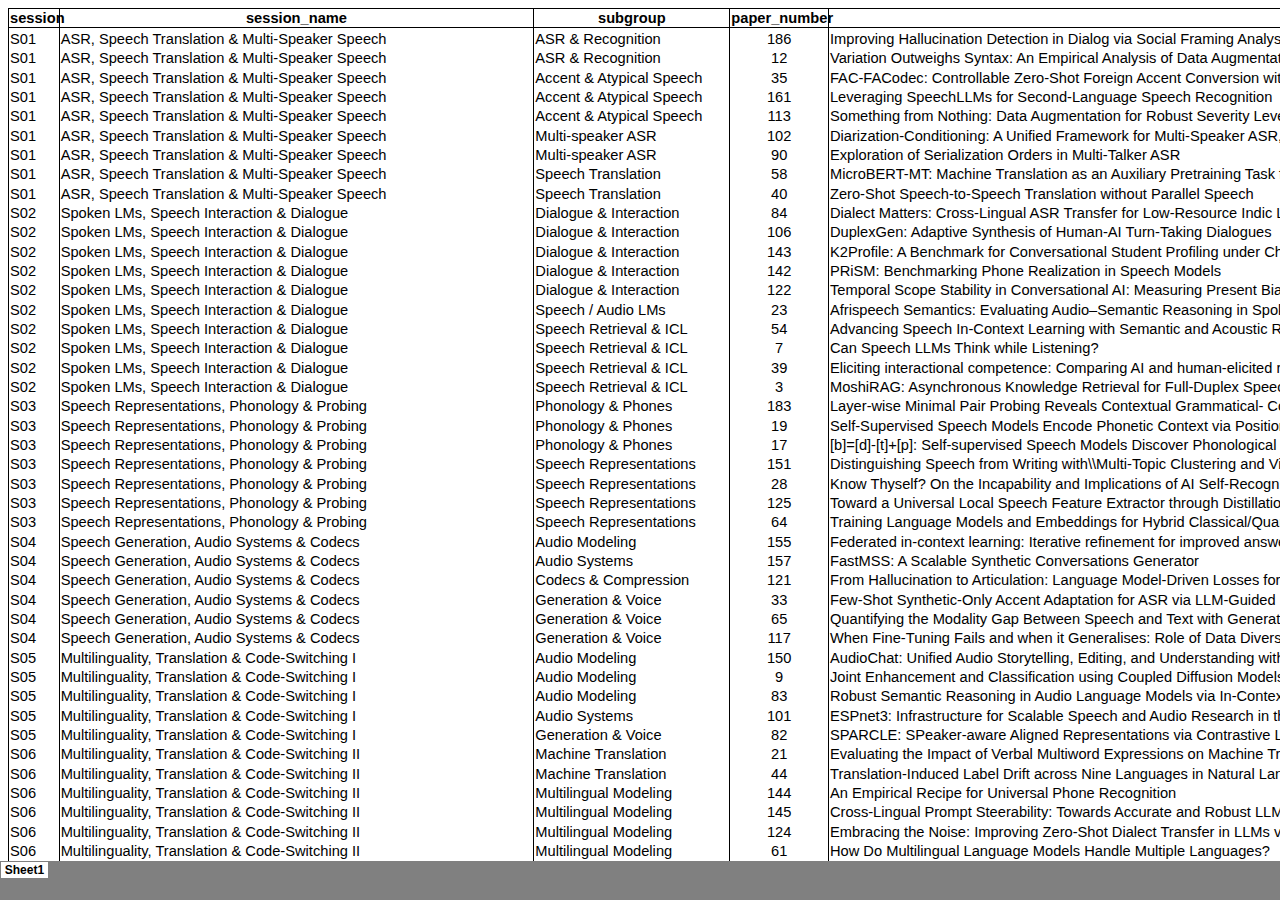
<file: msld_assignments.htm>
<html xmlns:v="urn:schemas-microsoft-com:vml"
xmlns:o="urn:schemas-microsoft-com:office:office"
xmlns:x="urn:schemas-microsoft-com:office:excel"
xmlns="http://www.w3.org/TR/REC-html40">

<head>
<meta name="Excel Workbook Frameset">
<meta http-equiv=Content-Type content="text/html; charset=windows-1252">
<meta name=ProgId content=Excel.Sheet>
<meta name=Generator content="Microsoft Excel 15">
<link rel=File-List href="msld_assignments_files/filelist.xml">
<![if !supportTabStrip]>
<link id="shLink" href="msld_assignments_files/sheet001.htm">

<link id="shLink">

<script language="JavaScript">
<!--
 var c_lTabs=1;

 var c_rgszSh=new Array(c_lTabs);
 c_rgszSh[0] = "Sheet1";



 var c_rgszClr=new Array(8);
 c_rgszClr[0]="window";
 c_rgszClr[1]="buttonface";
 c_rgszClr[2]="windowframe";
 c_rgszClr[3]="windowtext";
 c_rgszClr[4]="threedlightshadow";
 c_rgszClr[5]="threedhighlight";
 c_rgszClr[6]="threeddarkshadow";
 c_rgszClr[7]="threedshadow";

 var g_iShCur;
 var g_rglTabX=new Array(c_lTabs);

function fnGetIEVer()
{
 var ua=window.navigator.userAgent
 var msie=ua.indexOf("MSIE")
 if (msie>0 && window.navigator.platform=="Win32")
  return parseInt(ua.substring(msie+5,ua.indexOf(".", msie)));
 else
  return 0;
}

function fnBuildFrameset()
{
 var szHTML="<frameset rows=\"*,18\" border=0 width=0 frameborder=no framespacing=0>"+
  "<frame src=\""+document.all.item("shLink")[0].href+"\" name=\"frSheet\" noresize>"+
  "<frameset cols=\"54,*\" border=0 width=0 frameborder=no framespacing=0>"+
  "<frame src=\"\" name=\"frScroll\" marginwidth=0 marginheight=0 scrolling=no>"+
  "<frame src=\"\" name=\"frTabs\" marginwidth=0 marginheight=0 scrolling=no>"+
  "</frameset></frameset><plaintext>";

 with (document) {
  open("text/html","replace");
  write(szHTML);
  close();
 }

 fnBuildTabStrip();
}

function fnBuildTabStrip()
{
 var szHTML=
  "<html><head><style>.clScroll {font:8pt Courier New;color:"+c_rgszClr[6]+";cursor:default;line-height:10pt;}"+
  ".clScroll2 {font:10pt Arial;color:"+c_rgszClr[6]+";cursor:default;line-height:11pt;}</style></head>"+
  "<body onclick=\"event.returnValue=false;\" ondragstart=\"event.returnValue=false;\" onselectstart=\"event.returnValue=false;\" bgcolor="+c_rgszClr[4]+" topmargin=0 leftmargin=0><table cellpadding=0 cellspacing=0 width=100%>"+
  "<tr><td colspan=6 height=1 bgcolor="+c_rgszClr[2]+"></td></tr>"+
  "<tr><td style=\"font:1pt\">&nbsp;<td>"+
  "<td valign=top id=tdScroll class=\"clScroll\" onclick=\"parent.fnFastScrollTabs(0);\" onmouseover=\"parent.fnMouseOverScroll(0);\" onmouseout=\"parent.fnMouseOutScroll(0);\"><a>&#171;</a></td>"+
  "<td valign=top id=tdScroll class=\"clScroll2\" onclick=\"parent.fnScrollTabs(0);\" ondblclick=\"parent.fnScrollTabs(0);\" onmouseover=\"parent.fnMouseOverScroll(1);\" onmouseout=\"parent.fnMouseOutScroll(1);\"><a>&lt</a></td>"+
  "<td valign=top id=tdScroll class=\"clScroll2\" onclick=\"parent.fnScrollTabs(1);\" ondblclick=\"parent.fnScrollTabs(1);\" onmouseover=\"parent.fnMouseOverScroll(2);\" onmouseout=\"parent.fnMouseOutScroll(2);\"><a>&gt</a></td>"+
  "<td valign=top id=tdScroll class=\"clScroll\" onclick=\"parent.fnFastScrollTabs(1);\" onmouseover=\"parent.fnMouseOverScroll(3);\" onmouseout=\"parent.fnMouseOutScroll(3);\"><a>&#187;</a></td>"+
  "<td style=\"font:1pt\">&nbsp;<td></tr></table></body></html>";

 with (frames['frScroll'].document) {
  open("text/html","replace");
  write(szHTML);
  close();
 }

 szHTML =
  "<html><head>"+
  "<style>A:link,A:visited,A:active {text-decoration:none;"+"color:"+c_rgszClr[3]+";}"+
  ".clTab {cursor:hand;background:"+c_rgszClr[1]+";font:9pt Arial;padding-left:3px;padding-right:3px;text-align:center;}"+
  ".clBorder {background:"+c_rgszClr[2]+";font:1pt;}"+
  "</style></head><body onload=\"parent.fnInit();\" onselectstart=\"event.returnValue=false;\" ondragstart=\"event.returnValue=false;\" bgcolor="+c_rgszClr[4]+
  " topmargin=0 leftmargin=0><table id=tbTabs cellpadding=0 cellspacing=0>";

 var iCellCount=(c_lTabs+1)*2;

 var i;
 for (i=0;i<iCellCount;i+=2)
  szHTML+="<col width=1><col>";

 var iRow;
 for (iRow=0;iRow<6;iRow++) {

  szHTML+="<tr>";

  if (iRow==5)
   szHTML+="<td colspan="+iCellCount+"></td>";
  else {
   if (iRow==0) {
    for(i=0;i<iCellCount;i++)
     szHTML+="<td height=1 class=\"clBorder\"></td>";
   } else if (iRow==1) {
    for(i=0;i<c_lTabs;i++) {
     szHTML+="<td height=1 nowrap class=\"clBorder\">&nbsp;</td>";
     szHTML+=
      "<td id=tdTab height=1 nowrap class=\"clTab\" onmouseover=\"parent.fnMouseOverTab("+i+");\" onmouseout=\"parent.fnMouseOutTab("+i+");\">"+
      "<a href=\""+document.all.item("shLink")[i].href+"\" target=\"frSheet\" id=aTab>&nbsp;"+c_rgszSh[i]+"&nbsp;</a></td>";
    }
    szHTML+="<td id=tdTab height=1 nowrap class=\"clBorder\"><a id=aTab>&nbsp;</a></td><td width=100%></td>";
   } else if (iRow==2) {
    for (i=0;i<c_lTabs;i++)
     szHTML+="<td height=1></td><td height=1 class=\"clBorder\"></td>";
    szHTML+="<td height=1></td><td height=1></td>";
   } else if (iRow==3) {
    for (i=0;i<iCellCount;i++)
     szHTML+="<td height=1></td>";
   } else if (iRow==4) {
    for (i=0;i<c_lTabs;i++)
     szHTML+="<td height=1 width=1></td><td height=1></td>";
    szHTML+="<td height=1 width=1></td><td></td>";
   }
  }
  szHTML+="</tr>";
 }

 szHTML+="</table></body></html>";
 with (frames['frTabs'].document) {
  open("text/html","replace");
  charset=document.charset;
  write(szHTML);
  close();
 }
}

function fnInit()
{
 g_rglTabX[0]=0;
 var i;
 for (i=1;i<=c_lTabs;i++)
  with (frames['frTabs'].document.all.tbTabs.rows[1].cells[fnTabToCol(i-1)])
   g_rglTabX[i]=offsetLeft+offsetWidth-6;
}

function fnTabToCol(iTab)
{
 return 2*iTab+1;
}

function fnNextTab(fDir)
{
 var iNextTab=-1;
 var i;

 with (frames['frTabs'].document.body) {
  if (fDir==0) {
   if (scrollLeft>0) {
    for (i=0;i<c_lTabs&&g_rglTabX[i]<scrollLeft;i++);
    if (i<c_lTabs)
     iNextTab=i-1;
   }
  } else {
   if (g_rglTabX[c_lTabs]+6>offsetWidth+scrollLeft) {
    for (i=0;i<c_lTabs&&g_rglTabX[i]<=scrollLeft;i++);
    if (i<c_lTabs)
     iNextTab=i;
   }
  }
 }
 return iNextTab;
}

function fnScrollTabs(fDir)
{
 var iNextTab=fnNextTab(fDir);

 if (iNextTab>=0) {
  frames['frTabs'].scroll(g_rglTabX[iNextTab],0);
  return true;
 } else
  return false;
}

function fnFastScrollTabs(fDir)
{
 if (c_lTabs>16)
  frames['frTabs'].scroll(g_rglTabX[fDir?c_lTabs-1:0],0);
 else
  if (fnScrollTabs(fDir)>0) window.setTimeout("fnFastScrollTabs("+fDir+");",5);
}

function fnSetTabProps(iTab,fActive)
{
 var iCol=fnTabToCol(iTab);
 var i;

 if (iTab>=0) {
  with (frames['frTabs'].document.all) {
   with (tbTabs) {
    for (i=0;i<=4;i++) {
     with (rows[i]) {
      if (i==0)
       cells[iCol].style.background=c_rgszClr[fActive?0:2];
      else if (i>0 && i<4) {
       if (fActive) {
        cells[iCol-1].style.background=c_rgszClr[2];
        cells[iCol].style.background=c_rgszClr[0];
        cells[iCol+1].style.background=c_rgszClr[2];
       } else {
        if (i==1) {
         cells[iCol-1].style.background=c_rgszClr[2];
         cells[iCol].style.background=c_rgszClr[1];
         cells[iCol+1].style.background=c_rgszClr[2];
        } else {
         cells[iCol-1].style.background=c_rgszClr[4];
         cells[iCol].style.background=c_rgszClr[(i==2)?2:4];
         cells[iCol+1].style.background=c_rgszClr[4];
        }
       }
      } else
       cells[iCol].style.background=c_rgszClr[fActive?2:4];
     }
    }
   }
   with (aTab[iTab].style) {
    cursor=(fActive?"default":"hand");
    color=c_rgszClr[3];
   }
  }
 }
}

function fnMouseOverScroll(iCtl)
{
 frames['frScroll'].document.all.tdScroll[iCtl].style.color=c_rgszClr[7];
}

function fnMouseOutScroll(iCtl)
{
 frames['frScroll'].document.all.tdScroll[iCtl].style.color=c_rgszClr[6];
}

function fnMouseOverTab(iTab)
{
 if (iTab!=g_iShCur) {
  var iCol=fnTabToCol(iTab);
  with (frames['frTabs'].document.all) {
   tdTab[iTab].style.background=c_rgszClr[5];
  }
 }
}

function fnMouseOutTab(iTab)
{
 if (iTab>=0) {
  var elFrom=frames['frTabs'].event.srcElement;
  var elTo=frames['frTabs'].event.toElement;

  if ((!elTo) ||
   (elFrom.tagName==elTo.tagName) ||
   (elTo.tagName=="A" && elTo.parentElement!=elFrom) ||
   (elFrom.tagName=="A" && elFrom.parentElement!=elTo)) {

   if (iTab!=g_iShCur) {
    with (frames['frTabs'].document.all) {
     tdTab[iTab].style.background=c_rgszClr[1];
    }
   }
  }
 }
}

function fnSetActiveSheet(iSh)
{
 if (iSh!=g_iShCur) {
  fnSetTabProps(g_iShCur,false);
  fnSetTabProps(iSh,true);
  g_iShCur=iSh;
 }
}

 window.g_iIEVer=fnGetIEVer();
 if (window.g_iIEVer>=4)
  fnBuildFrameset();
//-->
</script>
<![endif]><!--[if gte mso 9]><xml>
 <x:ExcelWorkbook>
  <x:ExcelWorksheets>
   <x:ExcelWorksheet>
    <x:Name>Sheet1</x:Name>
    <x:WorksheetSource HRef="msld_assignments_files/sheet001.htm"/>
   </x:ExcelWorksheet>
  </x:ExcelWorksheets>
  <x:Stylesheet HRef="msld_assignments_files/stylesheet.css"/>
  <x:WindowHeight>11710</x:WindowHeight>
  <x:WindowWidth>25600</x:WindowWidth>
  <x:WindowTopX>32767</x:WindowTopX>
  <x:WindowTopY>32767</x:WindowTopY>
  <x:ProtectStructure>False</x:ProtectStructure>
  <x:ProtectWindows>False</x:ProtectWindows>
 </x:ExcelWorkbook>
</xml><![endif]-->
</head>

<frameset rows="*,39" border=0 width=0 frameborder=no framespacing=0>
 <frame src="msld_assignments_files/sheet001.htm" name="frSheet">
 <frame src="msld_assignments_files/tabstrip.htm" name="frTabs" marginwidth=0 marginheight=0>
 <noframes>
  <body>
   <p>This page uses frames, but your browser doesn't support them.</p>
  </body>
 </noframes>
</frameset>
</html>
</file>
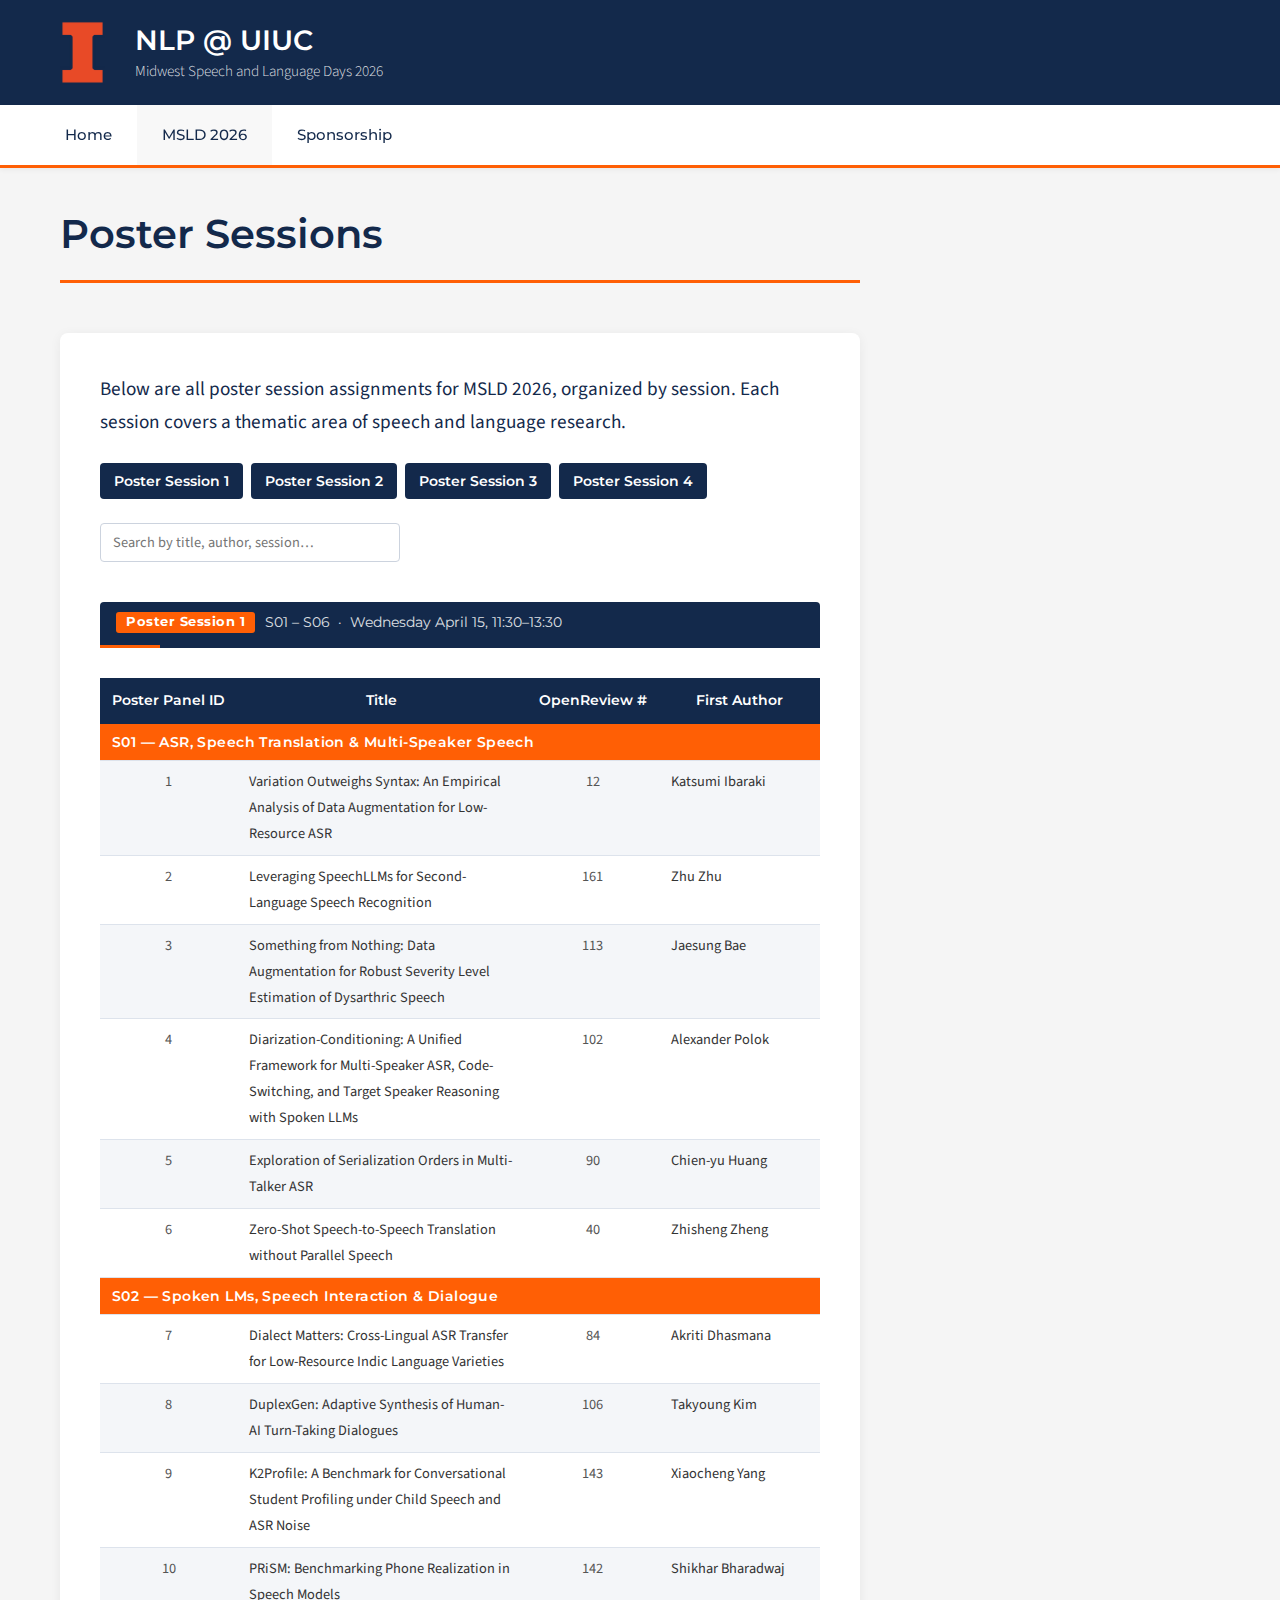
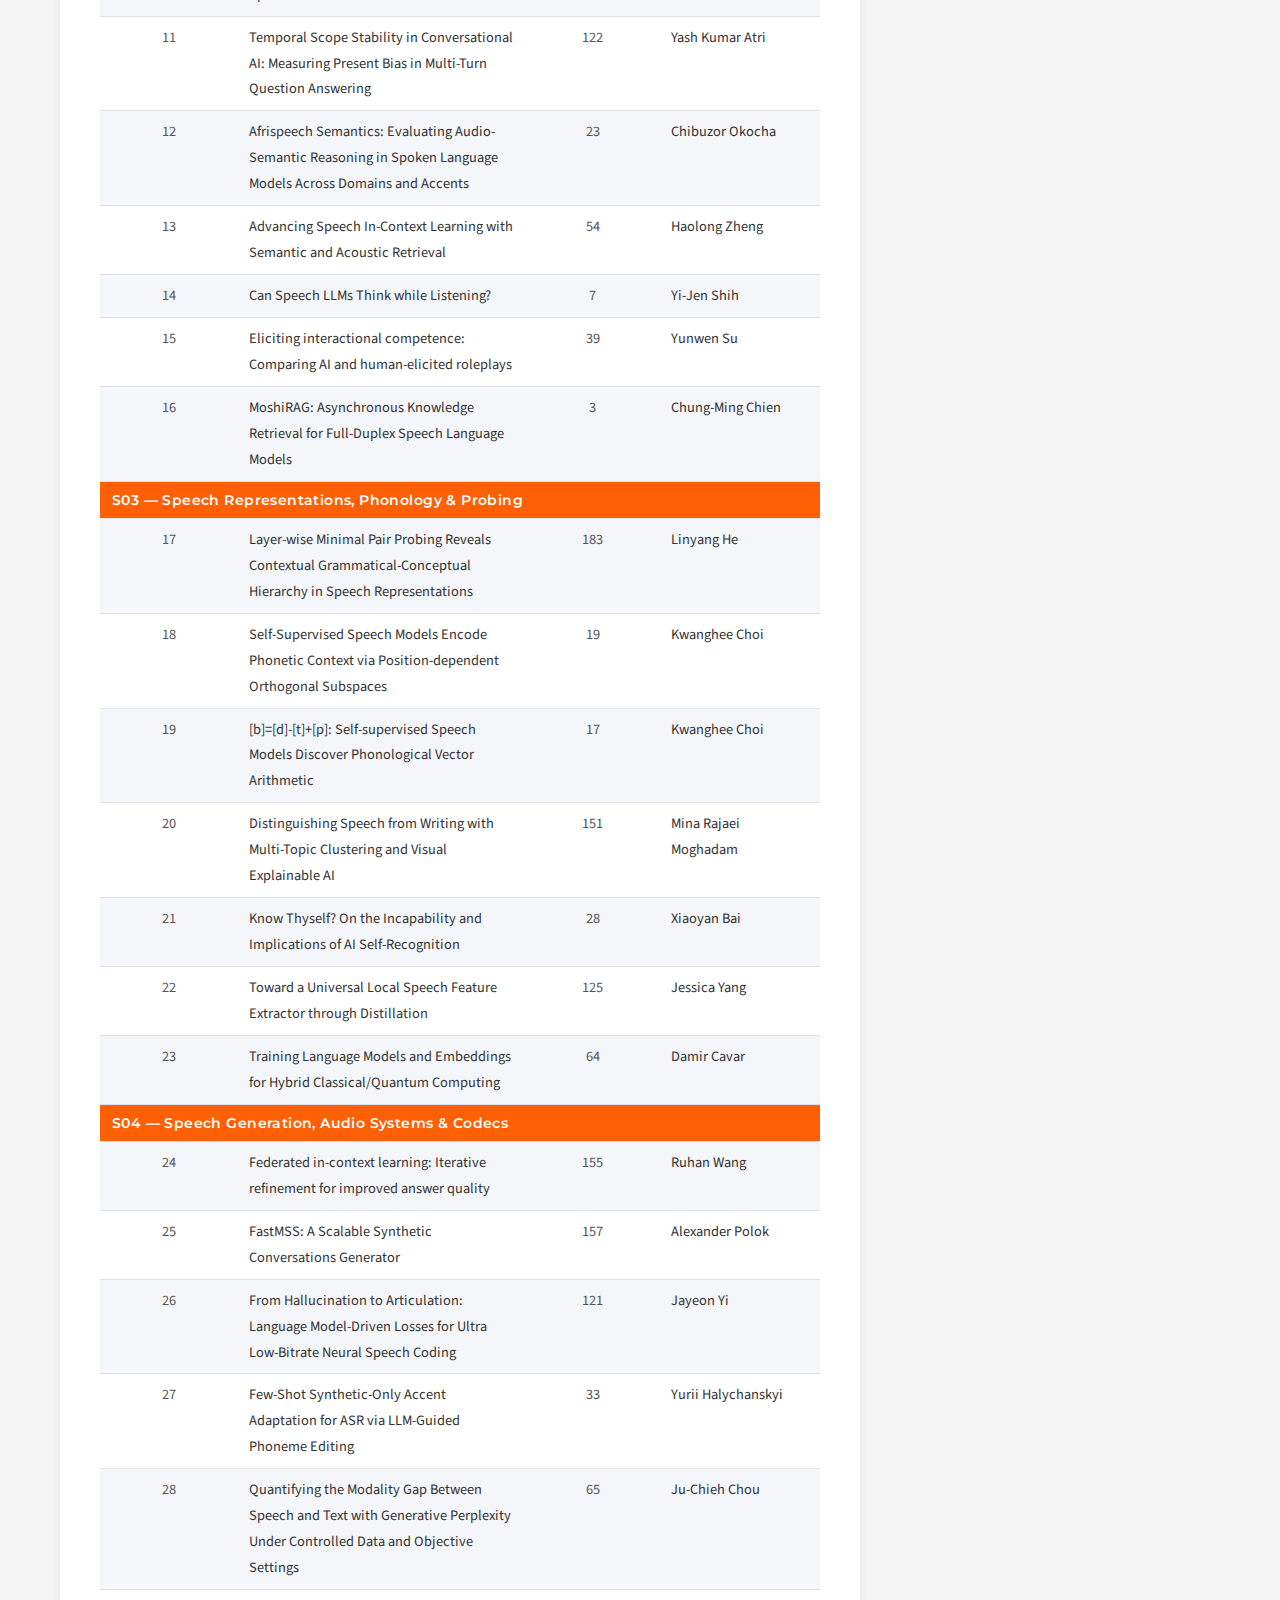
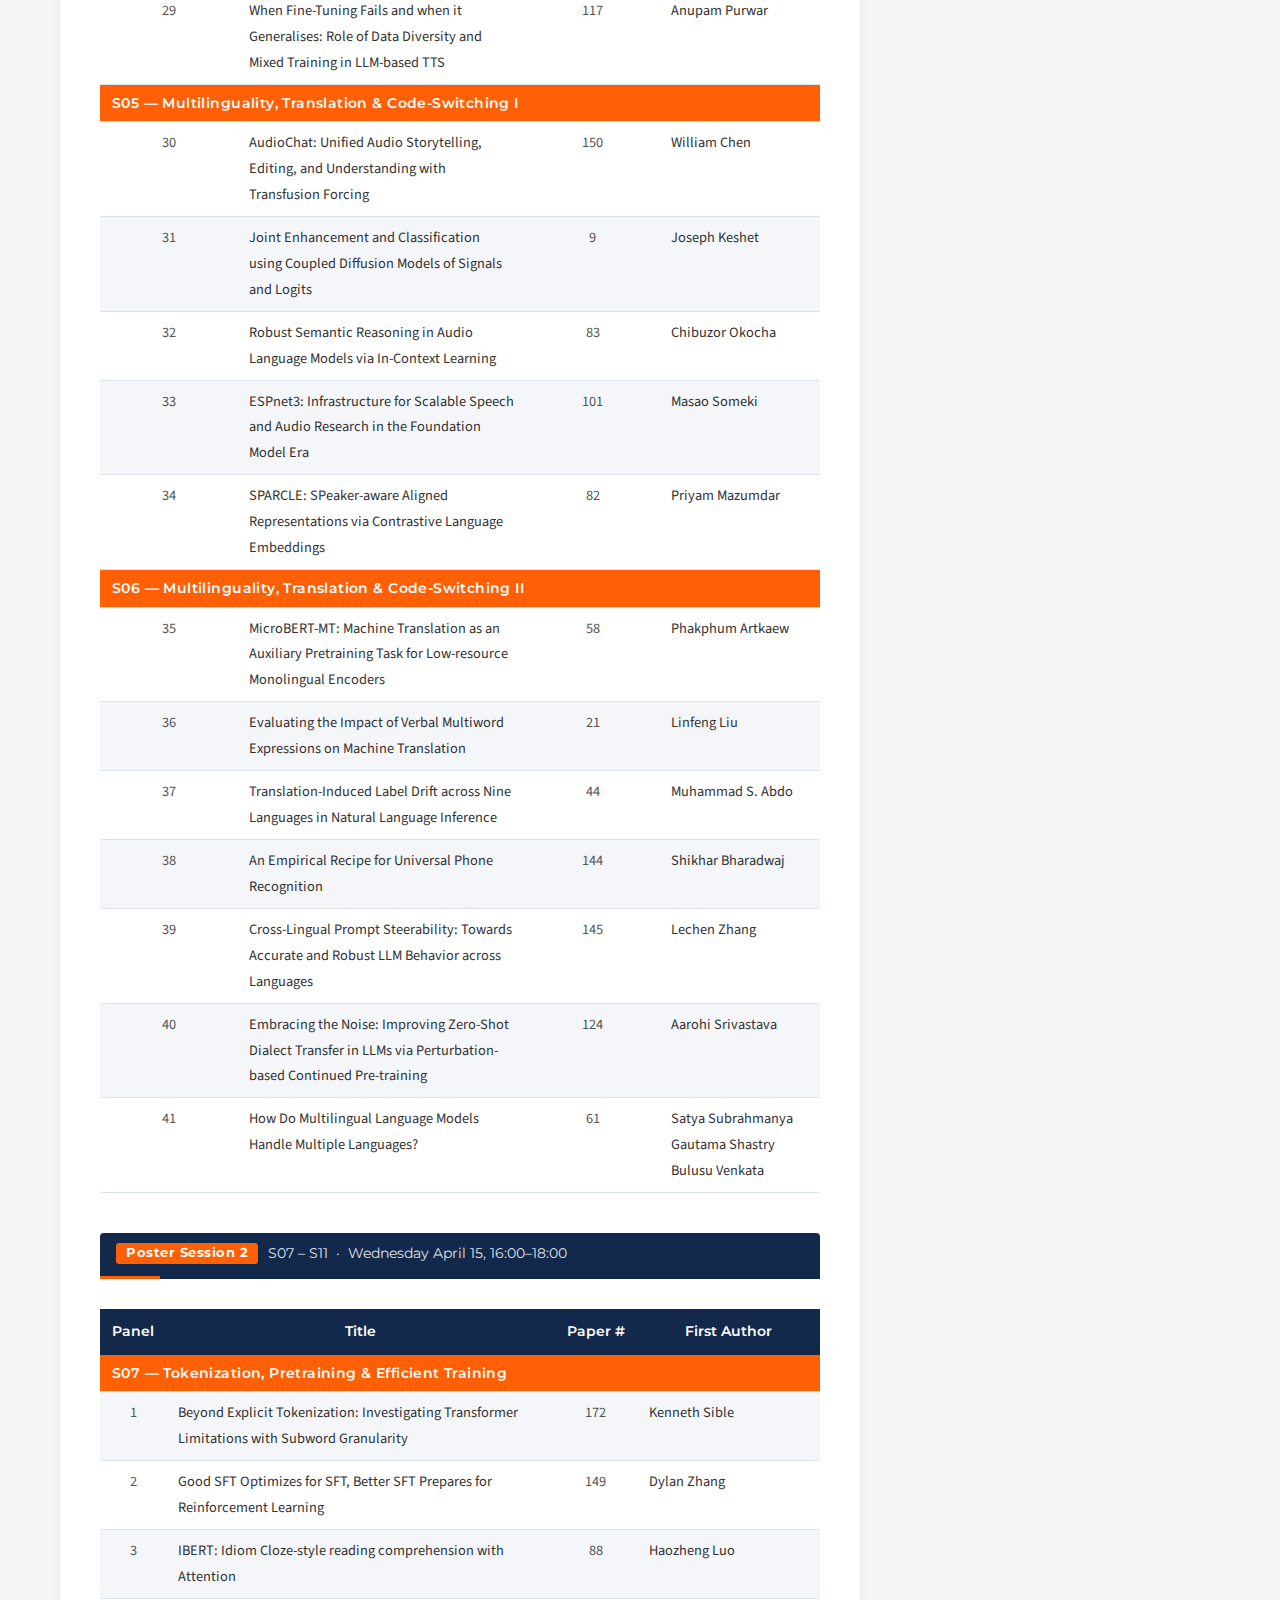
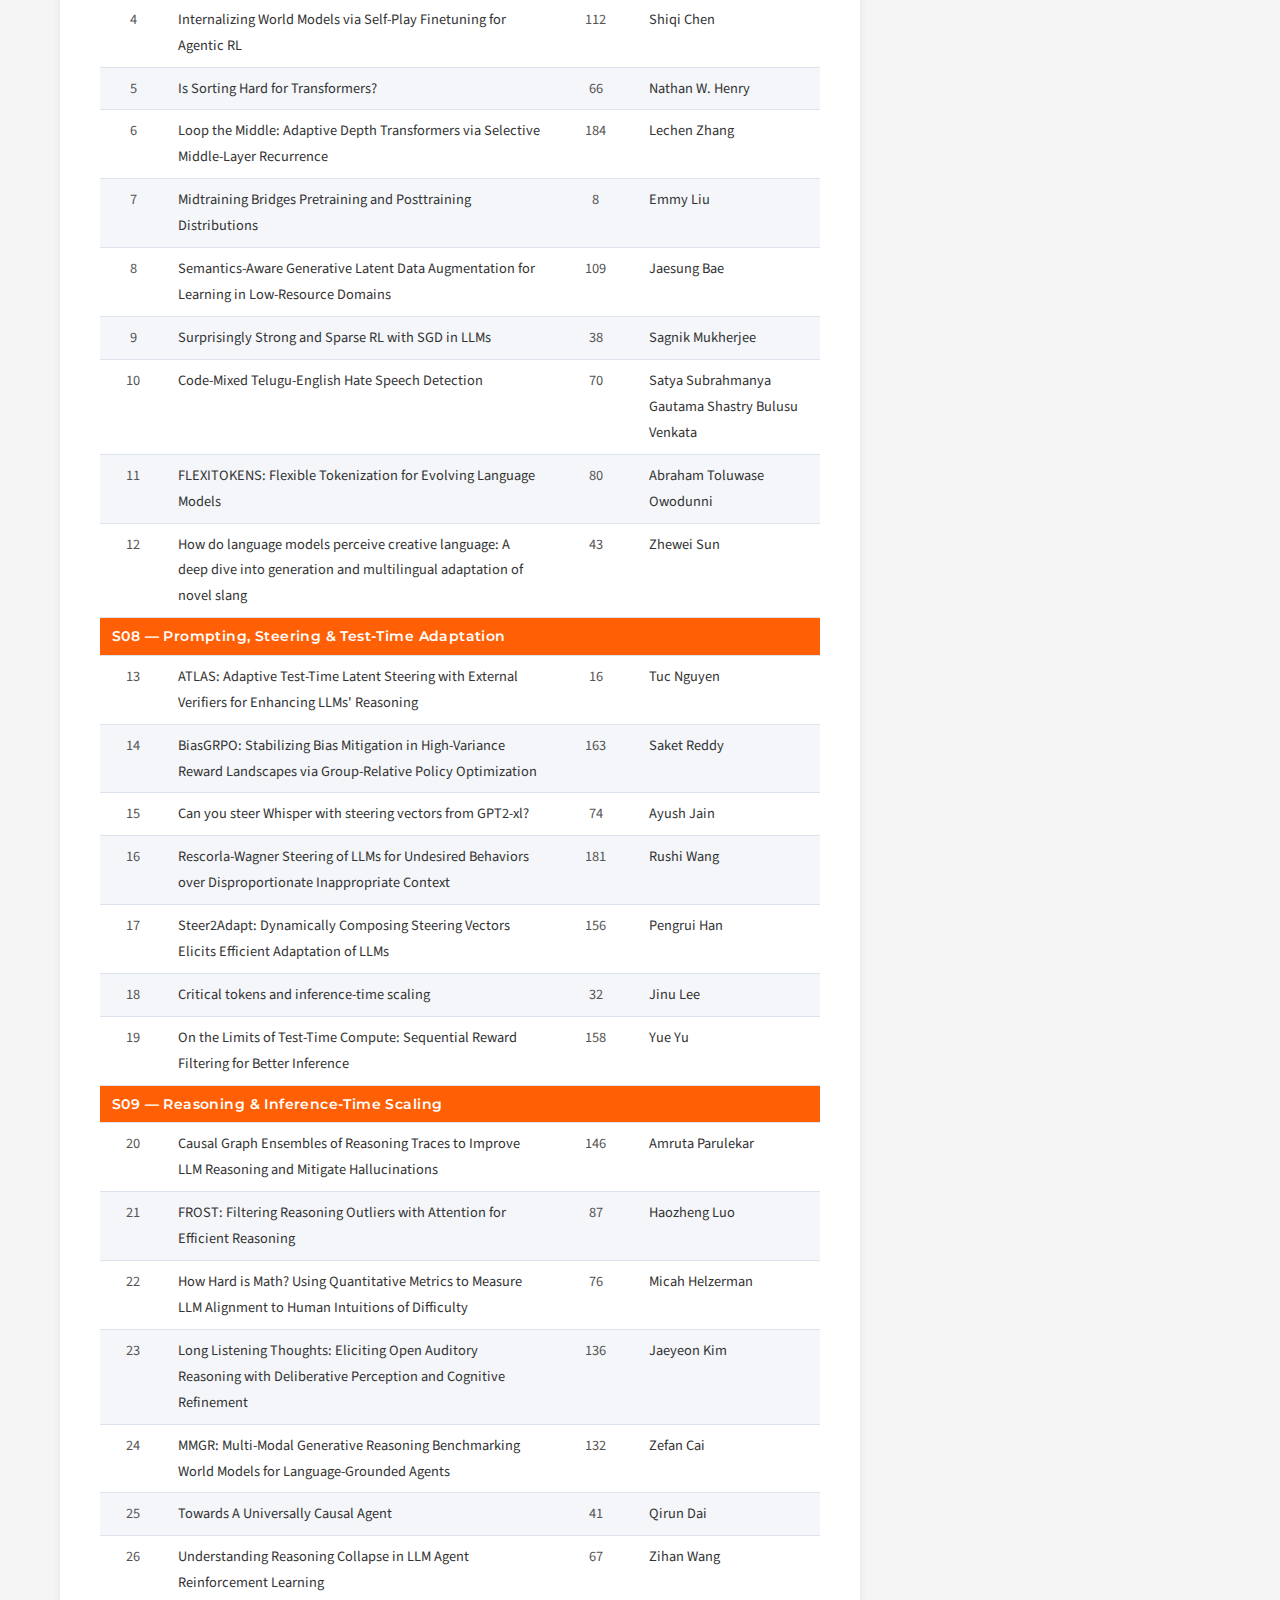
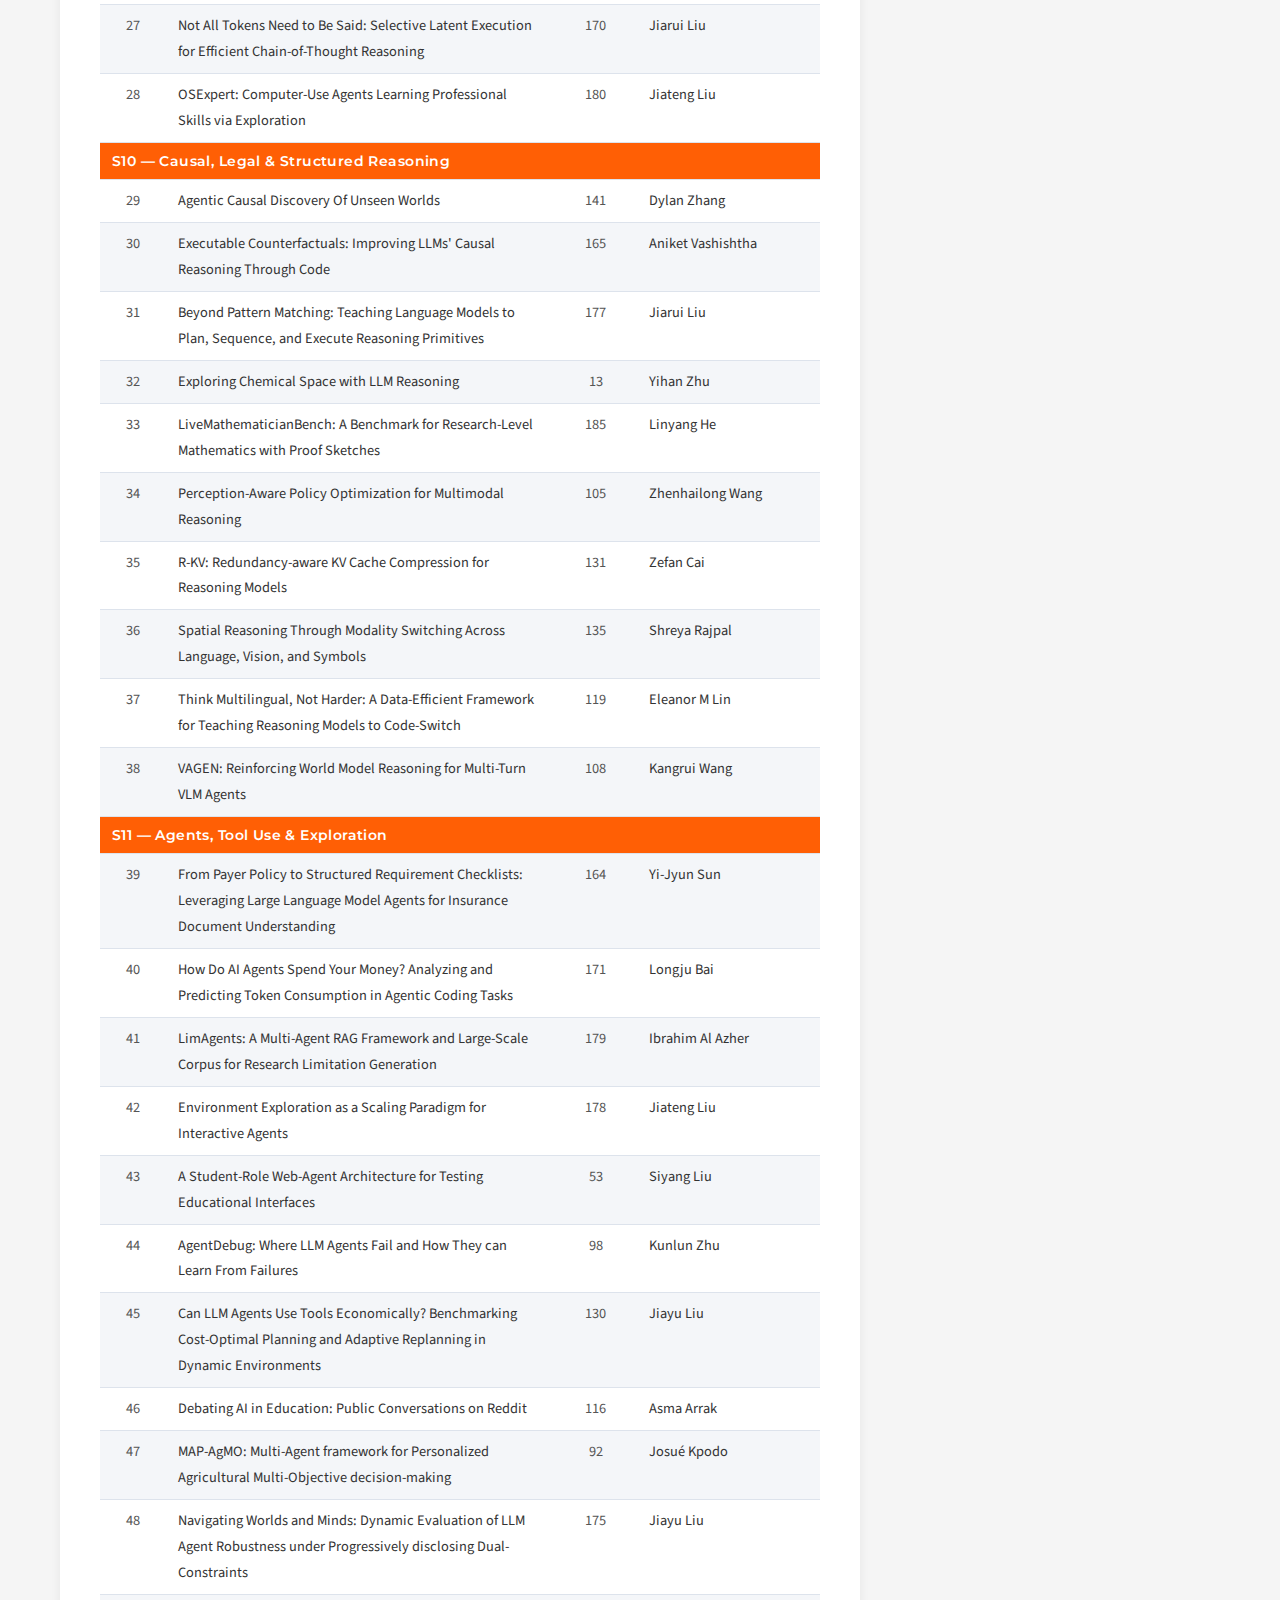
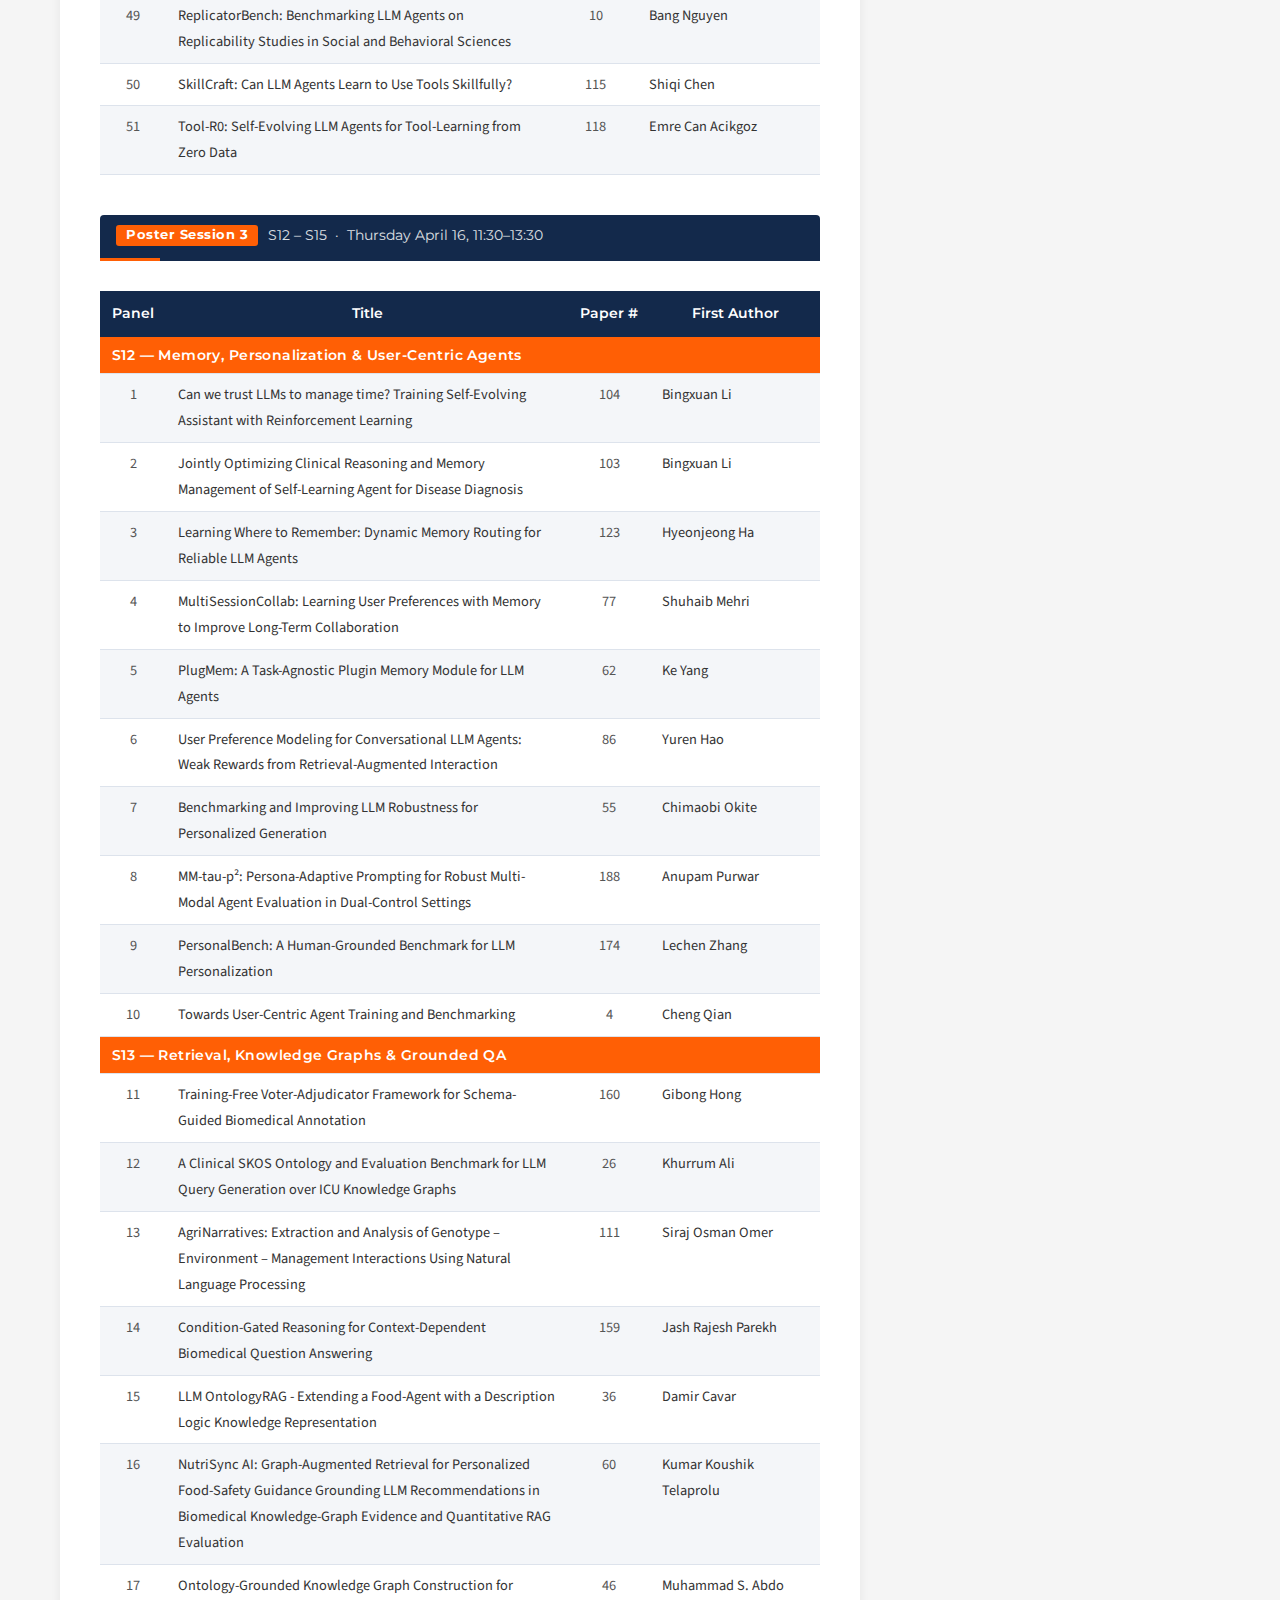
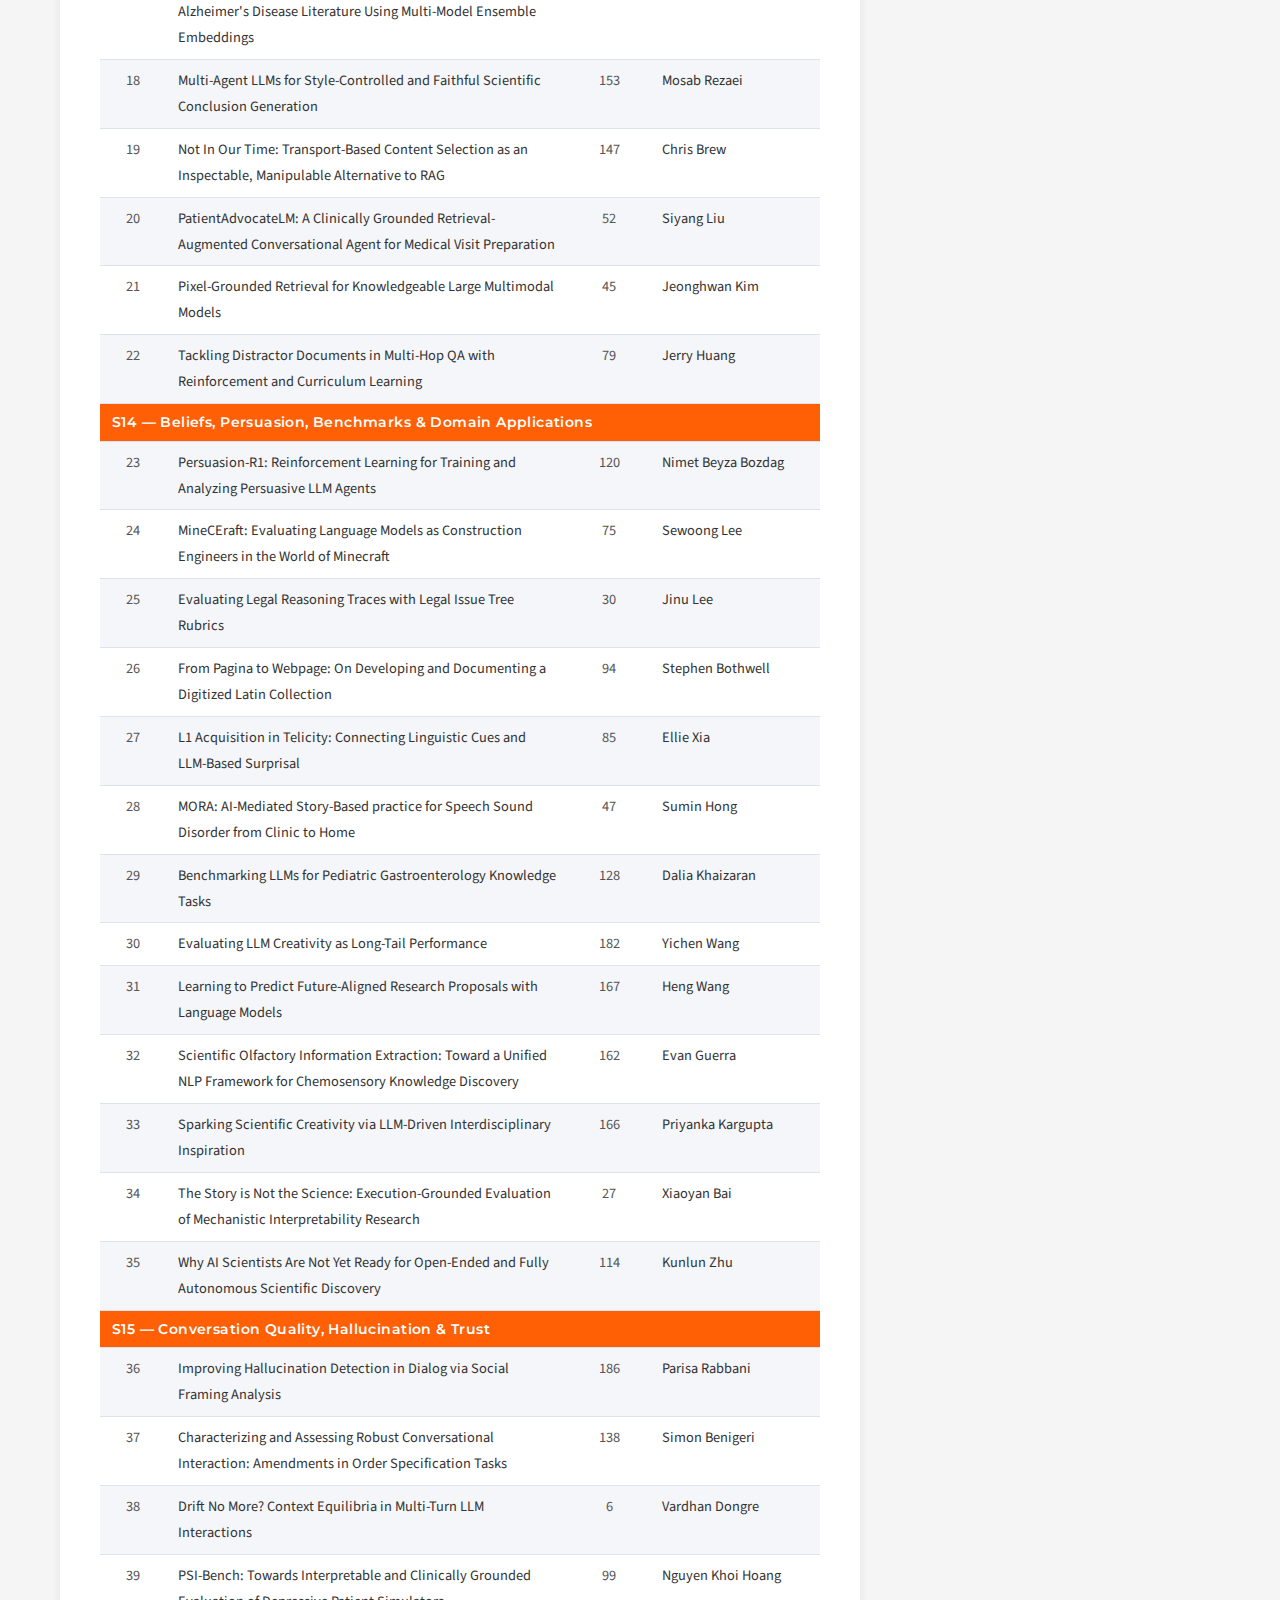
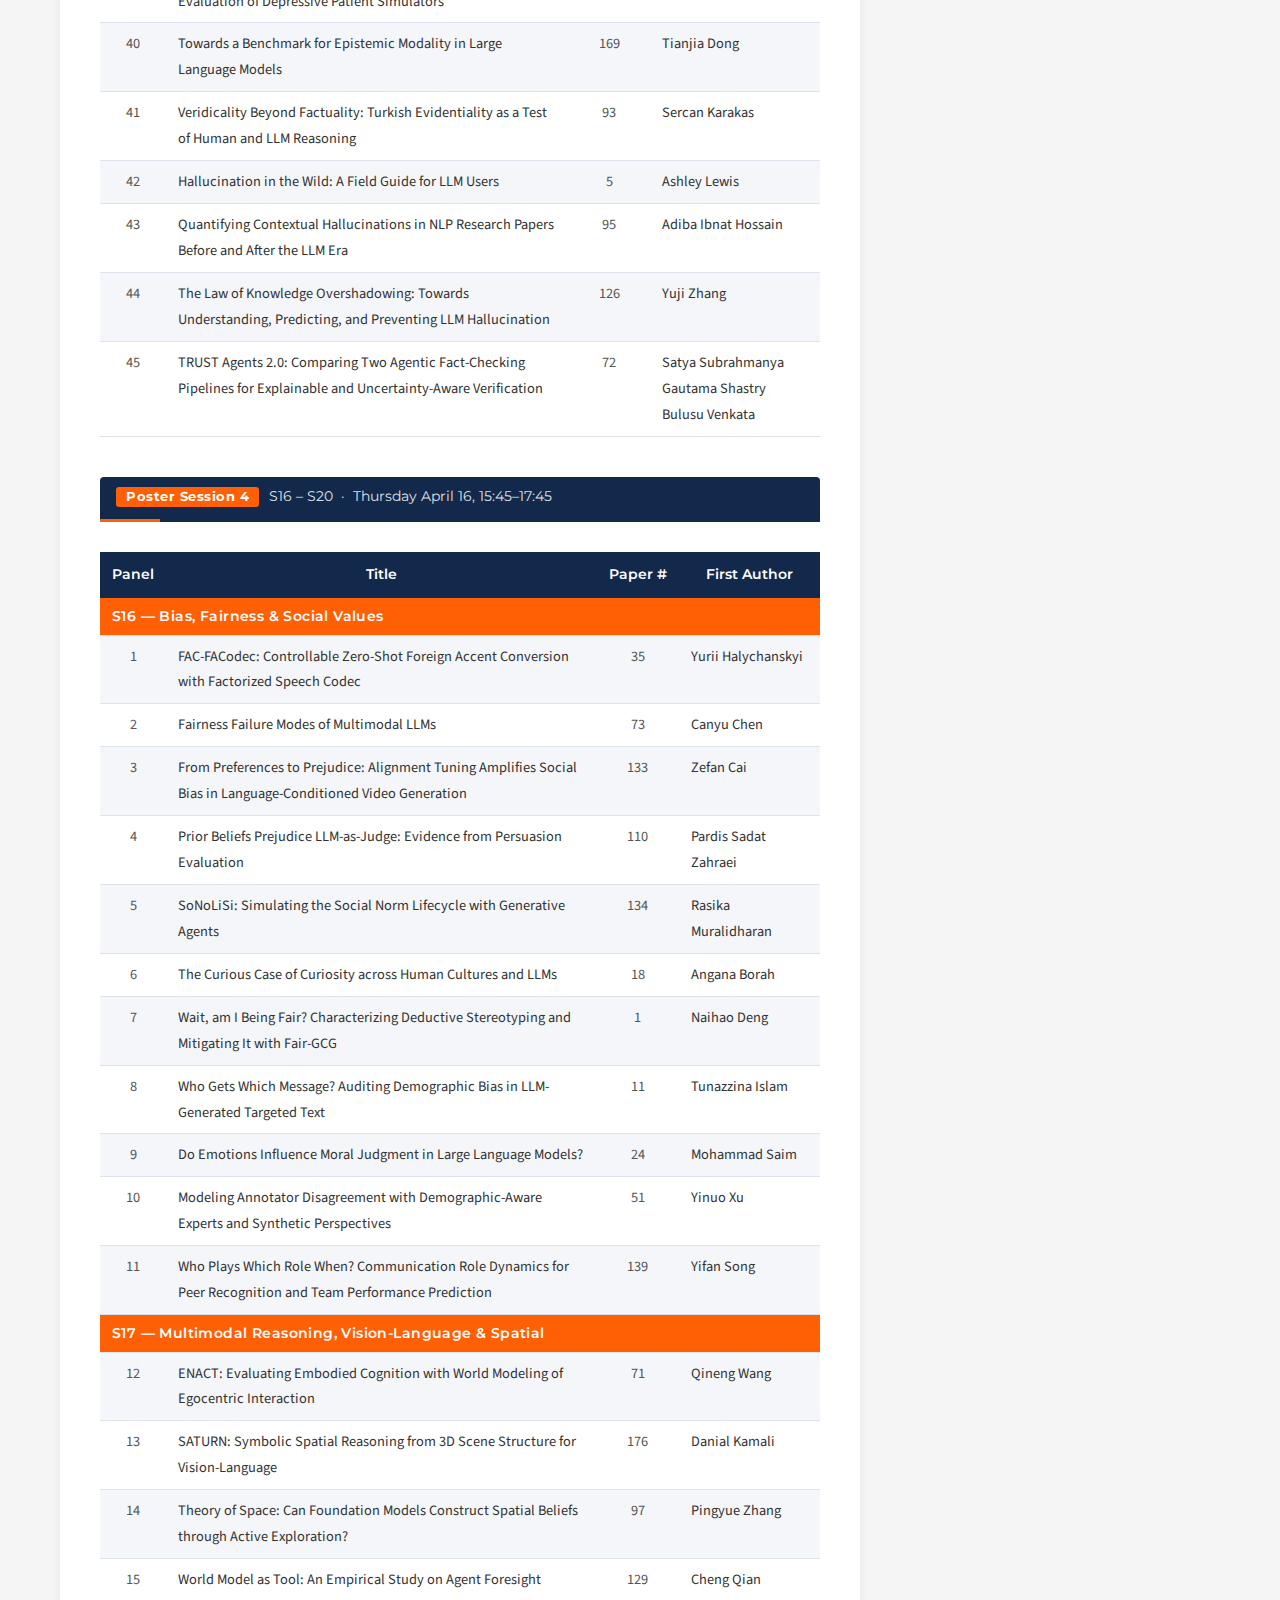
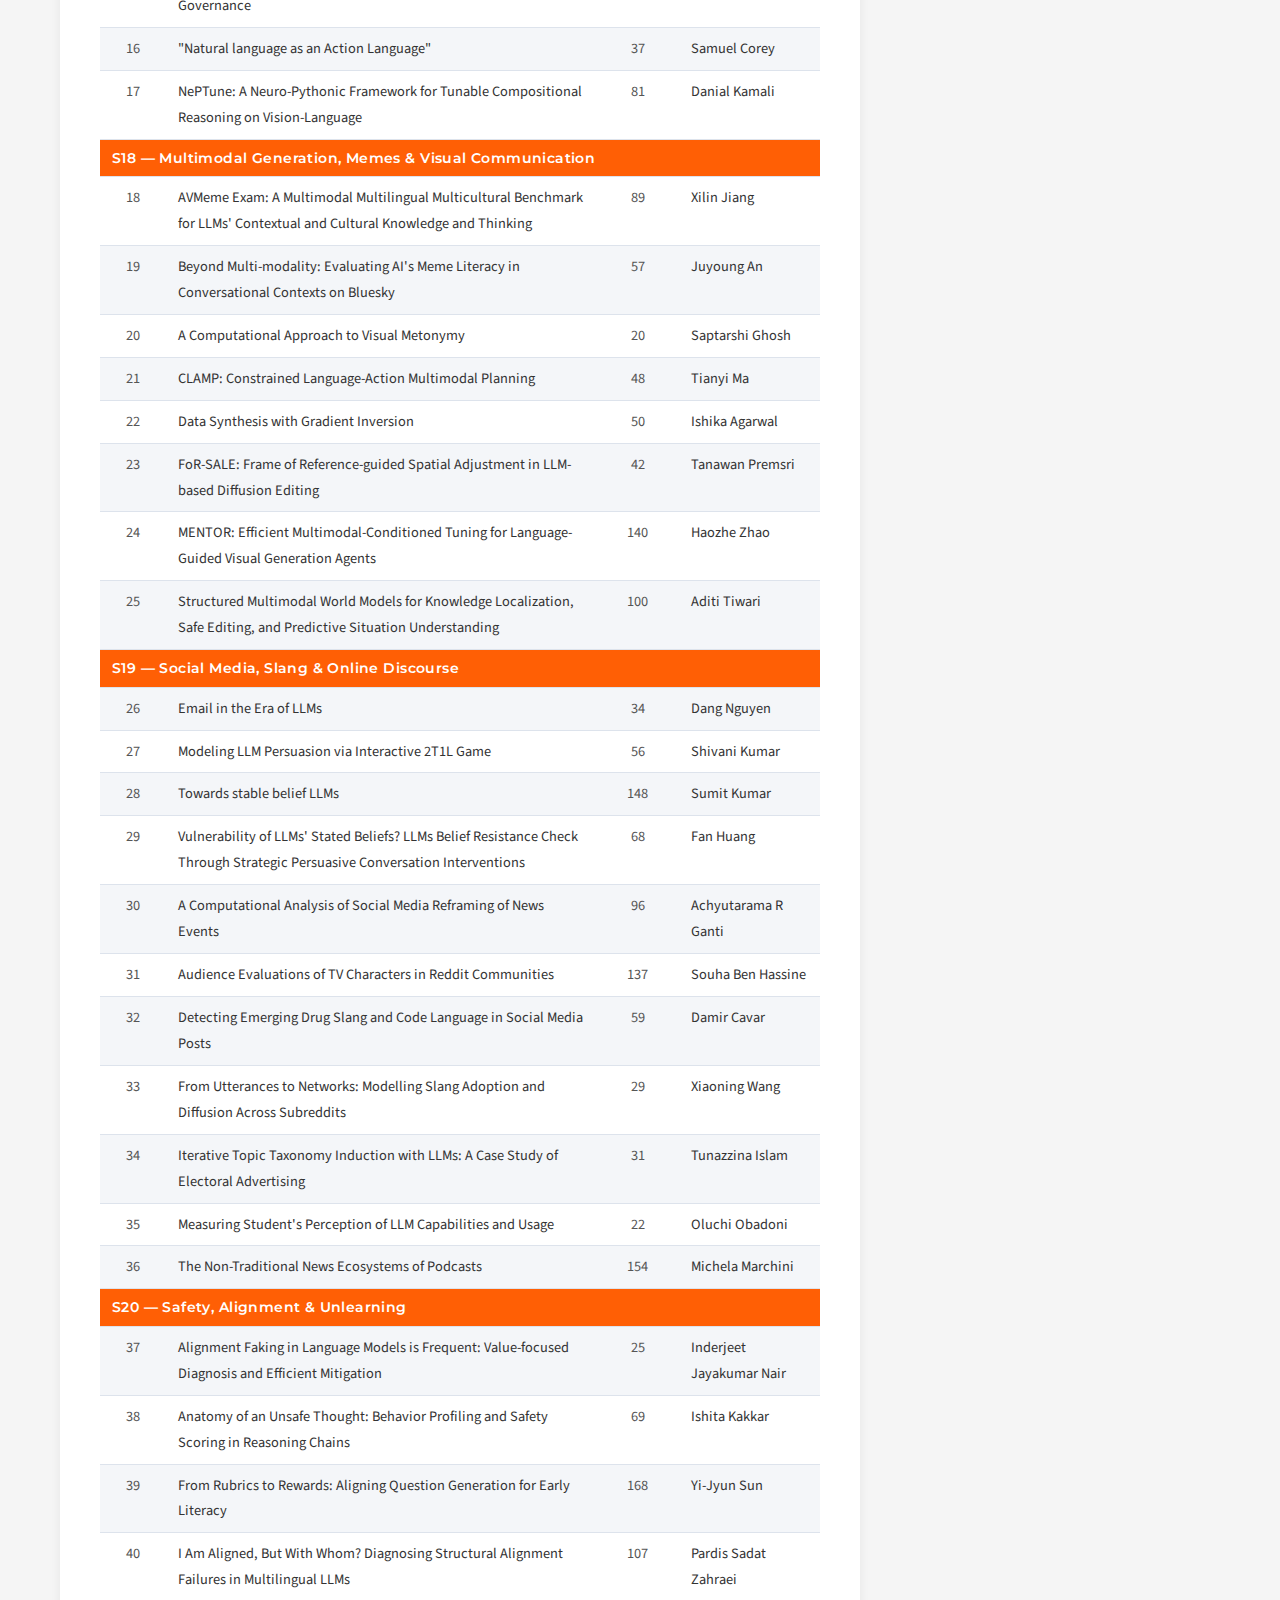
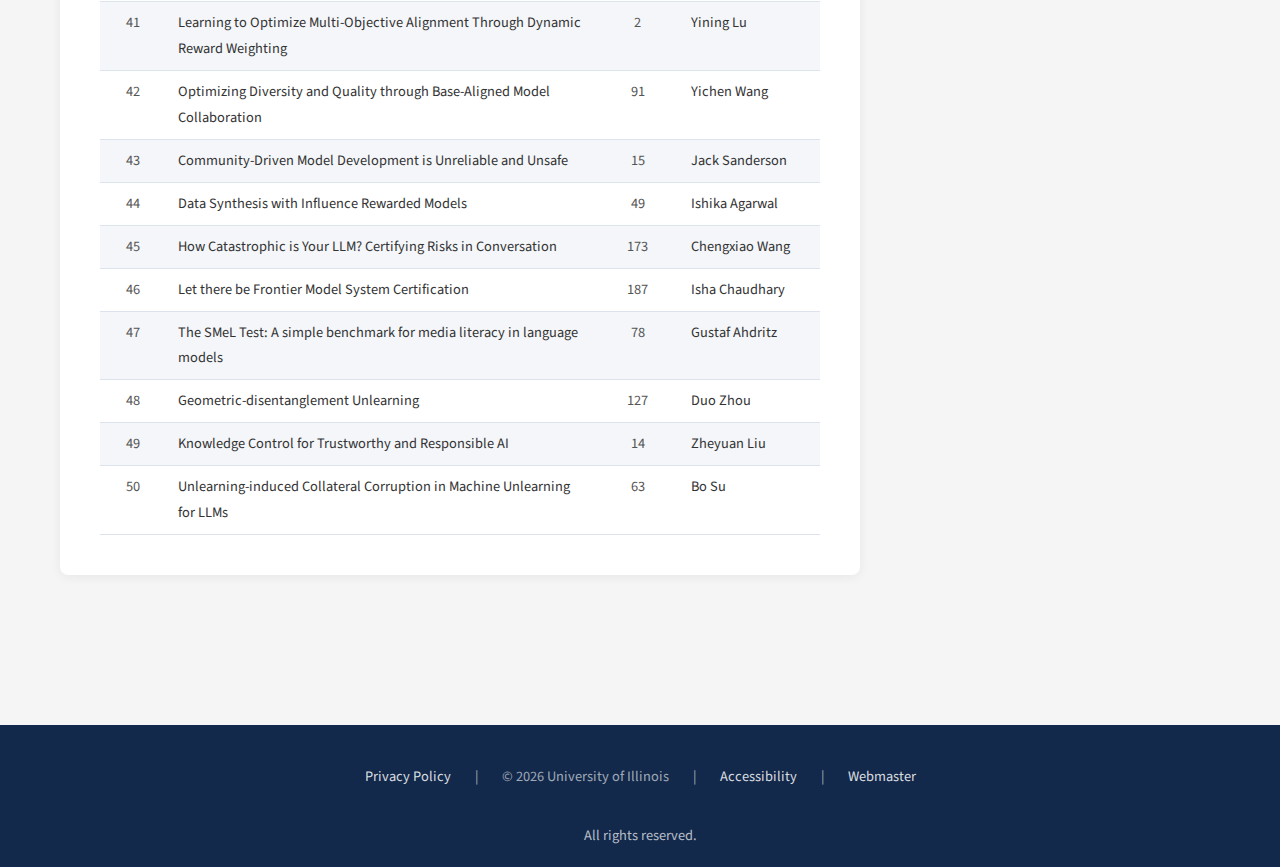
<file: msld_poster_sessions.html>
<!DOCTYPE html>
<html lang="en-US">
<head>
  <meta charset="UTF-8">
  <meta name="viewport" content="width=device-width, initial-scale=1">

  <title>MSLD 2026 Poster Sessions | NLP @ UIUC</title>

  <link rel="preconnect" href="https://fonts.googleapis.com">
  <link href="https://fonts.googleapis.com/css2?family=Montserrat:wght@400;500;600;700&family=Source+Sans+Pro:wght@300;400;600;700&display=swap" rel="stylesheet">
  <link href="https://maxcdn.bootstrapcdn.com/font-awesome/4.7.0/css/font-awesome.min.css" rel="stylesheet">

  <link rel="stylesheet" href="style.css?v=20260316" media="all" />
  <style>
  .site-topbar{background:#13294B;color:rgba(255,255,255,.9);padding:8px 0;font-size:.85rem}
  .site-header{background:#13294B!important;color:#fff!important;padding:20px 0}
  .site-title a{color:#fff!important}.main-navigation{background:#fff!important;border-bottom:3px solid #FF5F05!important}
  .menu-item a{color:#13294B!important;font-family:"Montserrat",Arial,sans-serif!important}
  .logo-container{flex-shrink:0;max-width:120px;overflow:hidden}
  .cs-logo{height:65px!important;width:auto!important;max-width:100%!important;display:block!important;object-fit:contain!important}

  .poster-table-wrapper {
    overflow-x: auto;
    margin-top: 1.5rem;
  }
  .poster-table {
    width: 100%;
    border-collapse: collapse;
    font-size: 0.9rem;
    font-family: "Source Sans Pro", sans-serif;
  }
  .poster-table thead tr {
    background: #13294B;
    color: #fff;
  }
  .poster-table th {
    padding: 10px 12px;
    text-align: center;
    font-family: "Montserrat", sans-serif;
    font-weight: 600;
    white-space: nowrap;
  }
  .poster-table tbody tr:nth-child(even) {
    background: #f4f6f9;
  }
  .poster-table tbody tr:hover {
    background: #e8edf5;
  }
  .poster-table td {
    padding: 8px 12px;
    border-bottom: 1px solid #dde3ec;
    vertical-align: top;
  }
  .session-group-header td {
    background: #FF5F05 !important;
    color: #fff;
    font-family: "Montserrat", sans-serif;
    font-weight: 600;
    font-size: 0.85rem;
    padding: 6px 12px;
    letter-spacing: 0.03em;
  }
  .session-id {
    font-weight: 700;
    color: #13294B;
    white-space: nowrap;
  }
  .paper-num {
    text-align: center;
    white-space: nowrap;
    color: #555;
  }
  .subgroup-tag {
    display: inline-block;
    background: #e8edf5;
    color: #13294B;
    border-radius: 3px;
    padding: 2px 7px;
    font-size: 0.8rem;
    white-space: nowrap;
  }

  .filter-bar {
    margin-bottom: 1rem;
    display: flex;
    align-items: center;
    gap: 0.5rem;
  }
  .filter-bar input {
    padding: 8px 12px;
    border: 1px solid #ccd3de;
    border-radius: 4px;
    font-size: 0.9rem;
    width: 300px;
    font-family: "Source Sans Pro", sans-serif;
  }
  .filter-bar input:focus {
    outline: none;
    border-color: #13294B;
  }
  .filter-count {
    color: #666;
    font-size: 0.85rem;
  }

  .poster-session-block {
    margin-top: 2.5rem;
  }
  .poster-session-block:first-of-type {
    margin-top: 0;
  }
  .poster-session-heading {
    background: #13294B;
    color: #fff;
    font-family: "Montserrat", sans-serif;
    font-weight: 700;
    font-size: 1rem;
    padding: 10px 16px;
    border-radius: 4px 4px 0 0;
    margin-bottom: 0;
    display: flex;
    align-items: center;
    gap: 10px;
    scroll-margin-top: 80px;
  }
  .poster-session-heading .ps-badge {
    background: #FF5F05;
    color: #fff;
    border-radius: 3px;
    padding: 2px 10px;
    font-size: 0.8rem;
    font-weight: 700;
    letter-spacing: 0.04em;
    white-space: nowrap;
  }
  .poster-session-heading .ps-sessions {
    font-size: 0.85rem;
    font-weight: 400;
    opacity: 0.85;
  }

  .jump-links {
    display: flex;
    gap: 0.5rem;
    flex-wrap: wrap;
    margin-bottom: 1.5rem;
  }
  .jump-links a {
    display: inline-block;
    background: #13294B;
    color: #fff !important;
    font-family: "Montserrat", sans-serif;
    font-size: 0.85rem;
    font-weight: 600;
    padding: 6px 14px;
    border-radius: 4px;
    text-decoration: none;
    transition: background 0.15s;
  }
  .jump-links a:hover {
    background: #FF5F05;
  }
  </style>
</head>

<body class="page">
<div id="page" class="site">

  <!-- Header -->
  <header id="masthead" class="site-header" role="banner">
    <div class="inner-container">
      <div class="site-branding">
        <div class="logo-container">
          <a href="index.html">
            <img src="graphics/plain-logo.png" alt="NLP Logo" class="cs-logo">
          </a>
        </div>
        <div class="site-title-wrapper">
          <h1 class="site-title">
            <a href="index.html" rel="home">NLP @ UIUC</a>
          </h1>
          <p class="site-description">
            Midwest Speech and Language Days 2026
          </p>
        </div>
      </div>
    </div>
  </header>

  <!-- Navigation -->
  <nav id="site-navigation" class="main-navigation" role="navigation">
    <div class="inner-container">
      <ul id="primary-menu" class="menu">
        <li class="menu-item"><a href="index.html">Home</a></li>
        <li class="menu-item current-menu-item"><a href="msld.html" aria-current="page">MSLD 2026</a></li>
        <li class="menu-item"><a href="msld_sponsorship.html">Sponsorship</a></li>
      </ul>
    </div>
  </nav>

  <!-- Main content -->
  <div id="content" class="site-content">
    <div class="inner-container">
      <main id="main" class="site-main">

        <article class="page type-page">
          <header class="entry-header">
            <div class="entry-header-inner">
              <h1 class="entry-title">Poster Sessions</h1>
            </div>
          </header>

          <div class="entry-content">
            <section class="content-section">
              <p class="lead-text">
                Below are all poster session assignments for MSLD 2026, organized by session.
                Each session covers a thematic area of speech and language research.
              </p>

              <div class="jump-links">
                <a href="#poster-session-1">Poster Session 1</a>
                <a href="#poster-session-2">Poster Session 2</a>
                <a href="#poster-session-3">Poster Session 3</a>
                <a href="#poster-session-4">Poster Session 4</a>
              </div>

              <div class="filter-bar">
                <input type="text" id="filterInput" placeholder="Search by title, author, session&#x2026;" oninput="filterTable()">
                <span class="filter-count" id="filterCount"></span>
              </div>

              <!-- POSTER SESSION 1: S01–S05 -->
              <div class="poster-session-block">
                <h2 class="poster-session-heading" id="poster-session-1">
                  <span class="ps-badge">Poster Session 1</span>
                  <span class="ps-sessions">S01 &ndash; S06 &nbsp;&middot;&nbsp; Wednesday April 15, 11:30&ndash;13:30</span>
                </h2>
              <div class="poster-table-wrapper">
                <table class="poster-table" id="posterTable">
                  <thead>
                    <tr>
                                            <th>Poster Panel ID</th>
                      <th>Title</th>
                      <th>OpenReview #</th>
                    <th>First Author</th>
                    </tr>
                  </thead>
                  <tbody>
                    <!-- S01 -->
                    <tr class="session-group-header">
                      <td colspan="4">S01 &mdash; ASR, Speech Translation &amp; Multi-Speaker Speech</td>
                    </tr>
                    <tr>
                      <td class="paper-num">1</td>
                      <td>Variation Outweighs Syntax: An Empirical Analysis of Data Augmentation for Low-Resource ASR</td>
                      <td class="paper-num">12</td><td>Katsumi Ibaraki</td>
                    </tr>
                    <tr>
                      <td class="paper-num">2</td>
                      <td>Leveraging SpeechLLMs for Second-Language Speech Recognition</td>
                      <td class="paper-num">161</td><td>Zhu Zhu</td>
                    </tr>
                    <tr>
                      <td class="paper-num">3</td>
                      <td>Something from Nothing: Data Augmentation for Robust Severity Level Estimation of Dysarthric Speech</td>
                      <td class="paper-num">113</td><td>Jaesung Bae</td>
                    </tr>
                    <tr>
                      <td class="paper-num">4</td>
                      <td>Diarization-Conditioning: A Unified Framework for Multi-Speaker ASR, Code-Switching, and Target Speaker Reasoning with Spoken LLMs</td>
                      <td class="paper-num">102</td><td>Alexander Polok</td>
                    </tr>
                    <tr>
                      <td class="paper-num">5</td>
                      <td>Exploration of Serialization Orders in Multi-Talker ASR</td>
                      <td class="paper-num">90</td><td>Chien-yu Huang</td>
                    </tr>
                    <tr>
                      <td class="paper-num">6</td>
                      <td>Zero-Shot Speech-to-Speech Translation without Parallel Speech</td>
                      <td class="paper-num">40</td><td>Zhisheng Zheng</td>
                    </tr>

                    <!-- S02 -->
                    <tr class="session-group-header">
                      <td colspan="4">S02 &mdash; Spoken LMs, Speech Interaction &amp; Dialogue</td>
                    </tr>
                    <tr>
                      <td class="paper-num">7</td>
                      <td>Dialect Matters: Cross-Lingual ASR Transfer for Low-Resource Indic Language Varieties</td>
                      <td class="paper-num">84</td><td>Akriti Dhasmana</td>
                    </tr>
                    <tr>
                      <td class="paper-num">8</td>
                      <td>DuplexGen: Adaptive Synthesis of Human-AI Turn-Taking Dialogues</td>
                      <td class="paper-num">106</td><td>Takyoung Kim</td>
                    </tr>
                    <tr>
                      <td class="paper-num">9</td>
                      <td>K2Profile: A Benchmark for Conversational Student Profiling under Child Speech and ASR Noise</td>
                      <td class="paper-num">143</td><td>Xiaocheng Yang</td>
                    </tr>
                    <tr>
                      <td class="paper-num">10</td>
                      <td>PRiSM: Benchmarking Phone Realization in Speech Models</td>
                      <td class="paper-num">142</td><td>Shikhar Bharadwaj</td>
                    </tr>
                    <tr>
                      <td class="paper-num">11</td>
                      <td>Temporal Scope Stability in Conversational AI: Measuring Present Bias in Multi-Turn Question Answering</td>
                      <td class="paper-num">122</td><td>Yash Kumar Atri</td>
                    </tr>
                    <tr>
                      <td class="paper-num">12</td>
                      <td>Afrispeech Semantics: Evaluating Audio-Semantic Reasoning in Spoken Language Models Across Domains and Accents</td>
                      <td class="paper-num">23</td><td>Chibuzor Okocha</td>
                    </tr>
                    <tr>
                      <td class="paper-num">13</td>
                      <td>Advancing Speech In-Context Learning with Semantic and Acoustic Retrieval</td>
                      <td class="paper-num">54</td><td>Haolong Zheng</td>
                    </tr>
                    <tr>
                      <td class="paper-num">14</td>
                      <td>Can Speech LLMs Think while Listening?</td>
                      <td class="paper-num">7</td><td>Yi-Jen Shih</td>
                    </tr>
                    <tr>
                      <td class="paper-num">15</td>
                      <td>Eliciting interactional competence: Comparing AI and human-elicited roleplays</td>
                      <td class="paper-num">39</td><td>Yunwen Su</td>
                    </tr>
                    <tr>
                      <td class="paper-num">16</td>
                      <td>MoshiRAG: Asynchronous Knowledge Retrieval for Full-Duplex Speech Language Models</td>
                      <td class="paper-num">3</td><td>Chung-Ming Chien</td>
                    </tr>

                    <!-- S03 -->
                    <tr class="session-group-header">
                      <td colspan="4">S03 &mdash; Speech Representations, Phonology &amp; Probing</td>
                    </tr>
                    <tr>
                      <td class="paper-num">17</td>
                      <td>Layer-wise Minimal Pair Probing Reveals Contextual Grammatical-Conceptual Hierarchy in Speech Representations</td>
                      <td class="paper-num">183</td><td>Linyang He</td>
                    </tr>
                    <tr>
                      <td class="paper-num">18</td>
                      <td>Self-Supervised Speech Models Encode Phonetic Context via Position-dependent Orthogonal Subspaces</td>
                      <td class="paper-num">19</td><td>Kwanghee Choi</td>
                    </tr>
                    <tr>
                      <td class="paper-num">19</td>
                      <td>[b]=[d]-[t]+[p]: Self-supervised Speech Models Discover Phonological Vector Arithmetic</td>
                      <td class="paper-num">17</td><td>Kwanghee Choi</td>
                    </tr>
                    <tr>
                      <td class="paper-num">20</td>
                      <td>Distinguishing Speech from Writing with Multi-Topic Clustering and Visual Explainable AI</td>
                      <td class="paper-num">151</td><td>Mina Rajaei Moghadam</td>
                    </tr>
                    <tr>
                      <td class="paper-num">21</td>
                      <td>Know Thyself? On the Incapability and Implications of AI Self-Recognition</td>
                      <td class="paper-num">28</td><td>Xiaoyan Bai</td>
                    </tr>
                    <tr>
                      <td class="paper-num">22</td>
                      <td>Toward a Universal Local Speech Feature Extractor through Distillation</td>
                      <td class="paper-num">125</td><td>Jessica Yang</td>
                    </tr>
                    <tr>
                      <td class="paper-num">23</td>
                      <td>Training Language Models and Embeddings for Hybrid Classical/Quantum Computing</td>
                      <td class="paper-num">64</td><td>Damir Cavar</td>
                    </tr>

                    <!-- S04 -->
                    <tr class="session-group-header">
                      <td colspan="4">S04 &mdash; Speech Generation, Audio Systems &amp; Codecs</td>
                    </tr>
                    <tr>
                      <td class="paper-num">24</td>
                      <td>Federated in-context learning: Iterative refinement for improved answer quality</td>
                      <td class="paper-num">155</td><td>Ruhan Wang</td>
                    </tr>
                    <tr>
                      <td class="paper-num">25</td>
                      <td>FastMSS: A Scalable Synthetic Conversations Generator</td>
                      <td class="paper-num">157</td><td>Alexander Polok</td>
                    </tr>
                    <tr>
                      <td class="paper-num">26</td>
                      <td>From Hallucination to Articulation: Language Model-Driven Losses for Ultra Low-Bitrate Neural Speech Coding</td>
                      <td class="paper-num">121</td><td>Jayeon Yi</td>
                    </tr>
                    <tr>
                      <td class="paper-num">27</td>
                      <td>Few-Shot Synthetic-Only Accent Adaptation for ASR via LLM-Guided Phoneme Editing</td>
                      <td class="paper-num">33</td><td>Yurii Halychanskyi</td>
                    </tr>
                    <tr>
                      <td class="paper-num">28</td>
                      <td>Quantifying the Modality Gap Between Speech and Text with Generative Perplexity Under Controlled Data and Objective Settings</td>
                      <td class="paper-num">65</td><td>Ju-Chieh Chou</td>
                    </tr>
                    <tr>
                      <td class="paper-num">29</td>
                      <td>When Fine-Tuning Fails and when it Generalises: Role of Data Diversity and Mixed Training in LLM-based TTS</td>
                      <td class="paper-num">117</td><td>Anupam Purwar</td>
                    </tr>

                    <!-- S05 -->
                    <tr class="session-group-header">
                      <td colspan="4">S05 &mdash; Multilinguality, Translation &amp; Code-Switching I</td>
                    </tr>
                    <tr>
                      <td class="paper-num">30</td>
                      <td>AudioChat: Unified Audio Storytelling, Editing, and Understanding with Transfusion Forcing</td>
                      <td class="paper-num">150</td><td>William Chen</td>
                    </tr>
                    <tr>
                      <td class="paper-num">31</td>
                      <td>Joint Enhancement and Classification using Coupled Diffusion Models of Signals and Logits</td>
                      <td class="paper-num">9</td><td>Joseph Keshet</td>
                    </tr>
                    <tr>
                      <td class="paper-num">32</td>
                      <td>Robust Semantic Reasoning in Audio Language Models via In-Context Learning</td>
                      <td class="paper-num">83</td><td>Chibuzor Okocha</td>
                    </tr>
                    <tr>
                      <td class="paper-num">33</td>
                      <td>ESPnet3: Infrastructure for Scalable Speech and Audio Research in the Foundation Model Era</td>
                      <td class="paper-num">101</td><td>Masao Someki</td>
                    </tr>
                    <tr>
                      <td class="paper-num">34</td>
                      <td>SPARCLE: SPeaker-aware Aligned Representations via Contrastive Language Embeddings</td>
                      <td class="paper-num">82</td><td>Priyam Mazumdar</td>
                    </tr>

                    <!-- S06 -->
                    <tr class="session-group-header">
                      <td colspan="4">S06 &mdash; Multilinguality, Translation &amp; Code-Switching II</td>
                    </tr>
                    <tr>
                      <td class="paper-num">35</td>
                      <td>MicroBERT-MT: Machine Translation as an Auxiliary Pretraining Task for Low-resource Monolingual Encoders</td>
                      <td class="paper-num">58</td><td>Phakphum Artkaew</td>
                    </tr>
                    <tr>
                      <td class="paper-num">36</td>
                      <td>Evaluating the Impact of Verbal Multiword Expressions on Machine Translation</td>
                      <td class="paper-num">21</td><td>Linfeng Liu</td>
                    </tr>
                    <tr>
                      <td class="paper-num">37</td>
                      <td>Translation-Induced Label Drift across Nine Languages in Natural Language Inference</td>
                      <td class="paper-num">44</td><td>Muhammad S. Abdo</td>
                    </tr>
                    <tr>
                      <td class="paper-num">38</td>
                      <td>An Empirical Recipe for Universal Phone Recognition</td>
                      <td class="paper-num">144</td><td>Shikhar Bharadwaj</td>
                    </tr>
                    <tr>
                      <td class="paper-num">39</td>
                      <td>Cross-Lingual Prompt Steerability: Towards Accurate and Robust LLM Behavior across Languages</td>
                      <td class="paper-num">145</td><td>Lechen Zhang</td>
                    </tr>
                    <tr>
                      <td class="paper-num">40</td>
                      <td>Embracing the Noise: Improving Zero-Shot Dialect Transfer in LLMs via Perturbation-based Continued Pre-training</td>
                      <td class="paper-num">124</td><td>Aarohi Srivastava</td>
                    </tr>
                    <tr>
                      <td class="paper-num">41</td>
                      <td>How Do Multilingual Language Models Handle Multiple Languages?</td>
                      <td class="paper-num">61</td><td>Satya Subrahmanya Gautama Shastry Bulusu Venkata</td>
                    </tr>

                  </tbody>
                </table>
              </div>
              </div><!-- end poster-session-block 1 -->

              <!-- POSTER SESSION 2: S07–S11 -->
              <div class="poster-session-block">
                <h2 class="poster-session-heading" id="poster-session-2">
                  <span class="ps-badge">Poster Session 2</span>
                  <span class="ps-sessions">S07 &ndash; S11 &nbsp;&middot;&nbsp; Wednesday April 15, 16:00&ndash;18:00</span>
                </h2>
              <div class="poster-table-wrapper">
                <table class="poster-table">
                  <thead>
                    <tr>
                                            <th>Panel</th>
                      
                      <th>Title</th>
                      <th>Paper #</th>
                    <th>First Author</th>
                    </tr>
                  </thead>
                  <tbody>
                    <!-- S07 -->
                    <tr class="session-group-header">
                      <td colspan="4">S07 &mdash; Tokenization, Pretraining &amp; Efficient Training</td>
                    </tr>
                    <tr>
                      <td class="paper-num">1</td>
                      <td>Beyond Explicit Tokenization: Investigating Transformer Limitations with Subword Granularity</td>
                      <td class="paper-num">172</td><td>Kenneth Sible</td>
                    </tr>
                    <tr>
                      <td class="paper-num">2</td>
                      <td>Good SFT Optimizes for SFT, Better SFT Prepares for Reinforcement Learning</td>
                      <td class="paper-num">149</td><td>Dylan Zhang</td>
                    </tr>
                    <tr>
                      <td class="paper-num">3</td>
                      <td>IBERT: Idiom Cloze-style reading comprehension with Attention</td>
                      <td class="paper-num">88</td><td>Haozheng Luo</td>
                    </tr>
                    <tr>
                      <td class="paper-num">4</td>
                      <td>Internalizing World Models via Self-Play Finetuning for Agentic RL</td>
                      <td class="paper-num">112</td><td>Shiqi Chen</td>
                    </tr>
                    <tr>
                      <td class="paper-num">5</td>
                      <td>Is Sorting Hard for Transformers?</td>
                      <td class="paper-num">66</td><td>Nathan W. Henry</td>
                    </tr>
                    <tr>
                      <td class="paper-num">6</td>
                      <td>Loop the Middle: Adaptive Depth Transformers via Selective Middle-Layer Recurrence</td>
                      <td class="paper-num">184</td><td>Lechen Zhang</td>
                    </tr>
                    <tr>
                      <td class="paper-num">7</td>
                      <td>Midtraining Bridges Pretraining and Posttraining Distributions</td>
                      <td class="paper-num">8</td><td>Emmy Liu</td>
                    </tr>
                    <tr>
                      <td class="paper-num">8</td>
                      <td>Semantics-Aware Generative Latent Data Augmentation for Learning in Low-Resource Domains</td>
                      <td class="paper-num">109</td><td>Jaesung Bae</td>
                    </tr>
                    <tr>
                      <td class="paper-num">9</td>
                      <td>Surprisingly Strong and Sparse RL with SGD in LLMs</td>
                      <td class="paper-num">38</td><td>Sagnik Mukherjee</td>
                    </tr>
                    <tr>
                      <td class="paper-num">10</td>
                      <td>Code-Mixed Telugu-English Hate Speech Detection</td>
                      <td class="paper-num">70</td><td>Satya Subrahmanya Gautama Shastry Bulusu Venkata</td>
                    </tr>
                    <tr>
                      <td class="paper-num">11</td>
                      <td>FLEXITOKENS: Flexible Tokenization for Evolving Language Models</td>
                      <td class="paper-num">80</td><td>Abraham Toluwase Owodunni</td>
                    </tr>
                    <tr>
                      <td class="paper-num">12</td>
                      <td>How do language models perceive creative language: A deep dive into generation and multilingual adaptation of novel slang</td>
                      <td class="paper-num">43</td><td>Zhewei Sun</td>
                    </tr>

                    <!-- S08 -->
                    <tr class="session-group-header">
                      <td colspan="4">S08 &mdash; Prompting, Steering &amp; Test-Time Adaptation</td>
                    </tr>
                    <tr>
                      <td class="paper-num">13</td>
                      <td>ATLAS: Adaptive Test-Time Latent Steering with External Verifiers for Enhancing LLMs' Reasoning</td>
                      <td class="paper-num">16</td><td>Tuc Nguyen</td>
                    </tr>
                    <tr>
                      <td class="paper-num">14</td>
                      <td>BiasGRPO: Stabilizing Bias Mitigation in High-Variance Reward Landscapes via Group-Relative Policy Optimization</td>
                      <td class="paper-num">163</td><td>Saket Reddy</td>
                    </tr>
                    <tr>
                      <td class="paper-num">15</td>
                      <td>Can you steer Whisper with steering vectors from GPT2-xl?</td>
                      <td class="paper-num">74</td><td>Ayush Jain</td>
                    </tr>
                    <tr>
                      <td class="paper-num">16</td>
                      <td>Rescorla-Wagner Steering of LLMs for Undesired Behaviors over Disproportionate Inappropriate Context</td>
                      <td class="paper-num">181</td><td>Rushi Wang</td>
                    </tr>
                    <tr>
                      <td class="paper-num">17</td>
                      <td>Steer2Adapt: Dynamically Composing Steering Vectors Elicits Efficient Adaptation of LLMs</td>
                      <td class="paper-num">156</td><td>Pengrui Han</td>
                    </tr>
                    <tr>
                      <td class="paper-num">18</td>
                      <td>Critical tokens and inference-time scaling</td>
                      <td class="paper-num">32</td><td>Jinu Lee</td>
                    </tr>
                    <tr>
                      <td class="paper-num">19</td>
                      <td>On the Limits of Test-Time Compute: Sequential Reward Filtering for Better Inference</td>
                      <td class="paper-num">158</td><td>Yue Yu</td>
                    </tr>

                    <!-- S09 -->
                    <tr class="session-group-header">
                      <td colspan="4">S09 &mdash; Reasoning &amp; Inference-Time Scaling</td>
                    </tr>
                    <tr>
                      <td class="paper-num">20</td>
                      <td>Causal Graph Ensembles of Reasoning Traces to Improve LLM Reasoning and Mitigate Hallucinations</td>
                      <td class="paper-num">146</td><td>Amruta Parulekar</td>
                    </tr>
                    <tr>
                      <td class="paper-num">21</td>
                      <td>FROST: Filtering Reasoning Outliers with Attention for Efficient Reasoning</td>
                      <td class="paper-num">87</td><td>Haozheng Luo</td>
                    </tr>
                    <tr>
                      <td class="paper-num">22</td>
                      <td>How Hard is Math? Using Quantitative Metrics to Measure LLM Alignment to Human Intuitions of Difficulty</td>
                      <td class="paper-num">76</td><td>Micah Helzerman</td>
                    </tr>
                    <tr>
                      <td class="paper-num">23</td>
                      <td>Long Listening Thoughts: Eliciting Open Auditory Reasoning with Deliberative Perception and Cognitive Refinement</td>
                      <td class="paper-num">136</td><td>Jaeyeon Kim</td>
                    </tr>
                    <tr>
                      <td class="paper-num">24</td>
                      <td>MMGR: Multi-Modal Generative Reasoning Benchmarking World Models for Language-Grounded Agents</td>
                      <td class="paper-num">132</td><td>Zefan Cai</td>
                    </tr>
                    <tr>
                      <td class="paper-num">25</td>
                      <td>Towards A Universally Causal Agent</td>
                      <td class="paper-num">41</td><td>Qirun Dai</td>
                    </tr>
                    <tr>
                      <td class="paper-num">26</td>
                      <td>Understanding Reasoning Collapse in LLM Agent Reinforcement Learning</td>
                      <td class="paper-num">67</td><td>Zihan Wang</td>
                    </tr>
                    <tr>
                      <td class="paper-num">27</td>
                      <td>Not All Tokens Need to Be Said: Selective Latent Execution for Efficient Chain-of-Thought Reasoning</td>
                      <td class="paper-num">170</td><td>Jiarui Liu</td>
                    </tr>
                    <tr>
                      <td class="paper-num">28</td>
                      <td>OSExpert: Computer-Use Agents Learning Professional Skills via Exploration</td>
                      <td class="paper-num">180</td><td>Jiateng Liu</td>
                    </tr>

                    <!-- S10 -->
                    <tr class="session-group-header">
                      <td colspan="4">S10 &mdash; Causal, Legal &amp; Structured Reasoning</td>
                    </tr>
                    <tr>
                      <td class="paper-num">29</td>
                      <td>Agentic Causal Discovery Of Unseen Worlds</td>
                      <td class="paper-num">141</td><td>Dylan Zhang</td>
                    </tr>
                    <tr>
                      <td class="paper-num">30</td>
                      <td>Executable Counterfactuals: Improving LLMs' Causal Reasoning Through Code</td>
                      <td class="paper-num">165</td><td>Aniket Vashishtha</td>
                    </tr>
                    <tr>
                      <td class="paper-num">31</td>
                      <td>Beyond Pattern Matching: Teaching Language Models to Plan, Sequence, and Execute Reasoning Primitives</td>
                      <td class="paper-num">177</td><td>Jiarui Liu</td>
                    </tr>
                    <tr>
                      <td class="paper-num">32</td>
                      <td>Exploring Chemical Space with LLM Reasoning</td>
                      <td class="paper-num">13</td><td>Yihan Zhu</td>
                    </tr>
                    <tr>
                      <td class="paper-num">33</td>
                      <td>LiveMathematicianBench: A Benchmark for Research-Level Mathematics with Proof Sketches</td>
                      <td class="paper-num">185</td><td>Linyang He</td>
                    </tr>
                    <tr>
                      <td class="paper-num">34</td>
                      <td>Perception-Aware Policy Optimization for Multimodal Reasoning</td>
                      <td class="paper-num">105</td><td>Zhenhailong Wang</td>
                    </tr>
                    <tr>
                      <td class="paper-num">35</td>
                      <td>R-KV: Redundancy-aware KV Cache Compression for Reasoning Models</td>
                      <td class="paper-num">131</td><td>Zefan Cai</td>
                    </tr>
                    <tr>
                      <td class="paper-num">36</td>
                      <td>Spatial Reasoning Through Modality Switching Across Language, Vision, and Symbols</td>
                      <td class="paper-num">135</td><td>Shreya Rajpal</td>
                    </tr>
                    <tr>
                      <td class="paper-num">37</td>
                      <td>Think Multilingual, Not Harder: A Data-Efficient Framework for Teaching Reasoning Models to Code-Switch</td>
                      <td class="paper-num">119</td><td>Eleanor M Lin</td>
                    </tr>
                    <tr>
                      <td class="paper-num">38</td>
                      <td>VAGEN: Reinforcing World Model Reasoning for Multi-Turn VLM Agents</td>
                      <td class="paper-num">108</td><td>Kangrui Wang</td>
                    </tr>

                    <!-- S11 -->
                    <tr class="session-group-header">
                      <td colspan="4">S11 &mdash; Agents, Tool Use &amp; Exploration</td>
                    </tr>
                    <tr>
                      <td class="paper-num">39</td>
                      <td>From Payer Policy to Structured Requirement Checklists: Leveraging Large Language Model Agents for Insurance Document Understanding</td>
                      <td class="paper-num">164</td><td>Yi-Jyun Sun</td>
                    </tr>
                    <tr>
                      <td class="paper-num">40</td>
                      <td>How Do AI Agents Spend Your Money? Analyzing and Predicting Token Consumption in Agentic Coding Tasks</td>
                      <td class="paper-num">171</td><td>Longju Bai</td>
                    </tr>
                    <tr>
                      <td class="paper-num">41</td>
                      <td>LimAgents: A Multi-Agent RAG Framework and Large-Scale Corpus for Research Limitation Generation</td>
                      <td class="paper-num">179</td><td>Ibrahim Al Azher</td>
                    </tr>
                    <tr>
                      <td class="paper-num">42</td>
                      <td>Environment Exploration as a Scaling Paradigm for Interactive Agents</td>
                      <td class="paper-num">178</td><td>Jiateng Liu</td>
                    </tr>
                    <tr>
                      <td class="paper-num">43</td>
                      <td>A Student-Role Web-Agent Architecture for Testing Educational Interfaces</td>
                      <td class="paper-num">53</td><td>Siyang Liu</td>
                    </tr>
                    <tr>
                      <td class="paper-num">44</td>
                      <td>AgentDebug: Where LLM Agents Fail and How They can Learn From Failures</td>
                      <td class="paper-num">98</td><td>Kunlun Zhu</td>
                    </tr>
                    <tr>
                      <td class="paper-num">45</td>
                      <td>Can LLM Agents Use Tools Economically? Benchmarking Cost-Optimal Planning and Adaptive Replanning in Dynamic Environments</td>
                      <td class="paper-num">130</td><td>Jiayu Liu</td>
                    </tr>
                    <tr>
                      <td class="paper-num">46</td>
                      <td>Debating AI in Education: Public Conversations on Reddit</td>
                      <td class="paper-num">116</td><td>Asma Arrak</td>
                    </tr>
                    <tr>
                      <td class="paper-num">47</td>
                      <td>MAP-AgMO: Multi-Agent framework for Personalized Agricultural Multi-Objective decision-making</td>
                      <td class="paper-num">92</td><td>Josu&eacute; Kpodo</td>
                    </tr>
                    <tr>
                      <td class="paper-num">48</td>
                      <td>Navigating Worlds and Minds: Dynamic Evaluation of LLM Agent Robustness under Progressively disclosing Dual-Constraints</td>
                      <td class="paper-num">175</td><td>Jiayu Liu</td>
                    </tr>
                    <tr>
                      <td class="paper-num">49</td>
                      <td>ReplicatorBench: Benchmarking LLM Agents on Replicability Studies in Social and Behavioral Sciences</td>
                      <td class="paper-num">10</td><td>Bang Nguyen</td>
                    </tr>
                    <tr>
                      <td class="paper-num">50</td>
                      <td>SkillCraft: Can LLM Agents Learn to Use Tools Skillfully?</td>
                      <td class="paper-num">115</td><td>Shiqi Chen</td>
                    </tr>
                    <tr>
                      <td class="paper-num">51</td>
                      <td>Tool-R0: Self-Evolving LLM Agents for Tool-Learning from Zero Data</td>
                      <td class="paper-num">118</td><td>Emre Can Acikgoz</td>
                    </tr>

                  </tbody>
                </table>
              </div>
              </div><!-- end poster-session-block 2 -->

              <!-- POSTER SESSION 3: S12–S15 -->
              <div class="poster-session-block">
                <h2 class="poster-session-heading" id="poster-session-3">
                  <span class="ps-badge">Poster Session 3</span>
                  <span class="ps-sessions">S12 &ndash; S15 &nbsp;&middot;&nbsp; Thursday April 16, 11:30&ndash;13:30</span>
                </h2>
              <div class="poster-table-wrapper">
                <table class="poster-table">
                  <thead>
                    <tr>
                                            <th>Panel</th>
                      
                      <th>Title</th>
                      <th>Paper #</th>
                    <th>First Author</th>
                    </tr>
                  </thead>
                  <tbody>
                    <!-- S12 -->
                    <tr class="session-group-header">
                      <td colspan="4">S12 &mdash; Memory, Personalization &amp; User-Centric Agents</td>
                    </tr>
                    <tr>
                      <td class="paper-num">1</td>
                      <td>Can we trust LLMs to manage time? Training Self-Evolving Assistant with Reinforcement Learning</td>
                      <td class="paper-num">104</td><td>Bingxuan Li</td>
                    </tr>
                    <tr>
                      <td class="paper-num">2</td>
                      <td>Jointly Optimizing Clinical Reasoning and Memory Management of Self-Learning Agent for Disease Diagnosis</td>
                      <td class="paper-num">103</td><td>Bingxuan Li</td>
                    </tr>
                    <tr>
                      <td class="paper-num">3</td>
                      <td>Learning Where to Remember: Dynamic Memory Routing for Reliable LLM Agents</td>
                      <td class="paper-num">123</td><td>Hyeonjeong Ha</td>
                    </tr>
                    <tr>
                      <td class="paper-num">4</td>
                      <td>MultiSessionCollab: Learning User Preferences with Memory to Improve Long-Term Collaboration</td>
                      <td class="paper-num">77</td><td>Shuhaib Mehri</td>
                    </tr>
                    <tr>
                      <td class="paper-num">5</td>
                      <td>PlugMem: A Task-Agnostic Plugin Memory Module for LLM Agents</td>
                      <td class="paper-num">62</td><td>Ke Yang</td>
                    </tr>
                    <tr>
                      <td class="paper-num">6</td>
                      <td>User Preference Modeling for Conversational LLM Agents: Weak Rewards from Retrieval-Augmented Interaction</td>
                      <td class="paper-num">86</td><td>Yuren Hao</td>
                    </tr>
                    <tr>
                      <td class="paper-num">7</td>
                      <td>Benchmarking and Improving LLM Robustness for Personalized Generation</td>
                      <td class="paper-num">55</td><td>Chimaobi Okite</td>
                    </tr>
                    <tr>
                      <td class="paper-num">8</td>
                      <td>MM-tau-p&sup2;: Persona-Adaptive Prompting for Robust Multi-Modal Agent Evaluation in Dual-Control Settings</td>
                      <td class="paper-num">188</td><td>Anupam Purwar</td>
                    </tr>
                    <tr>
                      <td class="paper-num">9</td>
                      <td>PersonalBench: A Human-Grounded Benchmark for LLM Personalization</td>
                      <td class="paper-num">174</td><td>Lechen Zhang</td>
                    </tr>
                    <tr>
                      <td class="paper-num">10</td>
                      <td>Towards User-Centric Agent Training and Benchmarking</td>
                      <td class="paper-num">4</td><td>Cheng Qian</td>
                    </tr>

                    <!-- S13 -->
                    <tr class="session-group-header">
                      <td colspan="4">S13 &mdash; Retrieval, Knowledge Graphs &amp; Grounded QA</td>
                    </tr>
                    <tr>
                      <td class="paper-num">11</td>
                      <td>Training-Free Voter-Adjudicator Framework for Schema-Guided Biomedical Annotation</td>
                      <td class="paper-num">160</td><td>Gibong Hong</td>
                    </tr>
                    <tr>
                      <td class="paper-num">12</td>
                      <td>A Clinical SKOS Ontology and Evaluation Benchmark for LLM Query Generation over ICU Knowledge Graphs</td>
                      <td class="paper-num">26</td><td>Khurrum Ali</td>
                    </tr>
                    <tr>
                      <td class="paper-num">13</td>
                      <td>AgriNarratives: Extraction and Analysis of Genotype &ndash; Environment &ndash; Management Interactions Using Natural Language Processing</td>
                      <td class="paper-num">111</td><td>Siraj Osman Omer</td>
                    </tr>
                    <tr>
                      <td class="paper-num">14</td>
                      <td>Condition-Gated Reasoning for Context-Dependent Biomedical Question Answering</td>
                      <td class="paper-num">159</td><td>Jash Rajesh Parekh</td>
                    </tr>
                    <tr>
                      <td class="paper-num">15</td>
                      <td>LLM OntologyRAG - Extending a Food-Agent with a Description Logic Knowledge Representation</td>
                      <td class="paper-num">36</td><td>Damir Cavar</td>
                    </tr>
                    <tr>
                      <td class="paper-num">16</td>
                      <td>NutriSync AI: Graph-Augmented Retrieval for Personalized Food-Safety Guidance Grounding LLM Recommendations in Biomedical Knowledge-Graph Evidence and Quantitative RAG Evaluation</td>
                      <td class="paper-num">60</td><td>Kumar Koushik Telaprolu</td>
                    </tr>
                    <tr>
                      <td class="paper-num">17</td>
                      <td>Ontology-Grounded Knowledge Graph Construction for Alzheimer's Disease Literature Using Multi-Model Ensemble Embeddings</td>
                      <td class="paper-num">46</td><td>Muhammad S. Abdo</td>
                    </tr>
                    <tr>
                      <td class="paper-num">18</td>
                      <td>Multi-Agent LLMs for Style-Controlled and Faithful Scientific Conclusion Generation</td>
                      <td class="paper-num">153</td><td>Mosab Rezaei</td>
                    </tr>
                    <tr>
                      <td class="paper-num">19</td>
                      <td>Not In Our Time: Transport-Based Content Selection as an Inspectable, Manipulable Alternative to RAG</td>
                      <td class="paper-num">147</td><td>Chris Brew</td>
                    </tr>
                    <tr>
                      <td class="paper-num">20</td>
                      <td>PatientAdvocateLM: A Clinically Grounded Retrieval-Augmented Conversational Agent for Medical Visit Preparation</td>
                      <td class="paper-num">52</td><td>Siyang Liu</td>
                    </tr>
                    <tr>
                      <td class="paper-num">21</td>
                      <td>Pixel-Grounded Retrieval for Knowledgeable Large Multimodal Models</td>
                      <td class="paper-num">45</td><td>Jeonghwan Kim</td>
                    </tr>
                    <tr>
                      <td class="paper-num">22</td>
                      <td>Tackling Distractor Documents in Multi-Hop QA with Reinforcement and Curriculum Learning</td>
                      <td class="paper-num">79</td><td>Jerry Huang</td>
                    </tr>

                    <!-- S14 -->
                    <tr class="session-group-header">
                      <td colspan="4">S14 &mdash; Beliefs, Persuasion, Benchmarks &amp; Domain Applications</td>
                    </tr>
                    <tr>
                      <td class="paper-num">23</td>
                      <td>Persuasion-R1: Reinforcement Learning for Training and Analyzing Persuasive LLM Agents</td>
                      <td class="paper-num">120</td><td>Nimet Beyza Bozdag</td>
                    </tr>
                    <tr>
                      <td class="paper-num">24</td>
                      <td>MineCEraft: Evaluating Language Models as Construction Engineers in the World of Minecraft</td>
                      <td class="paper-num">75</td><td>Sewoong Lee</td>
                    </tr>
                    <tr>
                      <td class="paper-num">25</td>
                      <td>Evaluating Legal Reasoning Traces with Legal Issue Tree Rubrics</td>
                      <td class="paper-num">30</td><td>Jinu Lee</td>
                    </tr>
                    <tr>
                      <td class="paper-num">26</td>
                      <td>From Pagina to Webpage: On Developing and Documenting a Digitized Latin Collection</td>
                      <td class="paper-num">94</td><td>Stephen Bothwell</td>
                    </tr>
                    <tr>
                      <td class="paper-num">27</td>
                      <td>L1 Acquisition in Telicity: Connecting Linguistic Cues and LLM-Based Surprisal</td>
                      <td class="paper-num">85</td><td>Ellie Xia</td>
                    </tr>
                    <tr>
                      <td class="paper-num">28</td>
                      <td>MORA: AI-Mediated Story-Based practice for Speech Sound Disorder from Clinic to Home</td>
                      <td class="paper-num">47</td><td>Sumin Hong</td>
                    </tr>
                    <tr>
                      <td class="paper-num">29</td>
                      <td>Benchmarking LLMs for Pediatric Gastroenterology Knowledge Tasks</td>
                      <td class="paper-num">128</td><td>Dalia Khaizaran</td>
                    </tr>
                    <tr>
                      <td class="paper-num">30</td>
                      <td>Evaluating LLM Creativity as Long-Tail Performance</td>
                      <td class="paper-num">182</td><td>Yichen Wang</td>
                    </tr>
                    <tr>
                      <td class="paper-num">31</td>
                      <td>Learning to Predict Future-Aligned Research Proposals with Language Models</td>
                      <td class="paper-num">167</td><td>Heng Wang</td>
                    </tr>
                    <tr>
                      <td class="paper-num">32</td>
                      <td>Scientific Olfactory Information Extraction: Toward a Unified NLP Framework for Chemosensory Knowledge Discovery</td>
                      <td class="paper-num">162</td><td>Evan Guerra</td>
                    </tr>
                    <tr>
                      <td class="paper-num">33</td>
                      <td>Sparking Scientific Creativity via LLM-Driven Interdisciplinary Inspiration</td>
                      <td class="paper-num">166</td><td>Priyanka Kargupta</td>
                    </tr>
                    <tr>
                      <td class="paper-num">34</td>
                      <td>The Story is Not the Science: Execution-Grounded Evaluation of Mechanistic Interpretability Research</td>
                      <td class="paper-num">27</td><td>Xiaoyan Bai</td>
                    </tr>
                    <tr>
                      <td class="paper-num">35</td>
                      <td>Why AI Scientists Are Not Yet Ready for Open-Ended and Fully Autonomous Scientific Discovery</td>
                      <td class="paper-num">114</td><td>Kunlun Zhu</td>
                    </tr>

                    <!-- S15 -->
                    <tr class="session-group-header">
                      <td colspan="4">S15 &mdash; Conversation Quality, Hallucination &amp; Trust</td>
                    </tr>
                    <tr>
                      <td class="paper-num">36</td>
                      <td>Improving Hallucination Detection in Dialog via Social Framing Analysis</td>
                      <td class="paper-num">186</td><td>Parisa Rabbani</td>
                    </tr>
                    <tr>
                      <td class="paper-num">37</td>
                      <td>Characterizing and Assessing Robust Conversational Interaction: Amendments in Order Specification Tasks</td>
                      <td class="paper-num">138</td><td>Simon Benigeri</td>
                    </tr>
                    <tr>
                      <td class="paper-num">38</td>
                      <td>Drift No More? Context Equilibria in Multi-Turn LLM Interactions</td>
                      <td class="paper-num">6</td><td>Vardhan Dongre</td>
                    </tr>
                    <tr>
                      <td class="paper-num">39</td>
                      <td>PSI-Bench: Towards Interpretable and Clinically Grounded Evaluation of Depressive Patient Simulators</td>
                      <td class="paper-num">99</td><td>Nguyen Khoi Hoang</td>
                    </tr>
                    <tr>
                      <td class="paper-num">40</td>
                      <td>Towards a Benchmark for Epistemic Modality in Large Language Models</td>
                      <td class="paper-num">169</td><td>Tianjia Dong</td>
                    </tr>
                    <tr>
                      <td class="paper-num">41</td>
                      <td>Veridicality Beyond Factuality: Turkish Evidentiality as a Test of Human and LLM Reasoning</td>
                      <td class="paper-num">93</td><td>Sercan Karakas</td>
                    </tr>
                    <tr>
                      <td class="paper-num">42</td>
                      <td>Hallucination in the Wild: A Field Guide for LLM Users</td>
                      <td class="paper-num">5</td><td>Ashley Lewis</td>
                    </tr>
                    <tr>
                      <td class="paper-num">43</td>
                      <td>Quantifying Contextual Hallucinations in NLP Research Papers Before and After the LLM Era</td>
                      <td class="paper-num">95</td><td>Adiba Ibnat Hossain</td>
                    </tr>
                    <tr>
                      <td class="paper-num">44</td>
                      <td>The Law of Knowledge Overshadowing: Towards Understanding, Predicting, and Preventing LLM Hallucination</td>
                      <td class="paper-num">126</td><td>Yuji Zhang</td>
                    </tr>
                    <tr>
                      <td class="paper-num">45</td>
                      <td>TRUST Agents 2.0: Comparing Two Agentic Fact-Checking Pipelines for Explainable and Uncertainty-Aware Verification</td>
                      <td class="paper-num">72</td><td>Satya Subrahmanya Gautama Shastry Bulusu Venkata</td>
                    </tr>

                  </tbody>
                </table>
              </div>
              </div><!-- end poster-session-block 3 -->

              <!-- POSTER SESSION 4: S16–S20 -->
              <div class="poster-session-block">
                <h2 class="poster-session-heading" id="poster-session-4">
                  <span class="ps-badge">Poster Session 4</span>
                  <span class="ps-sessions">S16 &ndash; S20 &nbsp;&middot;&nbsp; Thursday April 16, 15:45&ndash;17:45</span>
                </h2>
              <div class="poster-table-wrapper">
                <table class="poster-table">
                  <thead>
                    <tr>
                                            <th>Panel</th>
                      
                      <th>Title</th>
                      <th>Paper #</th>
                    <th>First Author</th>
                    </tr>
                  </thead>
                  <tbody>
                    <!-- S16 -->
                    <tr class="session-group-header">
                      <td colspan="4">S16 &mdash; Bias, Fairness &amp; Social Values</td>
                    </tr>
                    <tr>
                      <td class="paper-num">1</td>
                      <td>FAC-FACodec: Controllable Zero-Shot Foreign Accent Conversion with Factorized Speech Codec</td>
                      <td class="paper-num">35</td><td>Yurii Halychanskyi</td>
                    </tr>
                    <tr>
                      <td class="paper-num">2</td>
                      <td>Fairness Failure Modes of Multimodal LLMs</td>
                      <td class="paper-num">73</td><td>Canyu Chen</td>
                    </tr>
                    <tr>
                      <td class="paper-num">3</td>
                      <td>From Preferences to Prejudice: Alignment Tuning Amplifies Social Bias in Language-Conditioned Video Generation</td>
                      <td class="paper-num">133</td><td>Zefan Cai</td>
                    </tr>
                    <tr>
                      <td class="paper-num">4</td>
                      <td>Prior Beliefs Prejudice LLM-as-Judge: Evidence from Persuasion Evaluation</td>
                      <td class="paper-num">110</td><td>Pardis Sadat Zahraei</td>
                    </tr>
                    <tr>
                      <td class="paper-num">5</td>
                      <td>SoNoLiSi: Simulating the Social Norm Lifecycle with Generative Agents</td>
                      <td class="paper-num">134</td><td>Rasika Muralidharan</td>
                    </tr>
                    <tr>
                      <td class="paper-num">6</td>
                      <td>The Curious Case of Curiosity across Human Cultures and LLMs</td>
                      <td class="paper-num">18</td><td>Angana Borah</td>
                    </tr>
                    <tr>
                      <td class="paper-num">7</td>
                      <td>Wait, am I Being Fair? Characterizing Deductive Stereotyping and Mitigating It with Fair-GCG</td>
                      <td class="paper-num">1</td><td>Naihao Deng</td>
                    </tr>
                    <tr>
                      <td class="paper-num">8</td>
                      <td>Who Gets Which Message? Auditing Demographic Bias in LLM-Generated Targeted Text</td>
                      <td class="paper-num">11</td><td>Tunazzina Islam</td>
                    </tr>
                    <tr>
                      <td class="paper-num">9</td>
                      <td>Do Emotions Influence Moral Judgment in Large Language Models?</td>
                      <td class="paper-num">24</td><td>Mohammad Saim</td>
                    </tr>
                    <tr>
                      <td class="paper-num">10</td>
                      <td>Modeling Annotator Disagreement with Demographic-Aware Experts and Synthetic Perspectives</td>
                      <td class="paper-num">51</td><td>Yinuo Xu</td>
                    </tr>
                    <tr>
                      <td class="paper-num">11</td>
                      <td>Who Plays Which Role When? Communication Role Dynamics for Peer Recognition and Team Performance Prediction</td>
                      <td class="paper-num">139</td><td>Yifan Song</td>
                    </tr>

                    <!-- S17 -->
                    <tr class="session-group-header">
                      <td colspan="4">S17 &mdash; Multimodal Reasoning, Vision-Language &amp; Spatial</td>
                    </tr>
                    <tr>
                      <td class="paper-num">12</td>
                      <td>ENACT: Evaluating Embodied Cognition with World Modeling of Egocentric Interaction</td>
                      <td class="paper-num">71</td><td>Qineng Wang</td>
                    </tr>
                    <tr>
                      <td class="paper-num">13</td>
                      <td>SATURN: Symbolic Spatial Reasoning from 3D Scene Structure for Vision-Language</td>
                      <td class="paper-num">176</td><td>Danial Kamali</td>
                    </tr>
                    <tr>
                      <td class="paper-num">14</td>
                      <td>Theory of Space: Can Foundation Models Construct Spatial Beliefs through Active Exploration?</td>
                      <td class="paper-num">97</td><td>Pingyue Zhang</td>
                    </tr>
                    <tr>
                      <td class="paper-num">15</td>
                      <td>World Model as Tool: An Empirical Study on Agent Foresight Governance</td>
                      <td class="paper-num">129</td><td>Cheng Qian</td>
                    </tr>
                    <tr>
                      <td class="paper-num">16</td>
                      <td>"Natural language as an Action Language"</td>
                      <td class="paper-num">37</td><td>Samuel Corey</td>
                    </tr>
                    <tr>
                      <td class="paper-num">17</td>
                      <td>NePTune: A Neuro-Pythonic Framework for Tunable Compositional Reasoning on Vision-Language</td>
                      <td class="paper-num">81</td><td>Danial Kamali</td>
                    </tr>

                    <!-- S18 -->
                    <tr class="session-group-header">
                      <td colspan="4">S18 &mdash; Multimodal Generation, Memes &amp; Visual Communication</td>
                    </tr>
                    <tr>
                      <td class="paper-num">18</td>
                      <td>AVMeme Exam: A Multimodal Multilingual Multicultural Benchmark for LLMs' Contextual and Cultural Knowledge and Thinking</td>
                      <td class="paper-num">89</td><td>Xilin Jiang</td>
                    </tr>
                    <tr>
                      <td class="paper-num">19</td>
                      <td>Beyond Multi-modality: Evaluating AI's Meme Literacy in Conversational Contexts on Bluesky</td>
                      <td class="paper-num">57</td><td>Juyoung An</td>
                    </tr>
                    <tr>
                      <td class="paper-num">20</td>
                      <td>A Computational Approach to Visual Metonymy</td>
                      <td class="paper-num">20</td><td>Saptarshi Ghosh</td>
                    </tr>
                    <tr>
                      <td class="paper-num">21</td>
                      <td>CLAMP: Constrained Language-Action Multimodal Planning</td>
                      <td class="paper-num">48</td><td>Tianyi Ma</td>
                    </tr>
                    <tr>
                      <td class="paper-num">22</td>
                      <td>Data Synthesis with Gradient Inversion</td>
                      <td class="paper-num">50</td><td>Ishika Agarwal</td>
                    </tr>
                    <tr>
                      <td class="paper-num">23</td>
                      <td>FoR-SALE: Frame of Reference-guided Spatial Adjustment in LLM-based Diffusion Editing</td>
                      <td class="paper-num">42</td><td>Tanawan Premsri</td>
                    </tr>
                    <tr>
                      <td class="paper-num">24</td>
                      <td>MENTOR: Efficient Multimodal-Conditioned Tuning for Language-Guided Visual Generation Agents</td>
                      <td class="paper-num">140</td><td>Haozhe Zhao</td>
                    </tr>
                    <tr>
                      <td class="paper-num">25</td>
                      <td>Structured Multimodal World Models for Knowledge Localization, Safe Editing, and Predictive Situation Understanding</td>
                      <td class="paper-num">100</td><td>Aditi Tiwari</td>
                    </tr>

                    <!-- S19 -->
                    <tr class="session-group-header">
                      <td colspan="4">S19 &mdash; Social Media, Slang &amp; Online Discourse</td>
                    </tr>
                    <tr>
                      <td class="paper-num">26</td>
                      <td>Email in the Era of LLMs</td>
                      <td class="paper-num">34</td><td>Dang Nguyen</td>
                    </tr>
                    <tr>
                      <td class="paper-num">27</td>
                      <td>Modeling LLM Persuasion via Interactive 2T1L Game</td>
                      <td class="paper-num">56</td><td>Shivani Kumar</td>
                    </tr>
                    <tr>
                      <td class="paper-num">28</td>
                      <td>Towards stable belief LLMs</td>
                      <td class="paper-num">148</td><td>Sumit Kumar</td>
                    </tr>
                    <tr>
                      <td class="paper-num">29</td>
                      <td>Vulnerability of LLMs' Stated Beliefs? LLMs Belief Resistance Check Through Strategic Persuasive Conversation Interventions</td>
                      <td class="paper-num">68</td><td>Fan Huang</td>
                    </tr>
                    <tr>
                      <td class="paper-num">30</td>
                      <td>A Computational Analysis of Social Media Reframing of News Events</td>
                      <td class="paper-num">96</td><td>Achyutarama R Ganti</td>
                    </tr>
                    <tr>
                      <td class="paper-num">31</td>
                      <td>Audience Evaluations of TV Characters in Reddit Communities</td>
                      <td class="paper-num">137</td><td>Souha Ben Hassine</td>
                    </tr>
                    <tr>
                      <td class="paper-num">32</td>
                      <td>Detecting Emerging Drug Slang and Code Language in Social Media Posts</td>
                      <td class="paper-num">59</td><td>Damir Cavar</td>
                    </tr>
                    <tr>
                      <td class="paper-num">33</td>
                      <td>From Utterances to Networks: Modelling Slang Adoption and Diffusion Across Subreddits</td>
                      <td class="paper-num">29</td><td>Xiaoning Wang</td>
                    </tr>
                    <tr>
                      <td class="paper-num">34</td>
                      <td>Iterative Topic Taxonomy Induction with LLMs: A Case Study of Electoral Advertising</td>
                      <td class="paper-num">31</td><td>Tunazzina Islam</td>
                    </tr>
                    <tr>
                      <td class="paper-num">35</td>
                      <td>Measuring Student's Perception of LLM Capabilities and Usage</td>
                      <td class="paper-num">22</td><td>Oluchi Obadoni</td>
                    </tr>
                    <tr>
                      <td class="paper-num">36</td>
                      <td>The Non-Traditional News Ecosystems of Podcasts</td>
                      <td class="paper-num">154</td><td>Michela Marchini</td>
                    </tr>

                    <!-- S20 -->
                    <tr class="session-group-header">
                      <td colspan="4">S20 &mdash; Safety, Alignment &amp; Unlearning</td>
                    </tr>
                    <tr>
                      <td class="paper-num">37</td>
                      <td>Alignment Faking in Language Models is Frequent: Value-focused Diagnosis and Efficient Mitigation</td>
                      <td class="paper-num">25</td><td>Inderjeet Jayakumar Nair</td>
                    </tr>
                    <tr>
                      <td class="paper-num">38</td>
                      <td>Anatomy of an Unsafe Thought: Behavior Profiling and Safety Scoring in Reasoning Chains</td>
                      <td class="paper-num">69</td><td>Ishita Kakkar</td>
                    </tr>
                    <tr>
                      <td class="paper-num">39</td>
                      <td>From Rubrics to Rewards: Aligning Question Generation for Early Literacy</td>
                      <td class="paper-num">168</td><td>Yi-Jyun Sun</td>
                    </tr>
                    <tr>
                      <td class="paper-num">40</td>
                      <td>I Am Aligned, But With Whom? Diagnosing Structural Alignment Failures in Multilingual LLMs</td>
                      <td class="paper-num">107</td><td>Pardis Sadat Zahraei</td>
                    </tr>
                    <tr>
                      <td class="paper-num">41</td>
                      <td>Learning to Optimize Multi-Objective Alignment Through Dynamic Reward Weighting</td>
                      <td class="paper-num">2</td><td>Yining Lu</td>
                    </tr>
                    <tr>
                      <td class="paper-num">42</td>
                      <td>Optimizing Diversity and Quality through Base-Aligned Model Collaboration</td>
                      <td class="paper-num">91</td><td>Yichen Wang</td>
                    </tr>
                    <tr>
                      <td class="paper-num">43</td>
                      <td>Community-Driven Model Development is Unreliable and Unsafe</td>
                      <td class="paper-num">15</td><td>Jack Sanderson</td>
                    </tr>
                    <tr>
                      <td class="paper-num">44</td>
                      <td>Data Synthesis with Influence Rewarded Models</td>
                      <td class="paper-num">49</td><td>Ishika Agarwal</td>
                    </tr>
                    <tr>
                      <td class="paper-num">45</td>
                      <td>How Catastrophic is Your LLM? Certifying Risks in Conversation</td>
                      <td class="paper-num">173</td><td>Chengxiao Wang</td>
                    </tr>
                    <tr>
                      <td class="paper-num">46</td>
                      <td>Let there be Frontier Model System Certification</td>
                      <td class="paper-num">187</td><td>Isha Chaudhary</td>
                    </tr>
                    <tr>
                      <td class="paper-num">47</td>
                      <td>The SMeL Test: A simple benchmark for media literacy in language models</td>
                      <td class="paper-num">78</td><td>Gustaf Ahdritz</td>
                    </tr>
                    <tr>
                      <td class="paper-num">48</td>
                      <td>Geometric-disentanglement Unlearning</td>
                      <td class="paper-num">127</td><td>Duo Zhou</td>
                    </tr>
                    <tr>
                      <td class="paper-num">49</td>
                      <td>Knowledge Control for Trustworthy and Responsible AI</td>
                      <td class="paper-num">14</td><td>Zheyuan Liu</td>
                    </tr>
                    <tr>
                      <td class="paper-num">50</td>
                      <td>Unlearning-induced Collateral Corruption in Machine Unlearning for LLMs</td>
                      <td class="paper-num">63</td><td>Bo Su</td>
                    </tr>
                  </tbody>
                </table>
              </div>
              </div><!-- end poster-session-block 4 -->

            </section>
          </div>
        </article>

      </main>
    </div>
  </div>

  <!-- Footer -->
  <footer id="footer" class="site-footer" role="contentinfo">
    <div class="inner-container">
      <div class="footer-policy">
        <a href="https://illinois.edu/privacy">Privacy Policy</a>
        <span>|</span>
        <span>&copy; 2026 University of Illinois</span>
        <span>|</span>
        <a href="https://illinois.edu/accessibility">Accessibility</a>
        <span>|</span>
        <a href="https://illinois.edu/webmaster">Webmaster</a>
      </div>
      <div class="footer-bottom">
        <p>All rights reserved.</p>
      </div>
    </div>
  </footer>

</div>

<script>
function filterTable() {
  var input = document.getElementById('filterInput').value.toLowerCase();
  var rows = document.querySelectorAll('.poster-table tbody tr');
  var visibleCount = 0;

  rows.forEach(function(row) {
    if (row.classList.contains('session-group-header')) return;
    var text = row.textContent.toLowerCase();
    var show = !input || text.includes(input);
    row.style.display = show ? '' : 'none';
    if (show) visibleCount++;
  });

  // Hide session headers if all their rows are hidden
  var headerRows = document.querySelectorAll('.poster-table tbody .session-group-header');
  headerRows.forEach(function(header) {
    if (!input) { header.style.display = ''; return; }
    var next = header.nextElementSibling;
    var anyVisible = false;
    while (next && !next.classList.contains('session-group-header')) {
      if (next.style.display !== 'none') anyVisible = true;
      next = next.nextElementSibling;
    }
    header.style.display = anyVisible ? '' : 'none';
  });

  // Show/hide poster session blocks and headings
  document.querySelectorAll('.poster-session-block').forEach(function(block) {
    if (!input) { block.style.display = ''; return; }
    var anyVisible = Array.from(block.querySelectorAll('.poster-table tbody tr:not(.session-group-header)'))
      .some(function(r) { return r.style.display !== 'none'; });
    block.style.display = anyVisible ? '' : 'none';
  });

  var countEl = document.getElementById('filterCount');
  countEl.textContent = input ? visibleCount + ' result' + (visibleCount !== 1 ? 's' : '') : '';
}
</script>

</body>
</html>
</file>
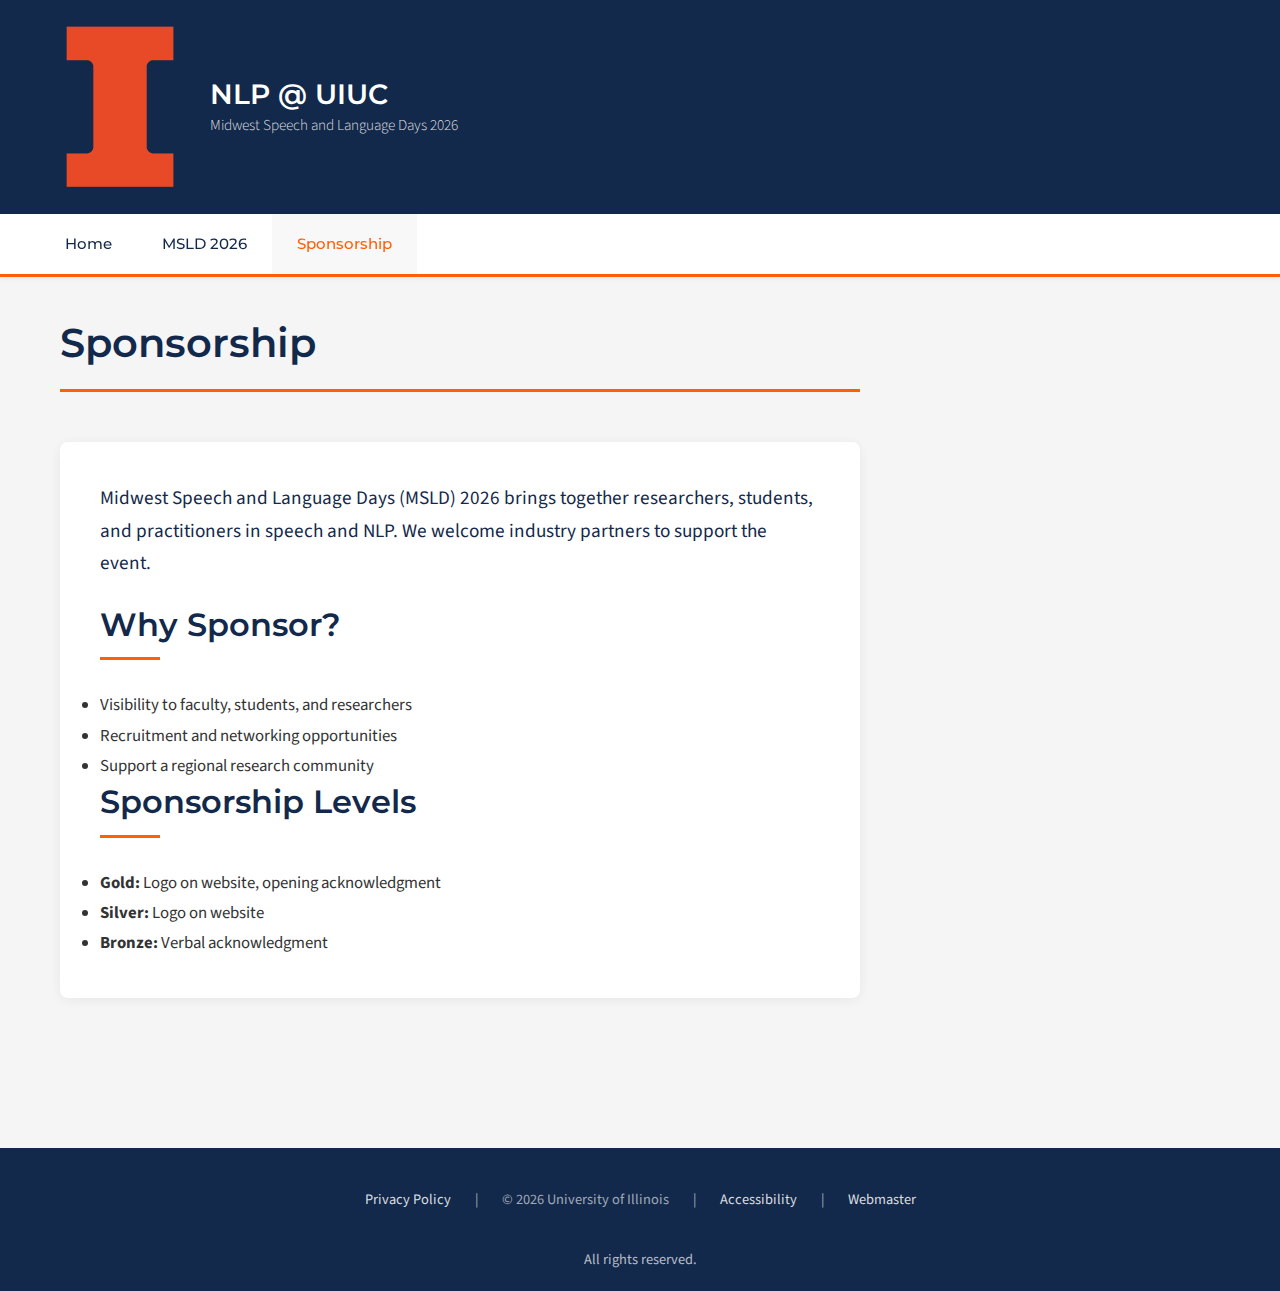
<file: msld_sponsorship.html>
<!DOCTYPE html>
<html lang="en-US">
<head>
  <meta charset="UTF-8">
  <meta name="viewport" content="width=device-width, initial-scale=1">

  <title>MSLD 2026 Sponsorship | NLP @ UIUC</title>

  <!-- Fonts (Illinois brand: Montserrat headings, Source Sans Pro body) -->
  <link rel="preconnect" href="https://fonts.googleapis.com">
  <link href="https://fonts.googleapis.com/css2?family=Montserrat:wght@400;500;600;700&family=Source+Sans+Pro:wght@300;400;600;700&display=swap" rel="stylesheet">
  <link href="https://maxcdn.bootstrapcdn.com/font-awesome/4.7.0/css/font-awesome.min.css" rel="stylesheet">

  <!-- Styles -->
  <link rel="stylesheet" href="style.css" media="all" />
</head>

<body class="page">
<div id="page" class="site">

  <!-- Header -->
  <header id="masthead" class="site-header" role="banner">
    <div class="inner-container">
      <div class="site-branding">
        <div class="logo-container">
          <a href="index.html">
            <img src="graphics/plain-logo.png" alt="NLP Logo" class="cs-logo">
          </a>
        </div>

        <div class="site-title-wrapper">
          <h1 class="site-title">
            <a href="index.html" rel="home">NLP @ UIUC</a>
          </h1>
          <p class="site-description">
            Midwest Speech and Language Days 2026
          </p>
        </div>
      </div>
    </div>
  </header>

  <!-- Navigation -->
  <nav id="site-navigation" class="main-navigation" role="navigation">
    <div class="inner-container">
      <ul id="primary-menu" class="menu">
        <li class="menu-item"><a href="index.html">Home</a></li>
        <li class="menu-item"><a href="msld.html">MSLD 2026</a></li>
        <li class="menu-item current-menu-item">
          <a href="sponsorship.html" aria-current="page">Sponsorship</a>
        </li>
      </ul>
    </div>
  </nav>

  <!-- Main content -->
  <div id="content" class="site-content">
    <div class="inner-container">
      <main id="main" class="site-main">

        <article class="page type-page">
          <header class="entry-header">
            <div class="entry-header-inner">
              <h1 class="entry-title">Sponsorship</h1>
            </div>
          </header>

          <div class="entry-content">

            <section class="content-section">
              <p class="lead-text">
                Midwest Speech and Language Days (MSLD) 2026 brings together
                researchers, students, and practitioners in speech and NLP.
                We welcome industry partners to support the event.
              </p>

              <h2>Why Sponsor?</h2>
              <ul>
                <li>Visibility to faculty, students, and researchers</li>
                <li>Recruitment and networking opportunities</li>
                <li>Support a regional research community</li>
              </ul>

              <h2>Sponsorship Levels</h2>
              <ul>
                <li><strong>Gold:</strong> Logo on website, opening acknowledgment</li>
                <li><strong>Silver:</strong> Logo on website</li>
                <li><strong>Bronze:</strong> Verbal acknowledgment</li>
              </ul>
            </section>

          </div>
        </article>

      </main>
    </div>
  </div>

  <!-- Footer -->
  <footer id="footer" class="site-footer" role="contentinfo">
    <div class="inner-container">
      <div class="footer-policy">
        <a href="https://illinois.edu/privacy">Privacy Policy</a>
        <span>|</span>
        <span>&copy; 2026 University of Illinois</span>
        <span>|</span>
        <a href="https://illinois.edu/accessibility">Accessibility</a>
        <span>|</span>
        <a href="https://illinois.edu/webmaster">Webmaster</a>
      </div>
      <div class="footer-bottom">
        <p>All rights reserved.</p>
      </div>
    </div>
  </footer>

</div>
</body>
</html>
</file>
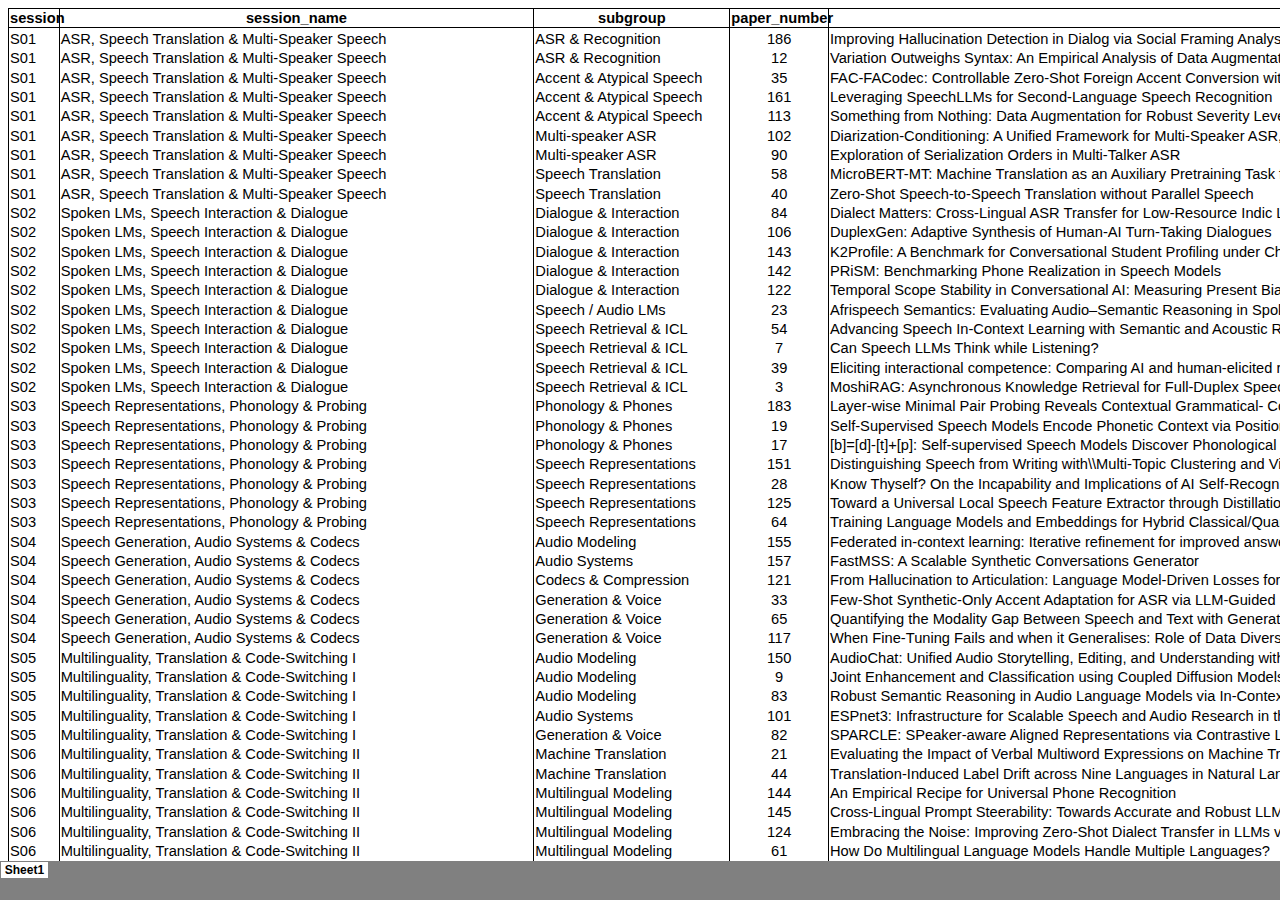
<file: msld_assignments_files/sheet001.htm>
<html xmlns:v="urn:schemas-microsoft-com:vml"
xmlns:o="urn:schemas-microsoft-com:office:office"
xmlns:x="urn:schemas-microsoft-com:office:excel"
xmlns="http://www.w3.org/TR/REC-html40">

<head>
<meta http-equiv=Content-Type content="text/html; charset=windows-1252">
<meta name=ProgId content=Excel.Sheet>
<meta name=Generator content="Microsoft Excel 15">
<link id=Main-File rel=Main-File href="../msld_assignments.htm">
<link rel=File-List href=filelist.xml>
<link rel=Stylesheet href=stylesheet.css>
<style>
<!--table
	{mso-displayed-decimal-separator:"\.";
	mso-displayed-thousand-separator:"\,";}
@page
	{margin:.75in .7in .75in .7in;
	mso-header-margin:.3in;
	mso-footer-margin:.3in;}
-->
</style>
<![if !supportTabStrip]><script language="JavaScript">
<!--
function fnUpdateTabs()
 {
  if (parent.window.g_iIEVer>=4) {
   if (parent.document.readyState=="complete"
    && parent.frames['frTabs'].document.readyState=="complete")
   parent.fnSetActiveSheet(0);
  else
   window.setTimeout("fnUpdateTabs();",150);
 }
}

if (window.name!="frSheet")
 window.location.replace("../msld_assignments.htm");
else
 fnUpdateTabs();
//-->
</script>
<![endif]>
</head>

<body link="#467886" vlink="#96607D">

<table border=0 cellpadding=0 cellspacing=0 width=2351 style='border-collapse:
 collapse;table-layout:fixed;width:1764pt'>
 <col width=51 style='mso-width-source:userset;mso-width-alt:1768;width:38pt'>
 <col width=475 style='mso-width-source:userset;mso-width-alt:16570;width:356pt'>
 <col width=195 style='mso-width-source:userset;mso-width-alt:6818;width:147pt'>
 <col width=99 style='mso-width-source:userset;mso-width-alt:3444;width:74pt'>
 <col width=1141 style='mso-width-source:userset;mso-width-alt:39842;
 width:856pt'>
 <col class=xl69 width=325 style='mso-width-source:userset;mso-width-alt:11357;
 width:244pt'>
 <col width=65 style='mso-width-source:userset;mso-width-alt:2257;width:49pt'>
 <tr height=19 style='height:14.5pt'>
  <td height=19 class=xl65 width=51 style='height:14.5pt;width:38pt'>session</td>
  <td class=xl65 width=475 style='border-left:none;width:356pt'>session_name</td>
  <td class=xl65 width=195 style='border-left:none;width:147pt'>subgroup</td>
  <td class=xl65 width=99 style='border-left:none;width:74pt'>paper_number</td>
  <td class=xl66 width=1141 style='width:856pt'>title</td>
  <td class=xl66 width=325 style='width:244pt'>first_author</td>
  <td class=xl66 width=65 style='width:49pt'>&nbsp;</td>
 </tr>
 <tr height=19 style='height:14.5pt'>
  <td height=19 class=xl67 style='height:14.5pt'>S01</td>
  <td class=xl67>ASR, Speech Translation &amp; Multi-Speaker Speech</td>
  <td class=xl67>ASR &amp; Recognition</td>
  <td class=xl68>186</td>
  <td class=xl69>Improving Hallucination Detection in Dialog via Social Framing
  Analysis</td>
  <td class=xl69>Parisa Rabbani</td>
  <td></td>
 </tr>
 <tr height=19 style='height:14.5pt'>
  <td height=19 class=xl67 style='height:14.5pt'>S01</td>
  <td class=xl67>ASR, Speech Translation &amp; Multi-Speaker Speech</td>
  <td class=xl67>ASR &amp; Recognition</td>
  <td class=xl68>12</td>
  <td class=xl69>Variation Outweighs Syntax: An Empirical Analysis of Data
  Augmentation for Low-Resource ASR</td>
  <td class=xl69>Katsumi Ibaraki</td>
  <td></td>
 </tr>
 <tr height=19 style='height:14.5pt'>
  <td height=19 class=xl67 style='height:14.5pt'>S01</td>
  <td class=xl67>ASR, Speech Translation &amp; Multi-Speaker Speech</td>
  <td class=xl67>Accent &amp; Atypical Speech</td>
  <td class=xl68>35</td>
  <td class=xl69>FAC-FACodec: Controllable Zero-Shot Foreign Accent Conversion
  with Factorized Speech Codec</td>
  <td class=xl69>Yurii Halychanskyi</td>
  <td></td>
 </tr>
 <tr height=19 style='height:14.5pt'>
  <td height=19 class=xl67 style='height:14.5pt'>S01</td>
  <td class=xl67>ASR, Speech Translation &amp; Multi-Speaker Speech</td>
  <td class=xl67>Accent &amp; Atypical Speech</td>
  <td class=xl68>161</td>
  <td class=xl69>Leveraging SpeechLLMs for Second-Language Speech Recognition</td>
  <td class=xl69>Zhu Zhu</td>
  <td></td>
 </tr>
 <tr height=19 style='height:14.5pt'>
  <td height=19 class=xl67 style='height:14.5pt'>S01</td>
  <td class=xl67>ASR, Speech Translation &amp; Multi-Speaker Speech</td>
  <td class=xl67>Accent &amp; Atypical Speech</td>
  <td class=xl68>113</td>
  <td class=xl69>Something from Nothing: Data Augmentation for Robust Severity
  Level Estimation of Dysarthric Speech</td>
  <td class=xl69>Jaesung Bae</td>
  <td></td>
 </tr>
 <tr height=19 style='height:14.5pt'>
  <td height=19 class=xl67 style='height:14.5pt'>S01</td>
  <td class=xl67>ASR, Speech Translation &amp; Multi-Speaker Speech</td>
  <td class=xl67>Multi-speaker ASR</td>
  <td class=xl68>102</td>
  <td class=xl69>Diarization-Conditioning: A Unified Framework for
  Multi-Speaker ASR, Code-Switching, and Target Speaker Reasoning with Spoken
  LLMs</td>
  <td class=xl69>Alexander Polok</td>
  <td></td>
 </tr>
 <tr height=19 style='height:14.5pt'>
  <td height=19 class=xl67 style='height:14.5pt'>S01</td>
  <td class=xl67>ASR, Speech Translation &amp; Multi-Speaker Speech</td>
  <td class=xl67>Multi-speaker ASR</td>
  <td class=xl68>90</td>
  <td class=xl69>Exploration of Serialization Orders in Multi-Talker ASR</td>
  <td class=xl69>Chien-yu Huang</td>
  <td></td>
 </tr>
 <tr height=19 style='height:14.5pt'>
  <td height=19 class=xl67 style='height:14.5pt'>S01</td>
  <td class=xl67>ASR, Speech Translation &amp; Multi-Speaker Speech</td>
  <td class=xl67>Speech Translation</td>
  <td class=xl68>58</td>
  <td class=xl69>MicroBERT-MT: Machine Translation as an Auxiliary Pretraining
  Task for Low-resource Monolingual Encoders</td>
  <td class=xl69>Phakphum Artkaew</td>
  <td></td>
 </tr>
 <tr height=19 style='height:14.5pt'>
  <td height=19 class=xl67 style='height:14.5pt'>S01</td>
  <td class=xl67>ASR, Speech Translation &amp; Multi-Speaker Speech</td>
  <td class=xl67>Speech Translation</td>
  <td class=xl68>40</td>
  <td class=xl69>Zero-Shot Speech-to-Speech Translation without Parallel Speech</td>
  <td class=xl69>Zhisheng Zheng</td>
  <td></td>
 </tr>
 <tr height=19 style='height:14.5pt'>
  <td height=19 class=xl67 style='height:14.5pt'>S02</td>
  <td class=xl67>Spoken LMs, Speech Interaction &amp; Dialogue</td>
  <td class=xl67>Dialogue &amp; Interaction</td>
  <td class=xl68>84</td>
  <td class=xl69>Dialect Matters: Cross-Lingual ASR Transfer for Low-Resource
  Indic Language Varieties</td>
  <td class=xl69>Akriti Dhasmana</td>
  <td></td>
 </tr>
 <tr height=19 style='height:14.5pt'>
  <td height=19 class=xl67 style='height:14.5pt'>S02</td>
  <td class=xl67>Spoken LMs, Speech Interaction &amp; Dialogue</td>
  <td class=xl67>Dialogue &amp; Interaction</td>
  <td class=xl68>106</td>
  <td class=xl69>DuplexGen: Adaptive Synthesis of Human-AI Turn-Taking
  Dialogues</td>
  <td class=xl69>Takyoung Kim</td>
  <td></td>
 </tr>
 <tr height=19 style='height:14.5pt'>
  <td height=19 class=xl67 style='height:14.5pt'>S02</td>
  <td class=xl67>Spoken LMs, Speech Interaction &amp; Dialogue</td>
  <td class=xl67>Dialogue &amp; Interaction</td>
  <td class=xl68>143</td>
  <td class=xl69>K2Profile: A Benchmark for Conversational Student Profiling
  under Child Speech and ASR Noise</td>
  <td class=xl69>Xiaocheng Yang</td>
  <td></td>
 </tr>
 <tr height=19 style='height:14.5pt'>
  <td height=19 class=xl67 style='height:14.5pt'>S02</td>
  <td class=xl67>Spoken LMs, Speech Interaction &amp; Dialogue</td>
  <td class=xl67>Dialogue &amp; Interaction</td>
  <td class=xl68>142</td>
  <td class=xl69>PRiSM: Benchmarking Phone Realization in Speech Models</td>
  <td class=xl69>Shikhar Bharadwaj</td>
  <td></td>
 </tr>
 <tr height=19 style='height:14.5pt'>
  <td height=19 class=xl67 style='height:14.5pt'>S02</td>
  <td class=xl67>Spoken LMs, Speech Interaction &amp; Dialogue</td>
  <td class=xl67>Dialogue &amp; Interaction</td>
  <td class=xl68>122</td>
  <td class=xl69>Temporal Scope Stability in Conversational AI: Measuring
  Present Bias in Multi-Turn Question Answering</td>
  <td class=xl69>Yash Kumar Atri</td>
  <td></td>
 </tr>
 <tr height=19 style='height:14.5pt'>
  <td height=19 class=xl67 style='height:14.5pt'>S02</td>
  <td class=xl67>Spoken LMs, Speech Interaction &amp; Dialogue</td>
  <td class=xl67>Speech / Audio LMs</td>
  <td class=xl68>23</td>
  <td class=xl69>Afrispeech Semantics: Evaluating Audio�Semantic Reasoning in
  Spoken Language Models Across Domains and Accents</td>
  <td class=xl69>Chibuzor Okocha</td>
  <td></td>
 </tr>
 <tr height=19 style='height:14.5pt'>
  <td height=19 class=xl67 style='height:14.5pt'>S02</td>
  <td class=xl67>Spoken LMs, Speech Interaction &amp; Dialogue</td>
  <td class=xl67>Speech Retrieval &amp; ICL</td>
  <td class=xl68>54</td>
  <td class=xl69>Advancing Speech In-Context Learning with Semantic and
  Acoustic Retrieval</td>
  <td class=xl69>Haolong Zheng</td>
  <td></td>
 </tr>
 <tr height=19 style='height:14.5pt'>
  <td height=19 class=xl67 style='height:14.5pt'>S02</td>
  <td class=xl67>Spoken LMs, Speech Interaction &amp; Dialogue</td>
  <td class=xl67>Speech Retrieval &amp; ICL</td>
  <td class=xl68>7</td>
  <td class=xl69>Can Speech LLMs Think while Listening?</td>
  <td class=xl69>Yi-Jen Shih</td>
  <td></td>
 </tr>
 <tr height=19 style='height:14.5pt'>
  <td height=19 class=xl67 style='height:14.5pt'>S02</td>
  <td class=xl67>Spoken LMs, Speech Interaction &amp; Dialogue</td>
  <td class=xl67>Speech Retrieval &amp; ICL</td>
  <td class=xl68>39</td>
  <td class=xl69>Eliciting interactional competence: Comparing AI and
  human-elicited roleplays</td>
  <td class=xl69>Yunwen Su</td>
  <td></td>
 </tr>
 <tr height=19 style='height:14.5pt'>
  <td height=19 class=xl67 style='height:14.5pt'>S02</td>
  <td class=xl67>Spoken LMs, Speech Interaction &amp; Dialogue</td>
  <td class=xl67>Speech Retrieval &amp; ICL</td>
  <td class=xl68>3</td>
  <td class=xl69>MoshiRAG: Asynchronous Knowledge Retrieval for Full-Duplex
  Speech Language Models</td>
  <td class=xl69>Chung-Ming Chien</td>
  <td></td>
 </tr>
 <tr height=19 style='height:14.5pt'>
  <td height=19 class=xl67 style='height:14.5pt'>S03</td>
  <td class=xl67>Speech Representations, Phonology &amp; Probing</td>
  <td class=xl67>Phonology &amp; Phones</td>
  <td class=xl68>183</td>
  <td class=xl69>Layer-wise Minimal Pair Probing Reveals Contextual
  Grammatical- Conceptual Hierarchy in Speech Representations</td>
  <td class=xl69>Linyang He</td>
  <td></td>
 </tr>
 <tr height=19 style='height:14.5pt'>
  <td height=19 class=xl67 style='height:14.5pt'>S03</td>
  <td class=xl67>Speech Representations, Phonology &amp; Probing</td>
  <td class=xl67>Phonology &amp; Phones</td>
  <td class=xl68>19</td>
  <td class=xl69>Self-Supervised Speech Models Encode Phonetic Context via
  Position-dependent Orthogonal Subspaces</td>
  <td class=xl69>Kwanghee Choi</td>
  <td></td>
 </tr>
 <tr height=19 style='height:14.5pt'>
  <td height=19 class=xl67 style='height:14.5pt'>S03</td>
  <td class=xl67>Speech Representations, Phonology &amp; Probing</td>
  <td class=xl67>Phonology &amp; Phones</td>
  <td class=xl68>17</td>
  <td class=xl69>[b]=[d]-[t]+[p]: Self-supervised Speech Models Discover
  Phonological Vector Arithmetic</td>
  <td class=xl69>Kwanghee Choi</td>
  <td></td>
 </tr>
 <tr height=19 style='height:14.5pt'>
  <td height=19 class=xl67 style='height:14.5pt'>S03</td>
  <td class=xl67>Speech Representations, Phonology &amp; Probing</td>
  <td class=xl67>Speech Representations</td>
  <td class=xl68>151</td>
  <td class=xl69>Distinguishing Speech from Writing with\\Multi-Topic
  Clustering and Visual Explainable AI</td>
  <td class=xl69>Mina Rajaei Moghadam</td>
  <td></td>
 </tr>
 <tr height=19 style='height:14.5pt'>
  <td height=19 class=xl67 style='height:14.5pt'>S03</td>
  <td class=xl67>Speech Representations, Phonology &amp; Probing</td>
  <td class=xl67>Speech Representations</td>
  <td class=xl68>28</td>
  <td class=xl69>Know Thyself? On the Incapability and Implications of AI
  Self-Recognition</td>
  <td class=xl69>Xiaoyan Bai</td>
  <td></td>
 </tr>
 <tr height=19 style='height:14.5pt'>
  <td height=19 class=xl67 style='height:14.5pt'>S03</td>
  <td class=xl67>Speech Representations, Phonology &amp; Probing</td>
  <td class=xl67>Speech Representations</td>
  <td class=xl68>125</td>
  <td class=xl69>Toward a Universal Local Speech Feature Extractor through
  Distillation</td>
  <td class=xl69>Jessica Yang</td>
  <td></td>
 </tr>
 <tr height=19 style='height:14.5pt'>
  <td height=19 class=xl67 style='height:14.5pt'>S03</td>
  <td class=xl67>Speech Representations, Phonology &amp; Probing</td>
  <td class=xl67>Speech Representations</td>
  <td class=xl68>64</td>
  <td class=xl69>Training Language Models and Embeddings for Hybrid
  Classical/Quantum Computing</td>
  <td class=xl69>Damir Cavar</td>
  <td></td>
 </tr>
 <tr height=19 style='height:14.5pt'>
  <td height=19 class=xl67 style='height:14.5pt'>S04</td>
  <td class=xl67>Speech Generation, Audio Systems &amp; Codecs</td>
  <td class=xl67>Audio Modeling</td>
  <td class=xl68>155</td>
  <td class=xl69>Federated in-context learning: Iterative refinement for
  improved answer quality</td>
  <td class=xl69>Ruhan Wang</td>
  <td></td>
 </tr>
 <tr height=19 style='height:14.5pt'>
  <td height=19 class=xl67 style='height:14.5pt'>S04</td>
  <td class=xl67>Speech Generation, Audio Systems &amp; Codecs</td>
  <td class=xl67>Audio Systems</td>
  <td class=xl68>157</td>
  <td class=xl69>FastMSS: A Scalable Synthetic Conversations Generator</td>
  <td class=xl69>Alexander Polok</td>
  <td></td>
 </tr>
 <tr height=19 style='height:14.5pt'>
  <td height=19 class=xl67 style='height:14.5pt'>S04</td>
  <td class=xl67>Speech Generation, Audio Systems &amp; Codecs</td>
  <td class=xl67>Codecs &amp; Compression</td>
  <td class=xl68>121</td>
  <td class=xl69>From Hallucination to Articulation: Language Model-Driven
  Losses for Ultra Low-Bitrate Neural Speech Coding</td>
  <td class=xl69>Jayeon Yi</td>
  <td></td>
 </tr>
 <tr height=19 style='height:14.5pt'>
  <td height=19 class=xl67 style='height:14.5pt'>S04</td>
  <td class=xl67>Speech Generation, Audio Systems &amp; Codecs</td>
  <td class=xl67>Generation &amp; Voice</td>
  <td class=xl68>33</td>
  <td class=xl69>Few-Shot Synthetic-Only Accent Adaptation for ASR via
  LLM-Guided Phoneme Editing</td>
  <td class=xl69>Yurii Halychanskyi</td>
  <td></td>
 </tr>
 <tr height=19 style='height:14.5pt'>
  <td height=19 class=xl67 style='height:14.5pt'>S04</td>
  <td class=xl67>Speech Generation, Audio Systems &amp; Codecs</td>
  <td class=xl67>Generation &amp; Voice</td>
  <td class=xl68>65</td>
  <td class=xl69>Quantifying the Modality Gap Between Speech and Text with
  Generative Perplexity Under Controlled Data and Objective Settings</td>
  <td class=xl69>Ju-Chieh Chou</td>
  <td></td>
 </tr>
 <tr height=19 style='height:14.5pt'>
  <td height=19 class=xl67 style='height:14.5pt'>S04</td>
  <td class=xl67>Speech Generation, Audio Systems &amp; Codecs</td>
  <td class=xl67>Generation &amp; Voice</td>
  <td class=xl68>117</td>
  <td class=xl69>When Fine-Tuning Fails and when it Generalises: Role of Data
  Diversity and Mixed Training in LLM-based TTS</td>
  <td class=xl69>Anupam Purwar</td>
  <td></td>
 </tr>
 <tr height=19 style='height:14.5pt'>
  <td height=19 class=xl67 style='height:14.5pt'>S05</td>
  <td class=xl67>Multilinguality, Translation &amp; Code-Switching I</td>
  <td class=xl67>Audio Modeling</td>
  <td class=xl68>150</td>
  <td class=xl69>AudioChat: Unified Audio Storytelling, Editing, and
  Understanding with Transfusion Forcing</td>
  <td class=xl69>William Chen</td>
  <td></td>
 </tr>
 <tr height=19 style='height:14.5pt'>
  <td height=19 class=xl67 style='height:14.5pt'>S05</td>
  <td class=xl67>Multilinguality, Translation &amp; Code-Switching I</td>
  <td class=xl67>Audio Modeling</td>
  <td class=xl68>9</td>
  <td class=xl69>Joint Enhancement and Classification using Coupled Diffusion
  Models of Signals and Logits</td>
  <td class=xl69>Joseph Keshet</td>
  <td></td>
 </tr>
 <tr height=19 style='height:14.5pt'>
  <td height=19 class=xl67 style='height:14.5pt'>S05</td>
  <td class=xl67>Multilinguality, Translation &amp; Code-Switching I</td>
  <td class=xl67>Audio Modeling</td>
  <td class=xl68>83</td>
  <td class=xl69>Robust Semantic Reasoning in Audio Language Models via
  In-Context Learning</td>
  <td class=xl69>Chibuzor Okocha</td>
  <td></td>
 </tr>
 <tr height=19 style='height:14.5pt'>
  <td height=19 class=xl67 style='height:14.5pt'>S05</td>
  <td class=xl67>Multilinguality, Translation &amp; Code-Switching I</td>
  <td class=xl67>Audio Systems</td>
  <td class=xl68>101</td>
  <td class=xl69>ESPnet3: Infrastructure for Scalable Speech and Audio Research
  in the Foundation Model Era</td>
  <td class=xl69>Masao Someki</td>
  <td></td>
 </tr>
 <tr height=19 style='height:14.5pt'>
  <td height=19 class=xl67 style='height:14.5pt'>S05</td>
  <td class=xl67>Multilinguality, Translation &amp; Code-Switching I</td>
  <td class=xl67>Generation &amp; Voice</td>
  <td class=xl68>82</td>
  <td class=xl69>SPARCLE: SPeaker-aware Aligned Representations via Contrastive
  Language Embeddings</td>
  <td class=xl69>Priyam Mazumdar</td>
  <td></td>
 </tr>
 <tr height=19 style='height:14.5pt'>
  <td height=19 class=xl67 style='height:14.5pt'>S06</td>
  <td class=xl67>Multilinguality, Translation &amp; Code-Switching II</td>
  <td class=xl67>Machine Translation</td>
  <td class=xl68>21</td>
  <td class=xl69>Evaluating the Impact of Verbal Multiword Expressions on
  Machine Translation</td>
  <td class=xl69>Linfeng Liu</td>
  <td></td>
 </tr>
 <tr height=19 style='height:14.5pt'>
  <td height=19 class=xl67 style='height:14.5pt'>S06</td>
  <td class=xl67>Multilinguality, Translation &amp; Code-Switching II</td>
  <td class=xl67>Machine Translation</td>
  <td class=xl68>44</td>
  <td class=xl69>Translation-Induced Label Drift across Nine Languages in
  Natural Language Inference</td>
  <td class=xl69>Muhammad S. Abdo</td>
  <td></td>
 </tr>
 <tr height=19 style='height:14.5pt'>
  <td height=19 class=xl67 style='height:14.5pt'>S06</td>
  <td class=xl67>Multilinguality, Translation &amp; Code-Switching II</td>
  <td class=xl67>Multilingual Modeling</td>
  <td class=xl68>144</td>
  <td class=xl69>An Empirical Recipe for Universal Phone Recognition</td>
  <td class=xl69>Shikhar Bharadwaj</td>
  <td></td>
 </tr>
 <tr height=19 style='height:14.5pt'>
  <td height=19 class=xl67 style='height:14.5pt'>S06</td>
  <td class=xl67>Multilinguality, Translation &amp; Code-Switching II</td>
  <td class=xl67>Multilingual Modeling</td>
  <td class=xl68>145</td>
  <td class=xl69>Cross-Lingual Prompt Steerability: Towards Accurate and Robust
  LLM Behavior across Languages</td>
  <td class=xl69>Lechen Zhang</td>
  <td></td>
 </tr>
 <tr height=19 style='height:14.5pt'>
  <td height=19 class=xl67 style='height:14.5pt'>S06</td>
  <td class=xl67>Multilinguality, Translation &amp; Code-Switching II</td>
  <td class=xl67>Multilingual Modeling</td>
  <td class=xl68>124</td>
  <td class=xl69>Embracing the Noise: Improving Zero-Shot Dialect Transfer in
  LLMs via Perturbation-based Continued Pre-training</td>
  <td class=xl69>Aarohi Srivastava</td>
  <td></td>
 </tr>
 <tr height=19 style='height:14.5pt'>
  <td height=19 class=xl67 style='height:14.5pt'>S06</td>
  <td class=xl67>Multilinguality, Translation &amp; Code-Switching II</td>
  <td class=xl67>Multilingual Modeling</td>
  <td class=xl68>61</td>
  <td class=xl69>How Do Multilingual Language Models Handle Multiple Languages?</td>
  <td class=xl69>Satya Subrahmanya Gautama Shastry Bulusu Venkata</td>
  <td></td>
 </tr>
 <tr height=19 style='height:14.5pt'>
  <td height=19 class=xl67 style='height:14.5pt'>S07</td>
  <td class=xl67>Tokenization, Pretraining &amp; Efficient Training</td>
  <td class=xl67>Low-Resource Learning</td>
  <td class=xl68>172</td>
  <td class=xl69>Beyond Explicit Tokenization: Investigating Transformer
  Limitations with Subword Granularity</td>
  <td class=xl69>Kenneth Sible</td>
  <td></td>
 </tr>
 <tr height=19 style='height:14.5pt'>
  <td height=19 class=xl67 style='height:14.5pt'>S07</td>
  <td class=xl67>Tokenization, Pretraining &amp; Efficient Training</td>
  <td class=xl67>Low-Resource Learning</td>
  <td class=xl68>149</td>
  <td class=xl69>Good SFT Optimizes for SFT, Better SFT Prepares for
  Reinforcement Learning</td>
  <td class=xl69>Dylan Zhang</td>
  <td></td>
 </tr>
 <tr height=19 style='height:14.5pt'>
  <td height=19 class=xl67 style='height:14.5pt'>S07</td>
  <td class=xl67>Tokenization, Pretraining &amp; Efficient Training</td>
  <td class=xl67>Low-Resource Learning</td>
  <td class=xl68>88</td>
  <td class=xl69>IBERT: Idiom Cloze-style reading comprehension with Attention</td>
  <td class=xl69>Haozheng Luo</td>
  <td></td>
 </tr>
 <tr height=19 style='height:14.5pt'>
  <td height=19 class=xl67 style='height:14.5pt'>S07</td>
  <td class=xl67>Tokenization, Pretraining &amp; Efficient Training</td>
  <td class=xl67>Low-Resource Learning</td>
  <td class=xl68>112</td>
  <td class=xl69>Internalizing World Models via Self-Play Finetuning for
  Agentic RL</td>
  <td class=xl69>Shiqi Chen</td>
  <td></td>
 </tr>
 <tr height=19 style='height:14.5pt'>
  <td height=19 class=xl67 style='height:14.5pt'>S07</td>
  <td class=xl67>Tokenization, Pretraining &amp; Efficient Training</td>
  <td class=xl67>Low-Resource Learning</td>
  <td class=xl68>66</td>
  <td class=xl69>Is Sorting Hard for Transformers?</td>
  <td class=xl69>Nathan W. Henry</td>
  <td></td>
 </tr>
 <tr height=19 style='height:14.5pt'>
  <td height=19 class=xl67 style='height:14.5pt'>S07</td>
  <td class=xl67>Tokenization, Pretraining &amp; Efficient Training</td>
  <td class=xl67>Low-Resource Learning</td>
  <td class=xl68>184</td>
  <td class=xl69>Loop the Middle: Adaptive Depth Transformers via Selective
  Middle-Layer Recurrence</td>
  <td class=xl69>Lechen Zhang</td>
  <td></td>
 </tr>
 <tr height=19 style='height:14.5pt'>
  <td height=19 class=xl67 style='height:14.5pt'>S07</td>
  <td class=xl67>Tokenization, Pretraining &amp; Efficient Training</td>
  <td class=xl67>Low-Resource Learning</td>
  <td class=xl68>8</td>
  <td class=xl69>Midtraining Bridges Pretraining and Posttraining Distributions</td>
  <td class=xl69>Emmy Liu</td>
  <td></td>
 </tr>
 <tr height=19 style='height:14.5pt'>
  <td height=19 class=xl67 style='height:14.5pt'>S07</td>
  <td class=xl67>Tokenization, Pretraining &amp; Efficient Training</td>
  <td class=xl67>Low-Resource Learning</td>
  <td class=xl68>109</td>
  <td class=xl69>Semantics-Aware Generative Latent Data Augmentation for
  Learning in Low-Resource Domains</td>
  <td class=xl69>Jaesung Bae</td>
  <td></td>
 </tr>
 <tr height=19 style='height:14.5pt'>
  <td height=19 class=xl67 style='height:14.5pt'>S07</td>
  <td class=xl67>Tokenization, Pretraining &amp; Efficient Training</td>
  <td class=xl67>Low-Resource Learning</td>
  <td class=xl68>38</td>
  <td class=xl69>Surprisingly Strong and Sparse RL with SGD in LLMs</td>
  <td class=xl69>Sagnik Mukherjee</td>
  <td></td>
 </tr>
 <tr height=19 style='height:14.5pt'>
  <td height=19 class=xl67 style='height:14.5pt'>S07</td>
  <td class=xl67>Tokenization, Pretraining &amp; Efficient Training</td>
  <td class=xl67>Machine Translation</td>
  <td class=xl68>70</td>
  <td class=xl69>Code-Mixed Telugu-English Hate Speech Detection</td>
  <td class=xl69>Satya Subrahmanya Gautama Shastry Bulusu Venkata</td>
  <td></td>
 </tr>
 <tr height=19 style='height:14.5pt'>
  <td height=19 class=xl67 style='height:14.5pt'>S07</td>
  <td class=xl67>Tokenization, Pretraining &amp; Efficient Training</td>
  <td class=xl67>Multilingual Modeling</td>
  <td class=xl68>80</td>
  <td class=xl69>FLEXITOKENS: Flexible Tokenization for Evolving Language
  Models</td>
  <td class=xl69>Abraham Toluwase Owodunni</td>
  <td></td>
 </tr>
 <tr height=19 style='height:14.5pt'>
  <td height=19 class=xl67 style='height:14.5pt'>S07</td>
  <td class=xl67>Tokenization, Pretraining &amp; Efficient Training</td>
  <td class=xl67>Multilingual Modeling</td>
  <td class=xl68>43</td>
  <td class=xl69>How do language models perceive creative language: A deep dive
  into generation and multilingual adaptation of novel slang</td>
  <td class=xl69>Zhewei Sun</td>
  <td></td>
 </tr>
 <tr height=19 style='height:14.5pt'>
  <td height=19 class=xl67 style='height:14.5pt'>S08</td>
  <td class=xl67>Prompting, Steering &amp; Test-Time Adaptation</td>
  <td class=xl67>Steering</td>
  <td class=xl68>16</td>
  <td class=xl69>ATLAS: Adaptive Test-Time Latent Steering with External
  Verifiers for Enhancing LLMs� Reasoning</td>
  <td class=xl69>Tuc Nguyen</td>
  <td></td>
 </tr>
 <tr height=19 style='height:14.5pt'>
  <td height=19 class=xl67 style='height:14.5pt'>S08</td>
  <td class=xl67>Prompting, Steering &amp; Test-Time Adaptation</td>
  <td class=xl67>Steering</td>
  <td class=xl68>74</td>
  <td class=xl69>Can you steer Whisper with steering vectors from GPT2-xl?</td>
  <td class=xl69>Ayush Jain</td>
  <td></td>
 </tr>
 <tr height=19 style='height:14.5pt'>
  <td height=19 class=xl67 style='height:14.5pt'>S08</td>
  <td class=xl67>Prompting, Steering &amp; Test-Time Adaptation</td>
  <td class=xl67>Steering</td>
  <td class=xl68>181</td>
  <td class=xl69>Rescorla-Wagner Steering of LLMs for Undesired Behaviors over
  Disproportionate Inappropriate Context</td>
  <td class=xl69>Rushi Wang</td>
  <td></td>
 </tr>
 <tr height=19 style='height:14.5pt'>
  <td height=19 class=xl67 style='height:14.5pt'>S08</td>
  <td class=xl67>Prompting, Steering &amp; Test-Time Adaptation</td>
  <td class=xl67>Steering</td>
  <td class=xl68>156</td>
  <td class=xl69>Steer2Adapt: Dynamically Composing Steering Vectors Elicits
  Efficient Adaptation of LLMs</td>
  <td class=xl69>Pengrui Han</td>
  <td></td>
 </tr>
 <tr height=19 style='height:14.5pt'>
  <td height=19 class=xl67 style='height:14.5pt'>S08</td>
  <td class=xl67>Prompting, Steering &amp; Test-Time Adaptation</td>
  <td class=xl67>Test-Time Adaptation</td>
  <td class=xl68>32</td>
  <td class=xl69>Critical tokens and inference-time scaling</td>
  <td class=xl69>Jinu Lee</td>
  <td></td>
 </tr>
 <tr height=19 style='height:14.5pt'>
  <td height=19 class=xl67 style='height:14.5pt'>S08</td>
  <td class=xl67>Prompting, Steering &amp; Test-Time Adaptation</td>
  <td class=xl67>Test-Time Adaptation</td>
  <td class=xl68>158</td>
  <td class=xl69>On the Limits of Test-Time Compute: Sequential Reward
  Filtering for Better Inference</td>
  <td class=xl69>Yue Yu</td>
  <td></td>
 </tr>
 <tr height=19 style='height:14.5pt'>
  <td height=19 class=xl67 style='height:14.5pt'>S09</td>
  <td class=xl67>Reasoning &amp; Inference-Time Scaling</td>
  <td class=xl67>General Reasoning</td>
  <td class=xl68>146</td>
  <td class=xl69>Causal Graph Ensembles of Reasoning Traces to Improve LLM
  Reasoning and Mitigate Hallucinations</td>
  <td class=xl69>Amruta Parulekar</td>
  <td></td>
 </tr>
 <tr height=19 style='height:14.5pt'>
  <td height=19 class=xl67 style='height:14.5pt'>S09</td>
  <td class=xl67>Reasoning &amp; Inference-Time Scaling</td>
  <td class=xl67>General Reasoning</td>
  <td class=xl68>87</td>
  <td class=xl69>FROST: Filtering Reasoning Outliers with Attention for
  Efficient Reasoning</td>
  <td class=xl69>Haozheng Luo</td>
  <td></td>
 </tr>
 <tr height=19 style='height:14.5pt'>
  <td height=19 class=xl67 style='height:14.5pt'>S09</td>
  <td class=xl67>Reasoning &amp; Inference-Time Scaling</td>
  <td class=xl67>General Reasoning</td>
  <td class=xl68>76</td>
  <td class=xl69>How Hard is Math? Using Quantitative Metrics to Measure LLM
  Alignment to Human Intuitions of Difficulty</td>
  <td class=xl69>Micah Helzerman</td>
  <td></td>
 </tr>
 <tr height=19 style='height:14.5pt'>
  <td height=19 class=xl67 style='height:14.5pt'>S09</td>
  <td class=xl67>Reasoning &amp; Inference-Time Scaling</td>
  <td class=xl67>General Reasoning</td>
  <td class=xl68>136</td>
  <td class=xl69>Long Listening Thoughts: Eliciting Open Auditory Reasoning
  with Deliberative Perception and Cognitive Refinement</td>
  <td class=xl69>Jaeyeon Kim</td>
  <td></td>
 </tr>
 <tr height=19 style='height:14.5pt'>
  <td height=19 class=xl67 style='height:14.5pt'>S09</td>
  <td class=xl67>Reasoning &amp; Inference-Time Scaling</td>
  <td class=xl67>General Reasoning</td>
  <td class=xl68>132</td>
  <td class=xl69>MMGR: Multi-Modal Generative Reasoning Benchmarking World
  Models for Language-Grounded Agents</td>
  <td class=xl69>Zefan Cai</td>
  <td></td>
 </tr>
 <tr height=19 style='height:14.5pt'>
  <td height=19 class=xl67 style='height:14.5pt'>S09</td>
  <td class=xl67>Reasoning &amp; Inference-Time Scaling</td>
  <td class=xl67>General Reasoning</td>
  <td class=xl68>41</td>
  <td class=xl69>Towards A Universally Causal Agent</td>
  <td class=xl69>Qirun Dai</td>
  <td></td>
 </tr>
 <tr height=19 style='height:14.5pt'>
  <td height=19 class=xl67 style='height:14.5pt'>S09</td>
  <td class=xl67>Reasoning &amp; Inference-Time Scaling</td>
  <td class=xl67>General Reasoning</td>
  <td class=xl68>67</td>
  <td class=xl69>Understanding Reasoning Collapse in LLM Agent Reinforcement
  Learning</td>
  <td class=xl69>Zihan Wang</td>
  <td></td>
 </tr>
 <tr height=19 style='height:14.5pt'>
  <td height=19 class=xl67 style='height:14.5pt'>S09</td>
  <td class=xl67>Reasoning &amp; Inference-Time Scaling</td>
  <td class=xl67>Inference-Time Scaling</td>
  <td class=xl68>170</td>
  <td class=xl69>Not All Tokens Need to Be Said: Selective Latent Execution for
  Efficient Chain-of-Thought Reasoning</td>
  <td class=xl69>Jiarui Liu</td>
  <td></td>
 </tr>
 <tr height=19 style='height:14.5pt'>
  <td height=19 class=xl67 style='height:14.5pt'>S09</td>
  <td class=xl67>Reasoning &amp; Inference-Time Scaling</td>
  <td class=xl67>Inference-Time Scaling</td>
  <td class=xl68>180</td>
  <td class=xl69>OSExpert: Computer-Use Agents Learning Professional Skills via
  Exploration</td>
  <td class=xl69>Jiateng Liu</td>
  <td></td>
 </tr>
 <tr height=19 style='height:14.5pt'>
  <td height=19 class=xl67 style='height:14.5pt'>S10</td>
  <td class=xl67>Causal, Legal &amp; Structured Reasoning</td>
  <td class=xl67>Causal Reasoning</td>
  <td class=xl68>141</td>
  <td class=xl69>Agentic Causal Discovery Of Unseen Worlds</td>
  <td class=xl69>Dylan Zhang</td>
  <td></td>
 </tr>
 <tr height=19 style='height:14.5pt'>
  <td height=19 class=xl67 style='height:14.5pt'>S10</td>
  <td class=xl67>Causal, Legal &amp; Structured Reasoning</td>
  <td class=xl67>Causal Reasoning</td>
  <td class=xl68>165</td>
  <td class=xl69>Executable Counterfactuals: Improving LLMs' Causal Reasoning
  Through Code</td>
  <td class=xl69>Aniket Vashishtha</td>
  <td></td>
 </tr>
 <tr height=19 style='height:14.5pt'>
  <td height=19 class=xl67 style='height:14.5pt'>S10</td>
  <td class=xl67>Causal, Legal &amp; Structured Reasoning</td>
  <td class=xl67>Legal Reasoning</td>
  <td class=xl68>30</td>
  <td class=xl69>Evaluating Legal Reasoning Traces with Legal Issue Tree
  Rubrics</td>
  <td class=xl69>Jinu Lee</td>
  <td></td>
 </tr>
 <tr height=19 style='height:14.5pt'>
  <td height=19 class=xl67 style='height:14.5pt'>S10</td>
  <td class=xl67>Causal, Legal &amp; Structured Reasoning</td>
  <td class=xl67>Scientific / Formal Reasoning</td>
  <td class=xl68>177</td>
  <td class=xl69>Beyond Pattern Matching: Teaching Language Models to Plan,
  Sequence, and Execute Reasoning Primitives</td>
  <td class=xl69>Jiarui Liu</td>
  <td></td>
 </tr>
 <tr height=19 style='height:14.5pt'>
  <td height=19 class=xl67 style='height:14.5pt'>S10</td>
  <td class=xl67>Causal, Legal &amp; Structured Reasoning</td>
  <td class=xl67>Scientific / Formal Reasoning</td>
  <td class=xl68>13</td>
  <td class=xl69>Exploring Chemical Space with LLM Reasoning</td>
  <td class=xl69>Yihan Zhu</td>
  <td></td>
 </tr>
 <tr height=19 style='height:14.5pt'>
  <td height=19 class=xl67 style='height:14.5pt'>S10</td>
  <td class=xl67>Causal, Legal &amp; Structured Reasoning</td>
  <td class=xl67>Scientific / Formal Reasoning</td>
  <td class=xl68>185</td>
  <td class=xl69>LiveMathematicianBench: A Benchmark for Research-Level
  Mathematics with Proof Sketches</td>
  <td class=xl69>Linyang He</td>
  <td></td>
 </tr>
 <tr height=19 style='height:14.5pt'>
  <td height=19 class=xl67 style='height:14.5pt'>S10</td>
  <td class=xl67>Causal, Legal &amp; Structured Reasoning</td>
  <td class=xl67>Structured Reasoning</td>
  <td class=xl68>105</td>
  <td class=xl69>Perception-Aware Policy Optimization for Multimodal Reasoning</td>
  <td class=xl69>Zhenhailong Wang</td>
  <td></td>
 </tr>
 <tr height=19 style='height:14.5pt'>
  <td height=19 class=xl67 style='height:14.5pt'>S10</td>
  <td class=xl67>Causal, Legal &amp; Structured Reasoning</td>
  <td class=xl67>Structured Reasoning</td>
  <td class=xl68>131</td>
  <td class=xl69>R-KV: Redundancy-aware KV Cache Compression for Reasoning
  Models</td>
  <td class=xl69>Zefan Cai</td>
  <td></td>
 </tr>
 <tr height=19 style='height:14.5pt'>
  <td height=19 class=xl67 style='height:14.5pt'>S10</td>
  <td class=xl67>Causal, Legal &amp; Structured Reasoning</td>
  <td class=xl67>Structured Reasoning</td>
  <td class=xl68>135</td>
  <td class=xl69>Spatial Reasoning Through Modality Switching Across Language,
  Vision, and Symbols</td>
  <td class=xl69>Shreya Rajpal</td>
  <td></td>
 </tr>
 <tr height=19 style='height:14.5pt'>
  <td height=19 class=xl67 style='height:14.5pt'>S10</td>
  <td class=xl67>Causal, Legal &amp; Structured Reasoning</td>
  <td class=xl67>Structured Reasoning</td>
  <td class=xl68>119</td>
  <td class=xl69>Think Multilingual, Not Harder: A Data-Efficient Framework for
  Teaching Reasoning Models to Code-Switch</td>
  <td class=xl69>Eleanor M Lin</td>
  <td></td>
 </tr>
 <tr height=19 style='height:14.5pt'>
  <td height=19 class=xl67 style='height:14.5pt'>S10</td>
  <td class=xl67>Causal, Legal &amp; Structured Reasoning</td>
  <td class=xl67>Structured Reasoning</td>
  <td class=xl68>108</td>
  <td class=xl69>VAGEN: Reinforcing World Model Reasoning for Multi-Turn VLM
  Agents</td>
  <td class=xl69>Kangrui Wang</td>
  <td></td>
 </tr>
 <tr height=19 style='height:14.5pt'>
  <td height=19 class=xl67 style='height:14.5pt'>S11</td>
  <td class=xl67>Agents, Tool Use &amp; Exploration</td>
  <td class=xl67>Agent Evaluation</td>
  <td class=xl68>164</td>
  <td class=xl69>From Payer Policy to Structured Requirement Checklists:
  Leveraging Large Language Model Agents for Insurance Document Understanding</td>
  <td class=xl69>Yi-Jyun Sun</td>
  <td></td>
 </tr>
 <tr height=19 style='height:14.5pt'>
  <td height=19 class=xl67 style='height:14.5pt'>S11</td>
  <td class=xl67>Agents, Tool Use &amp; Exploration</td>
  <td class=xl67>Agent Evaluation</td>
  <td class=xl68>171</td>
  <td class=xl69>How Do AI Agents Spend Your Money? Analyzing and Predicting
  Token Consumption in Agentic Coding Tasks</td>
  <td class=xl69>Longju Bai</td>
  <td></td>
 </tr>
 <tr height=19 style='height:14.5pt'>
  <td height=19 class=xl67 style='height:14.5pt'>S11</td>
  <td class=xl67>Agents, Tool Use &amp; Exploration</td>
  <td class=xl67>Agent Evaluation</td>
  <td class=xl68>179</td>
  <td class=xl69>LimAgents: A Multi-Agent RAG Framework and Large-Scale Corpus
  for Research Limitation Generation</td>
  <td class=xl69>Ibrahim Al Azher</td>
  <td></td>
 </tr>
 <tr height=19 style='height:14.5pt'>
  <td height=19 class=xl67 style='height:14.5pt'>S11</td>
  <td class=xl67>Agents, Tool Use &amp; Exploration</td>
  <td class=xl67>Planning &amp; Exploration</td>
  <td class=xl68>178</td>
  <td class=xl69>Environment Exploration as a Scaling Paradigm for Interactive
  Agents</td>
  <td class=xl69>Jiateng Liu</td>
  <td></td>
 </tr>
 <tr height=19 style='height:14.5pt'>
  <td height=19 class=xl67 style='height:14.5pt'>S11</td>
  <td class=xl67>Agents, Tool Use &amp; Exploration</td>
  <td class=xl67>Tool Use</td>
  <td class=xl68>53</td>
  <td class=xl69>A Student-Role Web-Agent Architecture for Testing Educational
  Interfaces</td>
  <td class=xl69>Siyang Liu</td>
  <td></td>
 </tr>
 <tr height=19 style='height:14.5pt'>
  <td height=19 class=xl67 style='height:14.5pt'>S11</td>
  <td class=xl67>Agents, Tool Use &amp; Exploration</td>
  <td class=xl67>Tool Use</td>
  <td class=xl68>98</td>
  <td class=xl69>AgentDebug: Where LLM Agents Fail and How They can Learn From
  Failures</td>
  <td class=xl69>Kunlun Zhu</td>
  <td></td>
 </tr>
 <tr height=19 style='height:14.5pt'>
  <td height=19 class=xl67 style='height:14.5pt'>S11</td>
  <td class=xl67>Agents, Tool Use &amp; Exploration</td>
  <td class=xl67>Tool Use</td>
  <td class=xl68>130</td>
  <td class=xl69>Can LLM Agents Use Tools Economically? Benchmarking
  Cost-Optimal Planning and Adaptive Replanning in Dynamic Environments</td>
  <td class=xl69>Jiayu Liu</td>
  <td></td>
 </tr>
 <tr height=19 style='height:14.5pt'>
  <td height=19 class=xl67 style='height:14.5pt'>S11</td>
  <td class=xl67>Agents, Tool Use &amp; Exploration</td>
  <td class=xl67>Tool Use</td>
  <td class=xl68>116</td>
  <td class=xl69>Debating AI in Education: Public Conversations on Reddit</td>
  <td class=xl69>Asma Arrak</td>
  <td></td>
 </tr>
 <tr height=19 style='height:14.5pt'>
  <td height=19 class=xl67 style='height:14.5pt'>S11</td>
  <td class=xl67>Agents, Tool Use &amp; Exploration</td>
  <td class=xl67>Tool Use</td>
  <td class=xl68>92</td>
  <td class=xl69>MAP-AgMO: Multi-Agent framework for Personalized Agricultural
  Multi-Objective decision-making</td>
  <td class=xl69>Josu� Kpodo</td>
  <td></td>
 </tr>
 <tr height=19 style='height:14.5pt'>
  <td height=19 class=xl67 style='height:14.5pt'>S11</td>
  <td class=xl67>Agents, Tool Use &amp; Exploration</td>
  <td class=xl67>Tool Use</td>
  <td class=xl68>175</td>
  <td class=xl69>Navigating Worlds and Minds: Dynamic Evaluation of LLM Agent
  Robustness under Progressively disclosing Dual-Constraints</td>
  <td class=xl69>Jiayu Liu</td>
  <td></td>
 </tr>
 <tr height=19 style='height:14.5pt'>
  <td height=19 class=xl67 style='height:14.5pt'>S11</td>
  <td class=xl67>Agents, Tool Use &amp; Exploration</td>
  <td class=xl67>Tool Use</td>
  <td class=xl68>10</td>
  <td class=xl69>ReplicatorBench: Benchmarking LLM Agents on Replicability
  Studies in Social and Behavioral Sciences</td>
  <td class=xl69>Bang Nguyen</td>
  <td></td>
 </tr>
 <tr height=19 style='height:14.5pt'>
  <td height=19 class=xl67 style='height:14.5pt'>S11</td>
  <td class=xl67>Agents, Tool Use &amp; Exploration</td>
  <td class=xl67>Tool Use</td>
  <td class=xl68>115</td>
  <td class=xl69>SkillCraft: Can LLM Agents Learn to Use Tools Skillfully?</td>
  <td class=xl69>Shiqi Chen</td>
  <td></td>
 </tr>
 <tr height=19 style='height:14.5pt'>
  <td height=19 class=xl67 style='height:14.5pt'>S11</td>
  <td class=xl67>Agents, Tool Use &amp; Exploration</td>
  <td class=xl67>Tool Use</td>
  <td class=xl68>118</td>
  <td class=xl69>Tool-R0: Self-Evolving LLM Agents for Tool-Learning from Zero
  Data</td>
  <td class=xl69>Emre Can Acikgoz</td>
  <td></td>
 </tr>
 <tr height=19 style='height:14.5pt'>
  <td height=19 class=xl67 style='height:14.5pt'>S12</td>
  <td class=xl67>Memory, Personalization &amp; User-Centric Agents</td>
  <td class=xl67>Memory</td>
  <td class=xl68>104</td>
  <td class=xl69>Can we trust LLMs to manage time? Training Self-Evolving
  Assistant with Reinforcement Learning</td>
  <td class=xl69>Bingxuan Li</td>
  <td></td>
 </tr>
 <tr height=19 style='height:14.5pt'>
  <td height=19 class=xl67 style='height:14.5pt'>S12</td>
  <td class=xl67>Memory, Personalization &amp; User-Centric Agents</td>
  <td class=xl67>Memory</td>
  <td class=xl68>103</td>
  <td class=xl69>Jointly Optimizing Clinical Reasoning and Memory Management of
  Self-Learning Agent for Disease Diagnosis</td>
  <td class=xl69>Bingxuan Li</td>
  <td></td>
 </tr>
 <tr height=19 style='height:14.5pt'>
  <td height=19 class=xl67 style='height:14.5pt'>S12</td>
  <td class=xl67>Memory, Personalization &amp; User-Centric Agents</td>
  <td class=xl67>Memory</td>
  <td class=xl68>123</td>
  <td class=xl69>Learning Where to Remember: Dynamic Memory Routing for
  Reliable LLM Agents</td>
  <td class=xl69>Hyeonjeong Ha</td>
  <td></td>
 </tr>
 <tr height=19 style='height:14.5pt'>
  <td height=19 class=xl67 style='height:14.5pt'>S12</td>
  <td class=xl67>Memory, Personalization &amp; User-Centric Agents</td>
  <td class=xl67>Memory</td>
  <td class=xl68>77</td>
  <td class=xl69>MultiSessionCollab: Learning User Preferences with Memory to
  Improve Long-Term Collaboration</td>
  <td class=xl69>Shuhaib Mehri</td>
  <td></td>
 </tr>
 <tr height=19 style='height:14.5pt'>
  <td height=19 class=xl67 style='height:14.5pt'>S12</td>
  <td class=xl67>Memory, Personalization &amp; User-Centric Agents</td>
  <td class=xl67>Memory</td>
  <td class=xl68>62</td>
  <td class=xl69>PlugMem: A Task-Agnostic Plugin Memory Module for LLM Agents</td>
  <td class=xl69>Ke Yang</td>
  <td></td>
 </tr>
 <tr height=19 style='height:14.5pt'>
  <td height=19 class=xl67 style='height:14.5pt'>S12</td>
  <td class=xl67>Memory, Personalization &amp; User-Centric Agents</td>
  <td class=xl67>Memory</td>
  <td class=xl68>86</td>
  <td class=xl69>User Preference Modeling for Conversational LLM Agents: Weak
  Rewards from Retrieval-Augmented Interaction</td>
  <td class=xl69>Yuren Hao</td>
  <td></td>
 </tr>
 <tr height=19 style='height:14.5pt'>
  <td height=19 class=xl67 style='height:14.5pt'>S12</td>
  <td class=xl67>Memory, Personalization &amp; User-Centric Agents</td>
  <td class=xl67>Personalization</td>
  <td class=xl68>55</td>
  <td class=xl69>Benchmarking and Improving LLM Robustness for Personalized
  Generation</td>
  <td class=xl69>Chimaobi Okite</td>
  <td></td>
 </tr>
 <tr height=19 style='height:14.5pt'>
  <td height=19 class=xl67 style='height:14.5pt'>S12</td>
  <td class=xl67>Memory, Personalization &amp; User-Centric Agents</td>
  <td class=xl67>Personalization</td>
  <td class=xl68>188</td>
  <td class=xl69>MM-tau-p$^2$: Persona-Adaptive Prompting for Robust
  Multi-Modal Agent Evaluation in Dual-Control Settings</td>
  <td class=xl69>Anupam Purwar</td>
  <td></td>
 </tr>
 <tr height=19 style='height:14.5pt'>
  <td height=19 class=xl67 style='height:14.5pt'>S12</td>
  <td class=xl67>Memory, Personalization &amp; User-Centric Agents</td>
  <td class=xl67>Personalization</td>
  <td class=xl68>174</td>
  <td class=xl69>PersonalBench: A Human-Grounded Benchmark for LLM
  Personalization</td>
  <td class=xl69>Lechen Zhang</td>
  <td></td>
 </tr>
 <tr height=19 style='height:14.5pt'>
  <td height=19 class=xl67 style='height:14.5pt'>S12</td>
  <td class=xl67>Memory, Personalization &amp; User-Centric Agents</td>
  <td class=xl67>Personalization</td>
  <td class=xl68>4</td>
  <td class=xl69>Towards User-Centric Agent Training and Benchmarking</td>
  <td class=xl69>Cheng Qian</td>
  <td></td>
 </tr>
 <tr height=19 style='height:14.5pt'>
  <td height=19 class=xl67 style='height:14.5pt'>S13</td>
  <td class=xl67>Retrieval, Knowledge Graphs &amp; Grounded QA</td>
  <td class=xl67>Grounded QA</td>
  <td class=xl68>160</td>
  <td class=xl69>Training-Free Voter-Adjudicator Framework for Schema-Guided
  Biomedical Annotation</td>
  <td class=xl69>Gibong Hong</td>
  <td></td>
 </tr>
 <tr height=19 style='height:14.5pt'>
  <td height=19 class=xl67 style='height:14.5pt'>S13</td>
  <td class=xl67>Retrieval, Knowledge Graphs &amp; Grounded QA</td>
  <td class=xl67>Knowledge Graphs &amp; Ontologies</td>
  <td class=xl68>26</td>
  <td class=xl69>A Clinical SKOS Ontology and Evaluation Benchmark for LLM
  Query Generation over ICU Knowledge Graphs</td>
  <td class=xl69>Khurrum Ali</td>
  <td></td>
 </tr>
 <tr height=19 style='height:14.5pt'>
  <td height=19 class=xl67 style='height:14.5pt'>S13</td>
  <td class=xl67>Retrieval, Knowledge Graphs &amp; Grounded QA</td>
  <td class=xl67>Knowledge Graphs &amp; Ontologies</td>
  <td class=xl68>111</td>
  <td class=xl69>AgriNarratives: Extraction and Analysis of Genotype �
  Environment � Management Interactions Using Natural Language Processing</td>
  <td class=xl69>Siraj Osman Omer</td>
  <td></td>
 </tr>
 <tr height=19 style='height:14.5pt'>
  <td height=19 class=xl67 style='height:14.5pt'>S13</td>
  <td class=xl67>Retrieval, Knowledge Graphs &amp; Grounded QA</td>
  <td class=xl67>Knowledge Graphs &amp; Ontologies</td>
  <td class=xl68>159</td>
  <td class=xl69>Condition-Gated Reasoning for Context-Dependent Biomedical
  Question Answering</td>
  <td class=xl69>Jash Rajesh Parekh</td>
  <td></td>
 </tr>
 <tr height=19 style='height:14.5pt'>
  <td height=19 class=xl67 style='height:14.5pt'>S13</td>
  <td class=xl67>Retrieval, Knowledge Graphs &amp; Grounded QA</td>
  <td class=xl67>Knowledge Graphs &amp; Ontologies</td>
  <td class=xl68>36</td>
  <td class=xl69>LLM OntologyRAG - Extending a Food-Agent with a Description
  Logic Knowledge Representation</td>
  <td class=xl69>Damir Cavar</td>
  <td></td>
 </tr>
 <tr height=19 style='height:14.5pt'>
  <td height=19 class=xl67 style='height:14.5pt'>S13</td>
  <td class=xl67>Retrieval, Knowledge Graphs &amp; Grounded QA</td>
  <td class=xl67>Knowledge Graphs &amp; Ontologies</td>
  <td class=xl68>60</td>
  <td class=xl69>NutriSync AI: Graph-Augmented Retrieval for Personalized
  Food-Safety Guidance Grounding LLM Recommendations in Biomedical
  Knowledge-Graph Evidence and Quantitative RAG Evaluation</td>
  <td class=xl69>Kumar Koushik Telaprolu</td>
  <td></td>
 </tr>
 <tr height=19 style='height:14.5pt'>
  <td height=19 class=xl67 style='height:14.5pt'>S13</td>
  <td class=xl67>Retrieval, Knowledge Graphs &amp; Grounded QA</td>
  <td class=xl67>Knowledge Graphs &amp; Ontologies</td>
  <td class=xl68>46</td>
  <td class=xl69>Ontology-Grounded Knowledge Graph Construction for Alzheimer�s
  Disease Literature Using Multi-Model Ensemble Embeddings</td>
  <td class=xl69>Muhammad S. Abdo</td>
  <td></td>
 </tr>
 <tr height=19 style='height:14.5pt'>
  <td height=19 class=xl67 style='height:14.5pt'>S13</td>
  <td class=xl67>Retrieval, Knowledge Graphs &amp; Grounded QA</td>
  <td class=xl67>RAG &amp; Retrieval</td>
  <td class=xl68>153</td>
  <td class=xl69>Multi-Agent LLMs for Style-Controlled and Faithful Scientific
  Conclusion Generation</td>
  <td class=xl69>Mosab Rezaei</td>
  <td></td>
 </tr>
 <tr height=19 style='height:14.5pt'>
  <td height=19 class=xl67 style='height:14.5pt'>S13</td>
  <td class=xl67>Retrieval, Knowledge Graphs &amp; Grounded QA</td>
  <td class=xl67>RAG &amp; Retrieval</td>
  <td class=xl68>147</td>
  <td class=xl69>Not In Our Time: Transport-Based Content Selection\\ as an
  Inspectable, Manipulable Alternative to RAG</td>
  <td class=xl69>Chris Brew</td>
  <td></td>
 </tr>
 <tr height=19 style='height:14.5pt'>
  <td height=19 class=xl67 style='height:14.5pt'>S13</td>
  <td class=xl67>Retrieval, Knowledge Graphs &amp; Grounded QA</td>
  <td class=xl67>RAG &amp; Retrieval</td>
  <td class=xl68>52</td>
  <td class=xl69>PatientAdvocateLM: A Clinically Grounded Retrieval-Augmented
  Conversational Agent for Medical Visit Preparation</td>
  <td class=xl69>Siyang Liu</td>
  <td></td>
 </tr>
 <tr height=19 style='height:14.5pt'>
  <td height=19 class=xl67 style='height:14.5pt'>S13</td>
  <td class=xl67>Retrieval, Knowledge Graphs &amp; Grounded QA</td>
  <td class=xl67>RAG &amp; Retrieval</td>
  <td class=xl68>45</td>
  <td class=xl69>Pixel-Grounded Retrieval for Knowledgeable Large Multimodal
  Models</td>
  <td class=xl69>Jeonghwan Kim</td>
  <td></td>
 </tr>
 <tr height=19 style='height:14.5pt'>
  <td height=19 class=xl67 style='height:14.5pt'>S13</td>
  <td class=xl67>Retrieval, Knowledge Graphs &amp; Grounded QA</td>
  <td class=xl67>RAG &amp; Retrieval</td>
  <td class=xl68>79</td>
  <td class=xl69>Tackling Distractor Documents in Multi-Hop QA with
  Reinforcement and Curriculum Learning</td>
  <td class=xl69>Jerry Huang</td>
  <td></td>
 </tr>
 <tr height=19 style='height:14.5pt'>
  <td height=19 class=xl67 style='height:14.5pt'>S14</td>
  <td class=xl67>Beliefs, Persuasion, Benchmarks &amp; Domain Applications</td>
  <td class=xl67>Benchmarks &amp; Evaluation</td>
  <td class=xl68>75</td>
  <td class=xl69>MineCEraft: Evaluating Language Models as Construction
  Engineers in the World of Minecraft</td>
  <td class=xl69>Sewoong Lee</td>
  <td></td>
 </tr>
 <tr height=19 style='height:14.5pt'>
  <td height=19 class=xl67 style='height:14.5pt'>S14</td>
  <td class=xl67>Beliefs, Persuasion, Benchmarks &amp; Domain Applications</td>
  <td class=xl67>Domain Applications</td>
  <td class=xl68>94</td>
  <td class=xl69>From $\textit{Pagin\={a}}$ to Webpage: On Developing and
  Documenting a Digitized Latin Collection</td>
  <td class=xl69>Stephen Bothwell</td>
  <td></td>
 </tr>
 <tr height=19 style='height:14.5pt'>
  <td height=19 class=xl67 style='height:14.5pt'>S14</td>
  <td class=xl67>Beliefs, Persuasion, Benchmarks &amp; Domain Applications</td>
  <td class=xl67>Domain Applications</td>
  <td class=xl68>85</td>
  <td class=xl69>L1 Acquisition in Telicity: Connecting Linguistic Cues and
  LLM-Based Surprisal</td>
  <td class=xl69>Ellie Xia</td>
  <td></td>
 </tr>
 <tr height=19 style='height:14.5pt'>
  <td height=19 class=xl67 style='height:14.5pt'>S14</td>
  <td class=xl67>Beliefs, Persuasion, Benchmarks &amp; Domain Applications</td>
  <td class=xl67>Domain Applications</td>
  <td class=xl68>47</td>
  <td class=xl69>MORA: AI-Mediated Story-Based practice for Speech Sound
  Disorder from Clinic to Home</td>
  <td class=xl69>Sumin Hong</td>
  <td></td>
 </tr>
 <tr height=19 style='height:14.5pt'>
  <td height=19 class=xl67 style='height:14.5pt'>S14</td>
  <td class=xl67>Beliefs, Persuasion, Benchmarks &amp; Domain Applications</td>
  <td class=xl67>Scientific Discovery</td>
  <td class=xl68>128</td>
  <td class=xl69>Benchmarking LLMs for Pediatric Gastroenterology Knowledge
  Tasks</td>
  <td class=xl69>Dalia Khaizaran</td>
  <td></td>
 </tr>
 <tr height=19 style='height:14.5pt'>
  <td height=19 class=xl67 style='height:14.5pt'>S14</td>
  <td class=xl67>Beliefs, Persuasion, Benchmarks &amp; Domain Applications</td>
  <td class=xl67>Scientific Discovery</td>
  <td class=xl68>182</td>
  <td class=xl69>Evaluating LLM Creativity as Long-Tail Performance</td>
  <td class=xl69>Yichen Wang</td>
  <td></td>
 </tr>
 <tr height=19 style='height:14.5pt'>
  <td height=19 class=xl67 style='height:14.5pt'>S14</td>
  <td class=xl67>Beliefs, Persuasion, Benchmarks &amp; Domain Applications</td>
  <td class=xl67>Scientific Discovery</td>
  <td class=xl68>167</td>
  <td class=xl69>Learning to Predict Future-Aligned Research Proposals with
  Language Models</td>
  <td class=xl69>Heng Wang</td>
  <td></td>
 </tr>
 <tr height=19 style='height:14.5pt'>
  <td height=19 class=xl67 style='height:14.5pt'>S14</td>
  <td class=xl67>Beliefs, Persuasion, Benchmarks &amp; Domain Applications</td>
  <td class=xl67>Scientific Discovery</td>
  <td class=xl68>162</td>
  <td class=xl69>Scientific Olfactory Information Extraction: Toward a Unified
  NLP Framework for Chemosensory Knowledge Discovery</td>
  <td class=xl69>Evan Guerra</td>
  <td></td>
 </tr>
 <tr height=19 style='height:14.5pt'>
  <td height=19 class=xl67 style='height:14.5pt'>S14</td>
  <td class=xl67>Beliefs, Persuasion, Benchmarks &amp; Domain Applications</td>
  <td class=xl67>Scientific Discovery</td>
  <td class=xl68>166</td>
  <td class=xl69>Sparking Scientific Creativity via LLM-Driven
  Interdisciplinary Inspiration</td>
  <td class=xl69>Priyanka Kargupta</td>
  <td></td>
 </tr>
 <tr height=19 style='height:14.5pt'>
  <td height=19 class=xl67 style='height:14.5pt'>S14</td>
  <td class=xl67>Beliefs, Persuasion, Benchmarks &amp; Domain Applications</td>
  <td class=xl67>Scientific Discovery</td>
  <td class=xl68>27</td>
  <td class=xl69>The Story is Not the Science: Execution-Grounded Evaluation of
  Mechanistic Interpretability Research</td>
  <td class=xl69>Xiaoyan Bai</td>
  <td></td>
 </tr>
 <tr height=19 style='height:14.5pt'>
  <td height=19 class=xl67 style='height:14.5pt'>S14</td>
  <td class=xl67>Beliefs, Persuasion, Benchmarks &amp; Domain Applications</td>
  <td class=xl67>Scientific Discovery</td>
  <td class=xl68>114</td>
  <td class=xl69>Why AI Scientists Are Not Yet Ready for Open-Ended and Fully
  Autonomous Scientific Discovery</td>
  <td class=xl69>Kunlun Zhu</td>
  <td></td>
 </tr>
 <tr height=19 style='height:14.5pt'>
  <td height=19 class=xl67 style='height:14.5pt'>S15</td>
  <td class=xl67>Conversation Quality, Hallucination &amp; Trust</td>
  <td class=xl67>Dialog Trust &amp; Interaction</td>
  <td class=xl68>138</td>
  <td class=xl69>Characterizing and Assessing Robust Conversational
  Interaction: Amendments in Order Specification Tasks</td>
  <td class=xl69>Simon Benigeri</td>
  <td></td>
 </tr>
 <tr height=19 style='height:14.5pt'>
  <td height=19 class=xl67 style='height:14.5pt'>S15</td>
  <td class=xl67>Conversation Quality, Hallucination &amp; Trust</td>
  <td class=xl67>Dialog Trust &amp; Interaction</td>
  <td class=xl68>6</td>
  <td class=xl69>Drift No More? Context Equilibria in Multi-Turn LLM
  Interactions</td>
  <td class=xl69>Vardhan Dongre</td>
  <td></td>
 </tr>
 <tr height=19 style='height:14.5pt'>
  <td height=19 class=xl67 style='height:14.5pt'>S15</td>
  <td class=xl67>Conversation Quality, Hallucination &amp; Trust</td>
  <td class=xl67>Dialog Trust &amp; Interaction</td>
  <td class=xl68>99</td>
  <td class=xl69>PSI-Bench: Towards Interpretable and Clinically Grounded
  Evaluation of Depressive Patient Simulators</td>
  <td class=xl69>Nguyen Khoi Hoang</td>
  <td></td>
 </tr>
 <tr height=19 style='height:14.5pt'>
  <td height=19 class=xl67 style='height:14.5pt'>S15</td>
  <td class=xl67>Conversation Quality, Hallucination &amp; Trust</td>
  <td class=xl67>Dialog Trust &amp; Interaction</td>
  <td class=xl68>169</td>
  <td class=xl69>Towards a Benchmark for Epistemic Modality in Large Language
  Models</td>
  <td class=xl69>Tianjia Dong</td>
  <td></td>
 </tr>
 <tr height=19 style='height:14.5pt'>
  <td height=19 class=xl67 style='height:14.5pt'>S15</td>
  <td class=xl67>Conversation Quality, Hallucination &amp; Trust</td>
  <td class=xl67>Dialog Trust &amp; Interaction</td>
  <td class=xl68>93</td>
  <td class=xl69>Veridicality Beyond Factuality: Turkish Evidentiality as a
  Test of Human and LLM Reasoning</td>
  <td class=xl69>Sercan Karaka&#351;</td>
  <td></td>
 </tr>
 <tr height=19 style='height:14.5pt'>
  <td height=19 class=xl67 style='height:14.5pt'>S15</td>
  <td class=xl67>Conversation Quality, Hallucination &amp; Trust</td>
  <td class=xl67>Hallucination</td>
  <td class=xl68>5</td>
  <td class=xl69>Hallucination in the Wild: A Field Guide for LLM Users</td>
  <td class=xl69>Ashley Lewis</td>
  <td></td>
 </tr>
 <tr height=19 style='height:14.5pt'>
  <td height=19 class=xl67 style='height:14.5pt'>S15</td>
  <td class=xl67>Conversation Quality, Hallucination &amp; Trust</td>
  <td class=xl67>Hallucination</td>
  <td class=xl68>95</td>
  <td class=xl69>Quantifying Contextual Hallucinations in NLP Research Papers
  Before and After the LLM Era</td>
  <td class=xl69>Adiba Ibnat Hossain</td>
  <td></td>
 </tr>
 <tr height=19 style='height:14.5pt'>
  <td height=19 class=xl67 style='height:14.5pt'>S15</td>
  <td class=xl67>Conversation Quality, Hallucination &amp; Trust</td>
  <td class=xl67>Hallucination</td>
  <td class=xl68>126</td>
  <td class=xl69>The Law of Knowledge Overshadowing: Towards Understanding,
  Predicting, and Preventing LLM Hallucination</td>
  <td class=xl69>Yuji Zhang</td>
  <td></td>
 </tr>
 <tr height=19 style='height:14.5pt'>
  <td height=19 class=xl67 style='height:14.5pt'>S15</td>
  <td class=xl67>Conversation Quality, Hallucination &amp; Trust</td>
  <td class=xl67>Verification</td>
  <td class=xl68>72</td>
  <td class=xl69>TRUST Agents 2.0: Comparing Two Agentic Fact-Checking
  Pipelines for Explainable and Uncertainty-Aware Verification</td>
  <td class=xl69>Satya Subrahmanya Gautama Shastry Bulusu Venkata</td>
  <td></td>
 </tr>
 <tr height=19 style='height:14.5pt'>
  <td height=19 class=xl67 style='height:14.5pt'>S16</td>
  <td class=xl67>Bias, Fairness &amp; Social Values</td>
  <td class=xl67>Bias &amp; Fairness</td>
  <td class=xl68>163</td>
  <td class=xl69>BiasGRPO: Stabilizing Bias Mitigation in High-Variance Reward
  Landscapes via Group-Relative Policy Optimization</td>
  <td class=xl69>Saket Reddy</td>
  <td></td>
 </tr>
 <tr height=19 style='height:14.5pt'>
  <td height=19 class=xl67 style='height:14.5pt'>S16</td>
  <td class=xl67>Bias, Fairness &amp; Social Values</td>
  <td class=xl67>Bias &amp; Fairness</td>
  <td class=xl68>73</td>
  <td class=xl69>Fairness Failure Modes of Multimodal LLMs</td>
  <td class=xl69>Canyu Chen</td>
  <td></td>
 </tr>
 <tr height=19 style='height:14.5pt'>
  <td height=19 class=xl67 style='height:14.5pt'>S16</td>
  <td class=xl67>Bias, Fairness &amp; Social Values</td>
  <td class=xl67>Bias &amp; Fairness</td>
  <td class=xl68>133</td>
  <td class=xl69>From Preferences to Prejudice: Alignment Tuning Amplifies
  Social Bias in Language-Conditioned Video Generation</td>
  <td class=xl69>Zefan Cai</td>
  <td></td>
 </tr>
 <tr height=19 style='height:14.5pt'>
  <td height=19 class=xl67 style='height:14.5pt'>S16</td>
  <td class=xl67>Bias, Fairness &amp; Social Values</td>
  <td class=xl67>Bias &amp; Fairness</td>
  <td class=xl68>110</td>
  <td class=xl69>Prior Beliefs Prejudice LLM-as-Judge: Evidence from Persuasion
  Evaluation</td>
  <td class=xl69>Pardis Sadat Zahraei</td>
  <td></td>
 </tr>
 <tr height=19 style='height:14.5pt'>
  <td height=19 class=xl67 style='height:14.5pt'>S16</td>
  <td class=xl67>Bias, Fairness &amp; Social Values</td>
  <td class=xl67>Bias &amp; Fairness</td>
  <td class=xl68>134</td>
  <td class=xl69>SoNoLiSi: Simulating the Social Norm Lifecycle with Generative
  Agents</td>
  <td class=xl69>Rasika Muralidharan</td>
  <td></td>
 </tr>
 <tr height=19 style='height:14.5pt'>
  <td height=19 class=xl67 style='height:14.5pt'>S16</td>
  <td class=xl67>Bias, Fairness &amp; Social Values</td>
  <td class=xl67>Bias &amp; Fairness</td>
  <td class=xl68>18</td>
  <td class=xl69>The Curious Case of Curiosity across Human Cultures and LLMs</td>
  <td class=xl69>Angana Borah</td>
  <td></td>
 </tr>
 <tr height=19 style='height:14.5pt'>
  <td height=19 class=xl67 style='height:14.5pt'>S16</td>
  <td class=xl67>Bias, Fairness &amp; Social Values</td>
  <td class=xl67>Bias &amp; Fairness</td>
  <td class=xl68>1</td>
  <td class=xl69>Wait, am I Being Fair? Characterizing Deductive Stereotyping
  and Mitigating It with Fair-GCG</td>
  <td class=xl69>Naihao Deng</td>
  <td></td>
 </tr>
 <tr height=19 style='height:14.5pt'>
  <td height=19 class=xl67 style='height:14.5pt'>S16</td>
  <td class=xl67>Bias, Fairness &amp; Social Values</td>
  <td class=xl67>Bias &amp; Fairness</td>
  <td class=xl68>11</td>
  <td class=xl69>Who Gets Which Message? Auditing Demographic Bias in
  LLM-Generated Targeted Text</td>
  <td class=xl69>Tunazzina Islam</td>
  <td></td>
 </tr>
 <tr height=19 style='height:14.5pt'>
  <td height=19 class=xl67 style='height:14.5pt'>S16</td>
  <td class=xl67>Bias, Fairness &amp; Social Values</td>
  <td class=xl67>Social Values</td>
  <td class=xl68>24</td>
  <td class=xl69>Do Emotions Influence Moral Judgment in Large Language Models?</td>
  <td class=xl69>Mohammad Saim</td>
  <td></td>
 </tr>
 <tr height=19 style='height:14.5pt'>
  <td height=19 class=xl67 style='height:14.5pt'>S16</td>
  <td class=xl67>Bias, Fairness &amp; Social Values</td>
  <td class=xl67>Social Values</td>
  <td class=xl68>51</td>
  <td class=xl69>Modeling Annotator Disagreement with Demographic-Aware Experts
  and Synthetic Perspectives</td>
  <td class=xl69>Yinuo Xu</td>
  <td></td>
 </tr>
 <tr height=19 style='height:14.5pt'>
  <td height=19 class=xl67 style='height:14.5pt'>S16</td>
  <td class=xl67>Bias, Fairness &amp; Social Values</td>
  <td class=xl67>Social Values</td>
  <td class=xl68>139</td>
  <td class=xl69>Who Plays Which Role When? Communication Role Dynamics for
  Peer Recognition and Team Performance Prediction</td>
  <td class=xl69>Yifan Song</td>
  <td></td>
 </tr>
 <tr height=19 style='height:14.5pt'>
  <td height=19 class=xl67 style='height:14.5pt'>S17</td>
  <td class=xl67>Multimodal Reasoning, Vision-Language &amp; Spatial</td>
  <td class=xl67>Spatial / Embodied Reasoning</td>
  <td class=xl68>71</td>
  <td class=xl69>ENACT: Evaluating Embodied Cognition with World Modeling of
  Egocentric Interaction</td>
  <td class=xl69>Qineng Wang</td>
  <td></td>
 </tr>
 <tr height=19 style='height:14.5pt'>
  <td height=19 class=xl67 style='height:14.5pt'>S17</td>
  <td class=xl67>Multimodal Reasoning, Vision-Language &amp; Spatial</td>
  <td class=xl67>Spatial / Embodied Reasoning</td>
  <td class=xl68>176</td>
  <td class=xl69>SATURN: Symbolic Spatial Reasoning from 3D Scene Structure for
  Vision-Language</td>
  <td class=xl69>Danial Kamali</td>
  <td></td>
 </tr>
 <tr height=19 style='height:14.5pt'>
  <td height=19 class=xl67 style='height:14.5pt'>S17</td>
  <td class=xl67>Multimodal Reasoning, Vision-Language &amp; Spatial</td>
  <td class=xl67>Spatial / Embodied Reasoning</td>
  <td class=xl68>97</td>
  <td class=xl69>Theory of Space: Can Foundation Models Construct Spatial
  Beliefs through Active Exploration?</td>
  <td class=xl69>Pingyue Zhang</td>
  <td></td>
 </tr>
 <tr height=19 style='height:14.5pt'>
  <td height=19 class=xl67 style='height:14.5pt'>S17</td>
  <td class=xl67>Multimodal Reasoning, Vision-Language &amp; Spatial</td>
  <td class=xl67>Spatial / Embodied Reasoning</td>
  <td class=xl68>129</td>
  <td class=xl69>World Model as Tool: An Empirical Study on Agent Foresight
  Governance</td>
  <td class=xl69>Cheng Qian</td>
  <td></td>
 </tr>
 <tr height=19 style='height:14.5pt'>
  <td height=19 class=xl67 style='height:14.5pt'>S17</td>
  <td class=xl67>Multimodal Reasoning, Vision-Language &amp; Spatial</td>
  <td class=xl67>Vision-Language Reasoning</td>
  <td class=xl68>37</td>
  <td class=xl69>&quot;Natural language as an Action Language&quot;</td>
  <td class=xl69>Samuel Corey</td>
  <td></td>
 </tr>
 <tr height=19 style='height:14.5pt'>
  <td height=19 class=xl67 style='height:14.5pt'>S17</td>
  <td class=xl67>Multimodal Reasoning, Vision-Language &amp; Spatial</td>
  <td class=xl67>Vision-Language Reasoning</td>
  <td class=xl68>81</td>
  <td class=xl69>NePTune: A Neuro-Pythonic Framework for Tunable Compositional
  Reasoning on Vision-Language</td>
  <td class=xl69>Danial Kamali</td>
  <td></td>
 </tr>
 <tr height=19 style='height:14.5pt'>
  <td height=19 class=xl67 style='height:14.5pt'>S18</td>
  <td class=xl67>Multimodal Generation, Memes &amp; Visual Communication</td>
  <td class=xl67>Memes &amp; Culture</td>
  <td class=xl68>89</td>
  <td class=xl69>AVMeme Exam: A Multimodal Multilingual Multicultural Benchmark
  for LLMs' Contextual and Cultural Knowledge and Thinking</td>
  <td class=xl69>Xilin Jiang</td>
  <td></td>
 </tr>
 <tr height=19 style='height:14.5pt'>
  <td height=19 class=xl67 style='height:14.5pt'>S18</td>
  <td class=xl67>Multimodal Generation, Memes &amp; Visual Communication</td>
  <td class=xl67>Memes &amp; Culture</td>
  <td class=xl68>57</td>
  <td class=xl69>Beyond Multi-modality: Evaluating AI�s Meme Literacy in
  Conversational Contexts on Bluesky</td>
  <td class=xl69>Juyoung An</td>
  <td></td>
 </tr>
 <tr height=19 style='height:14.5pt'>
  <td height=19 class=xl67 style='height:14.5pt'>S18</td>
  <td class=xl67>Multimodal Generation, Memes &amp; Visual Communication</td>
  <td class=xl67>Multimodal Communication</td>
  <td class=xl68>20</td>
  <td class=xl69>A Computational Approach to Visual Metonymy</td>
  <td class=xl69>Saptarshi Ghosh</td>
  <td></td>
 </tr>
 <tr height=19 style='height:14.5pt'>
  <td height=19 class=xl67 style='height:14.5pt'>S18</td>
  <td class=xl67>Multimodal Generation, Memes &amp; Visual Communication</td>
  <td class=xl67>Visual Generation</td>
  <td class=xl68>48</td>
  <td class=xl69>CLAMP: Constrained Language-Action Multimodal Planning</td>
  <td class=xl69>Tianyi Ma</td>
  <td></td>
 </tr>
 <tr height=19 style='height:14.5pt'>
  <td height=19 class=xl67 style='height:14.5pt'>S18</td>
  <td class=xl67>Multimodal Generation, Memes &amp; Visual Communication</td>
  <td class=xl67>Visual Generation</td>
  <td class=xl68>50</td>
  <td class=xl69>Data Synthesis with Gradient Inversion</td>
  <td class=xl69>Ishika Agarwal</td>
  <td></td>
 </tr>
 <tr height=19 style='height:14.5pt'>
  <td height=19 class=xl67 style='height:14.5pt'>S18</td>
  <td class=xl67>Multimodal Generation, Memes &amp; Visual Communication</td>
  <td class=xl67>Visual Generation</td>
  <td class=xl68>42</td>
  <td class=xl69>FoR-SALE: Frame of Reference-guided Spatial Adjustment in
  LLM-based Diffusion Editing</td>
  <td class=xl69>Tanawan Premsri</td>
  <td></td>
 </tr>
 <tr height=19 style='height:14.5pt'>
  <td height=19 class=xl67 style='height:14.5pt'>S18</td>
  <td class=xl67>Multimodal Generation, Memes &amp; Visual Communication</td>
  <td class=xl67>Visual Generation</td>
  <td class=xl68>140</td>
  <td class=xl69>MENTOR: Efficient Multimodal-Conditioned Tuning for
  Language-Guided Visual Generation Agents</td>
  <td class=xl69>Haozhe Zhao</td>
  <td></td>
 </tr>
 <tr height=19 style='height:14.5pt'>
  <td height=19 class=xl67 style='height:14.5pt'>S18</td>
  <td class=xl67>Multimodal Generation, Memes &amp; Visual Communication</td>
  <td class=xl67>Visual Generation</td>
  <td class=xl68>100</td>
  <td class=xl69>Structured Multimodal World Models for Knowledge Localization,
  Safe Editing, and Predictive Situation Understanding</td>
  <td class=xl69>Aditi Tiwari</td>
  <td></td>
 </tr>
 <tr height=19 style='height:14.5pt'>
  <td height=19 class=xl67 style='height:14.5pt'>S19</td>
  <td class=xl67>Social Media, Slang &amp; Online Discourse</td>
  <td class=xl67>Online Communities</td>
  <td class=xl68>34</td>
  <td class=xl69>Email in the Era of LLMs</td>
  <td class=xl69>Dang Nguyen</td>
  <td></td>
 </tr>
 <tr height=19 style='height:14.5pt'>
  <td height=19 class=xl67 style='height:14.5pt'>S19</td>
  <td class=xl67>Social Media, Slang &amp; Online Discourse</td>
  <td class=xl67>Online Communities</td>
  <td class=xl68>56</td>
  <td class=xl69>Modeling LLM Persuasion via Interactive 2T1L Game</td>
  <td class=xl69>Shivani Kumar</td>
  <td></td>
 </tr>
 <tr height=19 style='height:14.5pt'>
  <td height=19 class=xl67 style='height:14.5pt'>S19</td>
  <td class=xl67>Social Media, Slang &amp; Online Discourse</td>
  <td class=xl67>Online Communities</td>
  <td class=xl68>120</td>
  <td class=xl69>Persuasion-R1: Reinforcement Learning for Training and
  Analyzing Persuasive LLM Agents</td>
  <td class=xl69>Nimet Beyza Bozdag</td>
  <td></td>
 </tr>
 <tr height=19 style='height:14.5pt'>
  <td height=19 class=xl67 style='height:14.5pt'>S19</td>
  <td class=xl67>Social Media, Slang &amp; Online Discourse</td>
  <td class=xl67>Online Communities</td>
  <td class=xl68>148</td>
  <td class=xl69>Towards stable belief LLMs</td>
  <td class=xl69>Sumit Kumar</td>
  <td></td>
 </tr>
 <tr height=19 style='height:14.5pt'>
  <td height=19 class=xl67 style='height:14.5pt'>S19</td>
  <td class=xl67>Social Media, Slang &amp; Online Discourse</td>
  <td class=xl67>Online Communities</td>
  <td class=xl68>68</td>
  <td class=xl69>Vulnerability of LLMs' Stated Beliefs? LLMs Belief Resistance
  Check Through Strategic Persuasive Conversation Interventions</td>
  <td class=xl69>Fan Huang</td>
  <td></td>
 </tr>
 <tr height=19 style='height:14.5pt'>
  <td height=19 class=xl67 style='height:14.5pt'>S19</td>
  <td class=xl67>Social Media, Slang &amp; Online Discourse</td>
  <td class=xl67>Public Discourse</td>
  <td class=xl68>96</td>
  <td class=xl69>A Computational Analysis of Social Media Reframing of News
  Events</td>
  <td class=xl69>Achyutarama R Ganti</td>
  <td></td>
 </tr>
 <tr height=19 style='height:14.5pt'>
  <td height=19 class=xl67 style='height:14.5pt'>S19</td>
  <td class=xl67>Social Media, Slang &amp; Online Discourse</td>
  <td class=xl67>Public Discourse</td>
  <td class=xl68>137</td>
  <td class=xl69>Audience Evaluations of TV Characters in Reddit Communities</td>
  <td class=xl69>Souha Ben Hassine</td>
  <td></td>
 </tr>
 <tr height=19 style='height:14.5pt'>
  <td height=19 class=xl67 style='height:14.5pt'>S19</td>
  <td class=xl67>Social Media, Slang &amp; Online Discourse</td>
  <td class=xl67>Public Discourse</td>
  <td class=xl68>59</td>
  <td class=xl69>Detecting Emerging Drug Slang and Code Language in Social
  Media Posts</td>
  <td class=xl69>Damir Cavar</td>
  <td></td>
 </tr>
 <tr height=19 style='height:14.5pt'>
  <td height=19 class=xl67 style='height:14.5pt'>S19</td>
  <td class=xl67>Social Media, Slang &amp; Online Discourse</td>
  <td class=xl67>Public Discourse</td>
  <td class=xl68>29</td>
  <td class=xl69>From Utterances to Networks: Modelling Slang Adoption and
  Diffusion Across Subreddits</td>
  <td class=xl69>Xiaoning Wang</td>
  <td></td>
 </tr>
 <tr height=19 style='height:14.5pt'>
  <td height=19 class=xl67 style='height:14.5pt'>S19</td>
  <td class=xl67>Social Media, Slang &amp; Online Discourse</td>
  <td class=xl67>Public Discourse</td>
  <td class=xl68>31</td>
  <td class=xl69>Iterative Topic Taxonomy Induction with LLMs: A Case Study of
  Electoral Advertising</td>
  <td class=xl69>Tunazzina Islam</td>
  <td></td>
 </tr>
 <tr height=19 style='height:14.5pt'>
  <td height=19 class=xl67 style='height:14.5pt'>S19</td>
  <td class=xl67>Social Media, Slang &amp; Online Discourse</td>
  <td class=xl67>Public Discourse</td>
  <td class=xl68>22</td>
  <td class=xl69>Measuring Student's Perception of LLM Capabilities and Usage</td>
  <td class=xl69>Oluchi Obadoni</td>
  <td></td>
 </tr>
 <tr height=19 style='height:14.5pt'>
  <td height=19 class=xl67 style='height:14.5pt'>S19</td>
  <td class=xl67>Social Media, Slang &amp; Online Discourse</td>
  <td class=xl67>Public Discourse</td>
  <td class=xl68>154</td>
  <td class=xl69>The Non-Traditional News Ecosystems of Podcasts</td>
  <td class=xl69>Michela Marchini</td>
  <td></td>
 </tr>
 <tr height=19 style='height:14.5pt'>
  <td height=19 class=xl67 style='height:14.5pt'>s20</td>
  <td class=xl67>Safety, Alignment &amp; Unlearning</td>
  <td class=xl67>Alignment</td>
  <td class=xl68>25</td>
  <td class=xl69>Alignment Faking in Language Models is Frequent: Value-focused
  Diagnosis and Efficient Mitigation</td>
  <td class=xl69>Inderjeet Jayakumar Nair</td>
  <td></td>
 </tr>
 <tr height=19 style='height:14.5pt'>
  <td height=19 class=xl67 style='height:14.5pt'>s20</td>
  <td class=xl67>Safety, Alignment &amp; Unlearning</td>
  <td class=xl67>Alignment</td>
  <td class=xl68>69</td>
  <td class=xl69>Anatomy of an Unsafe Thought: Behavior Profiling and Safety
  Scoring in Reasoning Chains</td>
  <td class=xl69>Ishita Kakkar</td>
  <td></td>
 </tr>
 <tr height=19 style='height:14.5pt'>
  <td height=19 class=xl67 style='height:14.5pt'>s20</td>
  <td class=xl67>Safety, Alignment &amp; Unlearning</td>
  <td class=xl67>Alignment</td>
  <td class=xl68>168</td>
  <td class=xl69>From Rubrics to Rewards: Aligning Question Generation for
  Early Literacy</td>
  <td class=xl69>Yi-Jyun Sun</td>
  <td></td>
 </tr>
 <tr height=19 style='height:14.5pt'>
  <td height=19 class=xl67 style='height:14.5pt'>s20</td>
  <td class=xl67>Safety, Alignment &amp; Unlearning</td>
  <td class=xl67>Alignment</td>
  <td class=xl68>107</td>
  <td class=xl69>I Am Aligned, But With Whom? Diagnosing Structural Alignment
  Failures in Multilingual LLMs</td>
  <td class=xl69>Pardis Sadat Zahraei</td>
  <td></td>
 </tr>
 <tr height=19 style='height:14.5pt'>
  <td height=19 class=xl67 style='height:14.5pt'>s20</td>
  <td class=xl67>Safety, Alignment &amp; Unlearning</td>
  <td class=xl67>Alignment</td>
  <td class=xl68>2</td>
  <td class=xl69>Learning to Optimize Multi-Objective Alignment Through Dynamic
  Reward Weighting</td>
  <td class=xl69>Yining Lu</td>
  <td></td>
 </tr>
 <tr height=19 style='height:14.5pt'>
  <td height=19 class=xl67 style='height:14.5pt'>s20</td>
  <td class=xl67>Safety, Alignment &amp; Unlearning</td>
  <td class=xl67>Alignment</td>
  <td class=xl68>91</td>
  <td class=xl69>Optimizing Diversity and Quality through Base-Aligned Model
  Collaboration</td>
  <td class=xl69>Yichen Wang</td>
  <td></td>
 </tr>
 <tr height=19 style='height:14.5pt'>
  <td height=19 class=xl67 style='height:14.5pt'>s20</td>
  <td class=xl67>Safety, Alignment &amp; Unlearning</td>
  <td class=xl67>Safety &amp; Certification</td>
  <td class=xl68>15</td>
  <td class=xl69>Community-Driven Model Development is Unreliable and Unsafe</td>
  <td class=xl69>Jack Sanderson</td>
  <td></td>
 </tr>
 <tr height=19 style='height:14.5pt'>
  <td height=19 class=xl67 style='height:14.5pt'>s20</td>
  <td class=xl67>Safety, Alignment &amp; Unlearning</td>
  <td class=xl67>Safety &amp; Certification</td>
  <td class=xl68>49</td>
  <td class=xl69>Data Synthesis with Influence Rewarded Models</td>
  <td class=xl69>Ishika Agarwal</td>
  <td></td>
 </tr>
 <tr height=19 style='height:14.5pt'>
  <td height=19 class=xl67 style='height:14.5pt'>s20</td>
  <td class=xl67>Safety, Alignment &amp; Unlearning</td>
  <td class=xl67>Safety &amp; Certification</td>
  <td class=xl68>173</td>
  <td class=xl69>How Catastrophic is Your LLM? Certifying Risks in Conversation</td>
  <td class=xl69>Chengxiao Wang</td>
  <td></td>
 </tr>
 <tr height=19 style='height:14.5pt'>
  <td height=19 class=xl67 style='height:14.5pt'>s20</td>
  <td class=xl67>Safety, Alignment &amp; Unlearning</td>
  <td class=xl67>Safety &amp; Certification</td>
  <td class=xl68>187</td>
  <td class=xl69>Let there be Frontier Model System Certification</td>
  <td class=xl69>Isha Chaudhary</td>
  <td></td>
 </tr>
 <tr height=19 style='height:14.5pt'>
  <td height=19 class=xl67 style='height:14.5pt'>s20</td>
  <td class=xl67>Safety, Alignment &amp; Unlearning</td>
  <td class=xl67>Safety &amp; Certification</td>
  <td class=xl68>78</td>
  <td class=xl69>The SMeL Test: A simple benchmark for media literacy in
  language models</td>
  <td class=xl69>Gustaf Ahdritz</td>
  <td></td>
 </tr>
 <tr height=19 style='height:14.5pt'>
  <td height=19 class=xl67 style='height:14.5pt'>s20</td>
  <td class=xl67>Safety, Alignment &amp; Unlearning</td>
  <td class=xl67>Unlearning</td>
  <td class=xl68>127</td>
  <td class=xl69>Geometric-disentanglement Unlearning</td>
  <td class=xl69>Duo Zhou</td>
  <td></td>
 </tr>
 <tr height=19 style='height:14.5pt'>
  <td height=19 class=xl67 style='height:14.5pt'>s20</td>
  <td class=xl67>Safety, Alignment &amp; Unlearning</td>
  <td class=xl67>Unlearning</td>
  <td class=xl68>14</td>
  <td class=xl69>Knowledge Control for Trustworthy and Responsible AI</td>
  <td class=xl69>Zheyuan Liu</td>
  <td></td>
 </tr>
 <tr height=19 style='height:14.5pt'>
  <td height=19 class=xl67 style='height:14.5pt'>s20</td>
  <td class=xl67>Safety, Alignment &amp; Unlearning</td>
  <td class=xl67>Unlearning</td>
  <td class=xl68>63</td>
  <td class=xl69>Unlearning-induced Collateral Corruption in Machine Unlearning
  for LLMs</td>
  <td class=xl69>Bo Su</td>
  <td></td>
 </tr>
 <![if supportMisalignedColumns]>
 <tr height=0 style='display:none'>
  <td width=51 style='width:38pt'></td>
  <td width=475 style='width:356pt'></td>
  <td width=195 style='width:147pt'></td>
  <td width=99 style='width:74pt'></td>
  <td width=1141 style='width:856pt'></td>
  <td width=325 style='width:244pt'></td>
  <td width=65 style='width:49pt'></td>
 </tr>
 <![endif]>
</table>

</body>

</html>
</file>
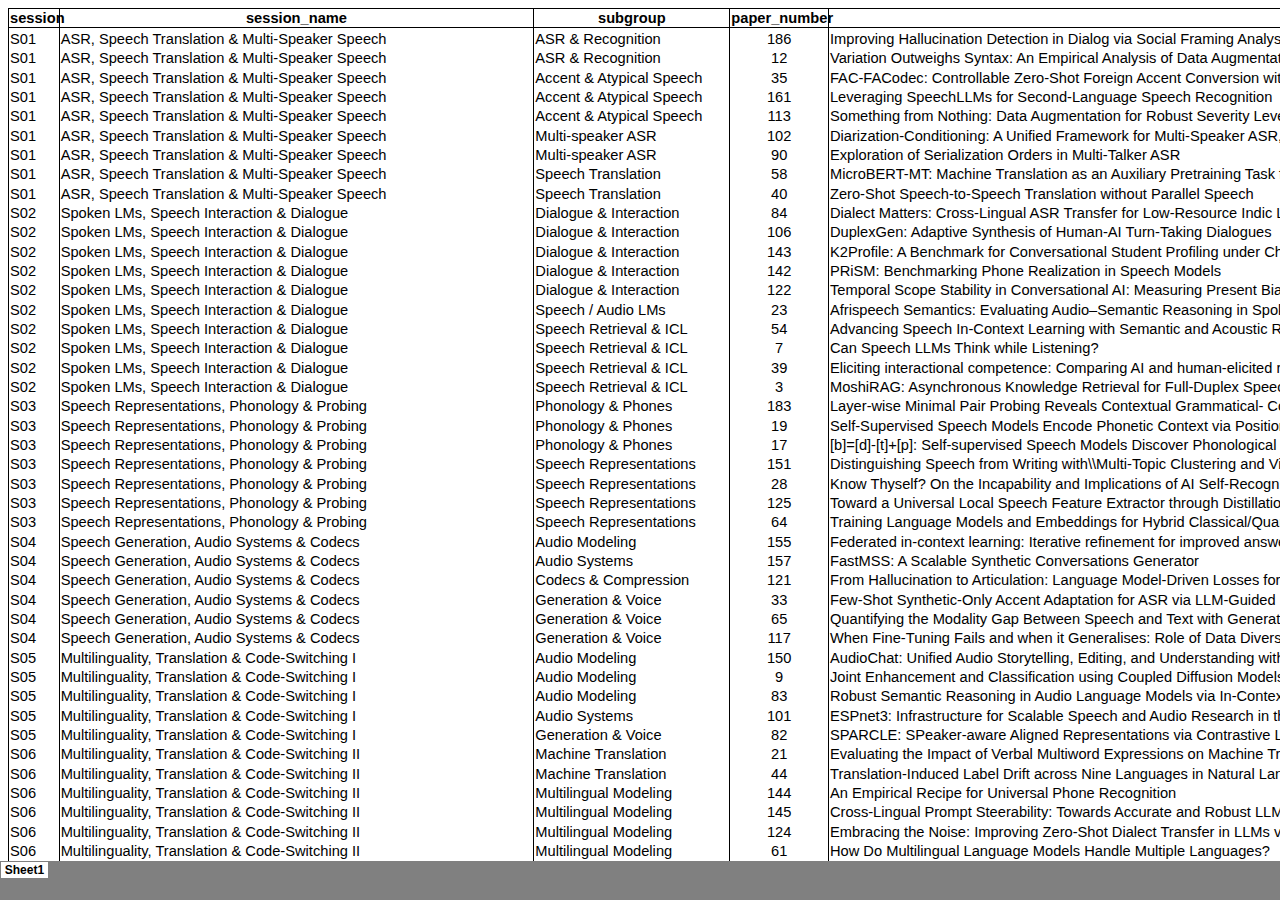
<file: msld_assignments_files/tabstrip.htm>
<html>
<head>
<meta http-equiv=Content-Type content="text/html; charset=windows-1252">
<meta name=ProgId content=Excel.Sheet>
<meta name=Generator content="Microsoft Excel 15">
<link id=Main-File rel=Main-File href="../msld_assignments.htm">

<script language="JavaScript">
<!--
if (window.name!="frTabs")
 window.location.replace(document.all.item("Main-File").href);
//-->
</script>
<style>
<!--
A {
    text-decoration:none;
    color:#000000;
    font-size:9pt;
}
-->
</style>
</head>
<body topmargin=0 leftmargin=0 bgcolor="#808080">
<table border=0 cellspacing=1>
 <tr>
 <td bgcolor="#FFFFFF" nowrap><b><small><small>&nbsp;<a href="sheet001.htm" target="frSheet"><font face="Arial" color="#000000">Sheet1</font></a>&nbsp;</small></small></b></td>

 </tr>
</table>
</body>
</html>
</file>
<file: style.css>
/* 
Theme Name: UIUC NLP Modern Theme
Description: Modern, responsive design for UIUC NLP Center — Siebel School brand compliant
Version: 1.1
*/

/* ===========================
   Illinois / Siebel Brand (audit doc tokens)
   =========================== */
:root {
	/* Official tokens per illinois_brand_header_footer_audit.docx */
	--il-blue: #13294B;
	--il-orange: #FF5F05;
	--il-storm: #707372;
	--il-white: #FFFFFF;
	--font-heading: "Montserrat", Arial, sans-serif;
	--font-body: "Source Sans Pro", Arial, sans-serif;
	/* Aliases */
	--illini-blue: var(--il-blue);
	--illini-orange: var(--il-orange);
	--illini-orange-alt: #C84113; /* Altgeld orange, accessibility */
	--page-bg: #f5f5f5;
	--card-bg: var(--il-white);
	--text: #333;
	--text-muted: var(--il-storm);
}

/* ===========================
   CSS Reset & Base Styles
   =========================== */

* {
	margin: 0;
	padding: 0;
	box-sizing: border-box;
}

html {
	font-size: 16px;
	scroll-behavior: smooth;
}

body {
	font-family: var(--font-body);
	font-size: 1rem;
	line-height: 1.6;
	color: var(--text);
	background-color: var(--page-bg);
	-webkit-font-smoothing: antialiased;
	-moz-osx-font-smoothing: grayscale;
}

/* ===========================
   Typography
   =========================== */

h1, h2, h3, h4, h5, h6 {
	font-family: var(--font-heading);
	font-weight: 600;
	line-height: 1.3;
	margin-bottom: 1rem;
	color: var(--il-blue);
}

h1 {
	font-size: 2.5rem;
}

h2 {
	font-size: 2rem;
	margin-top: 2rem;
}

h3 {
	font-size: 1.5rem;
}

p {
	margin-bottom: 1rem;
}

a {
	color: var(--illini-orange);
	text-decoration: none;
	transition: color 0.3s ease;
}

a:hover {
	color: var(--illini-blue);
}

img {
	max-width: 100%;
	height: auto;
	display: block;
}

/* Constrain images inside fixed-size containers so they never blow out (deploy-safe) */
.logo-container img { object-fit: contain; max-width: 100%; height: auto; display: block; }
.invited-talk-photo img,
.organizer-photo img {
	width: 100%;
	height: 100%;
	max-width: 100%;
	max-height: 100%;
	object-fit: cover;
	object-position: center;
	display: block;
}
.faculty-photo {
	max-width: 100%;
	max-height: 100%;
	object-fit: cover;
	object-position: center;
}
#feature-image { overflow: hidden; }
#feature-image img {
	width: 100%;
	height: 100%;
	max-height: 300px;
	object-fit: cover;
	object-position: center;
	display: block;
}
.widget-box .widget-logo { max-width: 80px; height: auto; display: block; }
.invited-talk-photo,
.organizer-photo {
	min-width: 0;
	overflow: hidden;
}

.screen-reader-text {
	position: absolute;
	width: 1px;
	height: 1px;
	padding: 0;
	margin: -1px;
	overflow: hidden;
	clip: rect(0, 0, 0, 0);
	white-space: nowrap;
	border-width: 0;
}

/* ===========================
   Layout Containers
   =========================== */

.site {
	display: flex;
	flex-direction: column;
	min-height: 100vh;
}

.inner-container {
	max-width: 1200px;
	margin: 0 auto;
	padding: 0 20px;
	width: 100%;
}

#content {
	flex: 1;
	padding: 40px 0;
}

#content .inner-container {
	display: grid;
	grid-template-columns: 1fr 320px;
	gap: 40px;
}

/* ===========================
   Top Bar (Siebel / Grainger branding)
   =========================== */
.site-topbar {
	background-color: var(--illini-blue);
	color: rgba(255, 255, 255, 0.9);
	padding: 8px 0;
	font-size: 0.85rem;
	border-bottom: 1px solid rgba(255, 255, 255, 0.1);
}

.site-topbar .inner-container {
	display: flex;
	flex-wrap: wrap;
	align-items: center;
	justify-content: space-between;
	gap: 12px;
}

.site-topbar a {
	color: rgba(255, 255, 255, 0.95);
}

.site-topbar a:hover {
	color: var(--illini-orange);
}

.topbar-school {
	font-weight: 600;
}

.topbar-divider {
	opacity: 0.5;
	margin: 0 8px;
}

/* ===========================
   Header Styles
   =========================== */

.site-header {
	background-color: var(--il-blue);
	color: #fff;
	padding: 20px 0;
	box-shadow: 0 2px 10px rgba(0, 0, 0, 0.1);
}

.site-branding {
	display: flex;
	align-items: center;
	gap: 30px;
}

/* CS Logo */
.logo-container {
	flex-shrink: 0;
	max-width: 120px;
	overflow: hidden;
}

.cs-logo {
	height: 65px;
	width: auto;
	max-width: 100%;
	display: block;
	object-fit: contain;
}

/* Site Title */
.site-title-wrapper {
	flex: 1;
}

.site-title {
	margin: 0;
	font-size: 1.75rem;
	font-weight: 600;
}

.site-title a {
	color: #fff;
}

.site-title a:hover {
	color: var(--il-orange);
}

.site-description {
	margin: 0;
	font-size: 0.95rem;
	color: rgba(255, 255, 255, 0.85);
	font-weight: 300;
}

/* ===========================
   Navigation Styles
   =========================== */

.main-navigation {
	background-color: var(--card-bg);
	border-bottom: 3px solid var(--il-orange);
	box-shadow: 0 2px 5px rgba(0, 0, 0, 0.05);
	position: sticky;
	top: 0;
	z-index: 100;
}

.main-navigation .inner-container {
	padding: 0;
}

#primary-menu {
	list-style: none;
	display: flex;
	margin: 0;
	padding: 0;
	flex-wrap: wrap;
}

.menu-item {
	position: relative;
}

.menu-item a {
	display: block;
	padding: 18px 25px;
	color: var(--il-blue);
	font-family: var(--font-heading);
	font-weight: 500;
	font-size: 0.95rem;
	transition: all 0.3s ease;
	border-bottom: 3px solid transparent;
	margin-bottom: -3px;
}

.menu-item a:hover,
.menu-item.current-menu-item a {
	background-color: #f8f8f8;
	border-bottom-color: var(--il-orange);
	color: var(--il-orange);
}

/* ===========================
   Feature Image
   =========================== */

#feature-image {
	width: 100%;
	max-height: 300px;
	overflow: hidden;
	position: relative;
	background: linear-gradient(to right, var(--illini-blue), #1a3a5c);
}

#feature-image .thumbnail {
	width: 100%;
	height: 100%;
	display: flex;
	align-items: center;
	justify-content: center;
}

#feature-image img {
	width: 100%;
	height: 300px;
	object-fit: cover;
	opacity: 0.9;
}

/* ===========================
   Main Content
   =========================== */

.content-area {
	background: var(--card-bg);
}

.entry-header {
	margin-bottom: 30px;
	padding-bottom: 20px;
	border-bottom: 3px solid var(--illini-orange);
}

.entry-title {
	color: var(--illini-blue);
	margin: 0;
	font-size: 2.5rem;
}

.entry-content {
	font-size: 1.05rem;
	line-height: 1.8;
}

.intro-section {
	margin-bottom: 40px;
}

.lead-text {
	font-size: 1.2rem;
	font-weight: 400;
	color: var(--illini-blue);
	line-height: 1.7;
	margin-bottom: 1.5rem;
}

/* ===========================
   Content Sections
   =========================== */

.content-section {
	margin: 50px 0;
	padding: 40px;
	background: var(--card-bg);
	border-radius: 8px;
	box-shadow: 0 2px 12px rgba(0, 0, 0, 0.06);
}

.content-section.secondary {
	background: #f8f9fa;
}

.content-section h2 {
	margin-top: 0;
	margin-bottom: 30px;
	font-size: 2rem;
	position: relative;
	padding-bottom: 15px;
}

.content-section h2::after {
	content: '';
	position: absolute;
	bottom: 0;
	left: 0;
	width: 60px;
	height: 3px;
	background: var(--illini-orange);
}

.section-highlight {
	color: var(--illini-orange);
}

/* ===========================
   Events Grid
   =========================== */

.events-grid {
	display: grid;
	grid-template-columns: repeat(auto-fit, minmax(280px, 1fr));
	gap: 30px;
	margin-bottom: 30px;
}

.event-item {
	padding: 30px;
	background: #f8f9fa;
	border-radius: 8px;
	border-left: 4px solid var(--illini-orange);
	transition: transform 0.3s ease, box-shadow 0.3s ease;
}

.event-item:hover {
	transform: translateY(-5px);
	box-shadow: 0 5px 20px rgba(0, 0, 0, 0.1);
}

.event-icon {
	color: var(--illini-orange);
	margin-bottom: 15px;
}

.event-item h3 {
	color: var(--illini-blue);
	margin-bottom: 10px;
	font-size: 1.3rem;
}

.event-item p {
	color: #666;
	font-size: 0.95rem;
	margin-bottom: 15px;
}

.btn-link {
	display: inline-flex;
	align-items: center;
	gap: 8px;
	color: var(--illini-orange);
	font-weight: 600;
	font-size: 0.95rem;
	transition: gap 0.3s ease;
}

.btn-link:hover {
	gap: 12px;
}

.info-box {
	background: #e8f4f8;
	border-left: 4px solid var(--illini-blue);
	padding: 20px;
	border-radius: 4px;
	display: flex;
	align-items: flex-start;
	gap: 15px;
}

.info-box i {
	color: var(--illini-blue);
	margin-top: 3px;
}

.info-box p {
	margin: 0;
	color: var(--illini-blue);
}

/* ===========================
   Faculty Grid
   =========================== */

.faculty-grid {
	display: grid;
	grid-template-columns: repeat(auto-fill, minmax(200px, 1fr));
	gap: 25px;
}

.faculty-member {
	background: #fff;
	padding: 20px;
	border-radius: 8px;
	border: 1px solid #e0e0e0;
	transition: all 0.3s ease;
	text-align: center;
	display: flex;
	flex-direction: column;
	align-items: center;
	height: 100%;
	min-height: 260px;
}

.content-section.secondary .faculty-member {
	background: #fff;
}

.faculty-member:hover {
	box-shadow: 0 8px 25px rgba(0, 0, 0, 0.12);
	border-color: var(--illini-orange);
	transform: translateY(-5px);
}

.faculty-photo {
	width: 120px !important;
	height: 120px !important;
	min-width: 120px !important;
	min-height: 120px !important;
	max-width: 120px !important;
	max-height: 120px !important;
	border-radius: 50% !important;
	object-fit: cover !important;
	object-position: center !important;
	margin: 0 auto 15px auto;
	border: 3px solid var(--illini-orange);
	transition: all 0.3s ease;
	flex-shrink: 0;
	display: block !important;
	overflow: hidden;
}

.faculty-member:hover .faculty-photo {
	border-color: var(--illini-blue);
	box-shadow: 0 4px 15px rgba(255, 95, 5, 0.25);
}

.faculty-info {
	width: 100%;
	display: flex;
	flex-direction: column;
	flex-grow: 1;
	justify-content: center;
}

.faculty-info h3 {
	margin: 0 0 8px 0;
	font-size: 1.05rem;
	line-height: 1.3;
}

.faculty-info h3 a {
	color: var(--illini-blue);
}

.faculty-info h3 a:hover {
	color: var(--illini-orange);
}

.faculty-dept {
	color: #666;
	font-size: 0.8rem;
	font-style: italic;
	margin: 0;
	line-height: 1.4;
}

/* ===========================
   Groups List
   =========================== */

.groups-list {
	display: grid;
	grid-template-columns: repeat(auto-fill, minmax(280px, 1fr));
	gap: 20px;
}

.group-item {
	display: flex;
	flex-direction: column;
	align-items: center;
	text-align: center;
	padding: 18px 15px;
	background: #f8f9fa;
	border-radius: 8px;
	border-top: 3px solid var(--illini-orange);
	transition: all 0.3s ease;
	min-height: 70px;
	justify-content: center;
}

.group-item:hover {
	background: var(--card-bg);
	box-shadow: 0 4px 15px rgba(0, 0, 0, 0.1);
	transform: translateY(-3px);
	border-top-color: var(--illini-blue);
}

.group-content h3 {
	margin: 0;
	font-size: 1.05rem;
	line-height: 1.3;
}

.group-content h3 a {
	color: var(--illini-blue);
}

.group-content h3 a:hover {
	color: var(--illini-orange);
}

.group-content p {
	color: #666;
	margin: 0;
	font-size: 0.95rem;
}

/* ===========================
   Sidebar Widgets
   =========================== */

.widget-area {
	position: sticky;
	top: 80px;
	align-self: flex-start;
}

.widget {
	margin-bottom: 30px;
}

.widget-box {
	background: #f8f9fa;
	padding: 25px;
	border-radius: 8px;
	border-top: 4px solid var(--illini-orange);
	box-shadow: 0 2px 10px rgba(0, 0, 0, 0.05);
}

.widget-logo {
	width: 80px;
	margin: 0 auto 20px;
}

.widget-title {
	color: var(--illini-blue);
	font-size: 1.4rem;
	margin-bottom: 15px;
	margin-top: 0;
}

.widget p {
	color: #666;
	font-size: 0.95rem;
	line-height: 1.6;
}

.widget i {
	color: var(--illini-orange);
	margin-right: 8px;
}

.widget a {
	color: var(--illini-orange);
	word-break: break-word;
}

/* Twitter Widget */
.widget-twitter .widget-title i {
	margin-right: 8px;
	color: #1DA1F2;
}

.widget-twitter .widget-box {
	padding: 20px 15px;
}

.widget-twitter .twitter-timeline {
	margin-top: 15px;
}

/* ===========================
   Footer Styles
   =========================== */

.site-footer {
	background-color: var(--illini-blue);
	color: #fff;
	padding: 40px 0 20px;
	margin-top: 60px;
}

.footer-content {
	display: grid;
	grid-template-columns: 1.5fr 1fr 1fr;
	gap: 40px;
	padding-bottom: 30px;
	border-bottom: 1px solid rgba(255, 255, 255, 0.2);
	margin-bottom: 20px;
}

.footer-branding-block p:first-child {
	font-weight: 600;
	margin-bottom: 8px;
}

.footer-address {
	font-size: 0.95rem;
	line-height: 1.6;
	color: rgba(255, 255, 255, 0.9);
	margin-top: 8px;
}

.footer-address a {
	color: rgba(255, 255, 255, 0.95);
}

.footer-address a:hover {
	color: var(--illini-orange);
}

.footer-section-title {
	font-size: 1rem;
	font-weight: 600;
	margin-bottom: 12px;
	text-transform: uppercase;
	letter-spacing: 0.05em;
	color: rgba(255, 255, 255, 0.95);
}

.footer-social {
	display: flex;
	gap: 12px;
	margin-top: 12px;
}

.footer-social a {
	display: inline-flex;
	align-items: center;
	justify-content: center;
	width: 36px;
	height: 36px;
	border-radius: 50%;
	background: rgba(255, 255, 255, 0.15);
	color: #fff;
	transition: background 0.2s, color 0.2s;
}

.footer-social a:hover {
	background: var(--illini-orange);
	color: #fff;
}

.footer-explore ul,
.footer-connect ul {
	list-style: none;
	padding: 0;
	margin: 0;
}

.footer-explore li,
.footer-connect li {
	margin-bottom: 8px;
}

.footer-explore a,
.footer-connect a {
	color: rgba(255, 255, 255, 0.85);
	font-size: 0.95rem;
}

.footer-explore a:hover,
.footer-connect a:hover {
	color: var(--il-orange);
}

.footer-policy {
	display: flex;
	flex-wrap: wrap;
	align-items: center;
	justify-content: center;
	gap: 12px 24px;
	margin-bottom: 16px;
	font-size: 0.9rem;
}

.footer-policy a {
	color: rgba(255, 255, 255, 0.85);
}

.footer-policy a:hover {
	color: var(--il-orange);
}

.footer-policy span {
	color: rgba(255, 255, 255, 0.6);
}

.footer-title {
	font-size: 1.2rem;
	font-weight: 600;
	margin-bottom: 10px;
}

.footer-branding p {
	color: rgba(255, 255, 255, 0.85);
	margin-bottom: 5px;
}

.footer-links ul {
	list-style: none;
	padding: 0;
	margin: 0;
}

.footer-links li {
	margin-bottom: 10px;
}

.footer-links a {
	color: rgba(255, 255, 255, 0.85);
	transition: color 0.3s ease;
}

.footer-links a:hover {
	color: var(--il-orange);
}

.footer-bottom {
	text-align: center;
	padding-top: 20px;
}

.footer-bottom p {
	color: rgba(255, 255, 255, 0.7);
	font-size: 0.9rem;
	margin: 0;
}

/* ===========================
   Responsive Design
   =========================== */

@media screen and (max-width: 992px) {
	#content .inner-container {
		grid-template-columns: 1fr;
	}

	.widget-area {
		position: static;
	}

	.site-branding {
		flex-direction: column;
		gap: 20px;
		align-items: flex-start;
	}

	.events-grid {
		grid-template-columns: 1fr;
	}

	.faculty-grid {
		grid-template-columns: repeat(auto-fill, minmax(180px, 1fr));
	}
	
	.faculty-photo {
		width: 100px !important;
		height: 100px !important;
		min-width: 100px !important;
		min-height: 100px !important;
		max-width: 100px !important;
		max-height: 100px !important;
		border-radius: 50% !important;
		object-fit: cover !important;
	}
	
	.faculty-member {
		min-height: 240px;
	}
}

@media screen and (max-width: 768px) {
	html {
		font-size: 15px;
	}

	.inner-container {
		padding: 0 15px;
	}

	h1 {
		font-size: 2rem;
	}

	h2 {
		font-size: 1.6rem;
	}

	.site-title {
		font-size: 1.4rem;
	}

	#primary-menu {
		flex-direction: column;
	}

	.menu-item a {
		padding: 15px 20px;
	}

	#feature-image {
		max-height: 200px;
	}

	#feature-image img {
		height: 200px;
	}

	.content-section {
		padding: 25px 20px;
	}

	.faculty-grid {
		grid-template-columns: repeat(auto-fill, minmax(160px, 1fr));
	}
	
	.faculty-photo {
		width: 90px !important;
		height: 90px !important;
		min-width: 90px !important;
		min-height: 90px !important;
		max-width: 90px !important;
		max-height: 90px !important;
		border-radius: 50% !important;
		object-fit: cover !important;
	}
	
	.faculty-member {
		min-height: 220px;
		padding: 15px;
	}
	
	.faculty-info h3 {
		font-size: 0.95rem;
	}

	.footer-content {
		grid-template-columns: 1fr;
		gap: 30px;
	}

	.site-topbar .inner-container {
		flex-direction: column;
		align-items: flex-start;
	}

	.event-item {
		padding: 20px;
	}
	
	.groups-list {
		grid-template-columns: repeat(auto-fill, minmax(240px, 1fr));
	}
	
	.group-item {
		padding: 15px 12px;
		min-height: 60px;
	}
}

@media screen and (max-width: 480px) {
	.cs-logo {
		height: 50px;
	}

	.site-title {
		font-size: 1.2rem;
	}

	.site-description {
		font-size: 0.85rem;
	}

	.entry-title {
		font-size: 1.8rem;
	}

	.lead-text {
		font-size: 1.05rem;
	}

	.content-section {
		margin: 30px 0;
	}
	
	.groups-list {
		grid-template-columns: 1fr;
	}
	
	.group-item {
		padding: 15px;
		min-height: 60px;
	}
	
	.group-content h3 {
		font-size: 0.95rem;
	}
}

/* ===========================
   Utility Classes
   =========================== */

.text-center {
	text-align: center;
}

.mt-1 { margin-top: 0.5rem; }
.mt-2 { margin-top: 1rem; }
.mt-3 { margin-top: 1.5rem; }
.mt-4 { margin-top: 2rem; }

.mb-1 { margin-bottom: 0.5rem; }
.mb-2 { margin-bottom: 1rem; }
.mb-3 { margin-bottom: 1.5rem; }
.mb-4 { margin-bottom: 2rem; }

/* ===========================
   Print Styles
   =========================== */

@media print {
	.main-navigation,
	.widget-area,
	.site-footer,
	#feature-image {
		display: none;
	}

	body {
		font-size: 12pt;
		color: #000;
	}

	a {
		color: #000;
		text-decoration: underline;
	}
}

.organizer-subtitle {
  margin-top: 2.5rem;
  margin-bottom: 1rem;
  font-size: 1.4rem;
  font-weight: 600;
}

/* Invited Talks – no JS */

.invited-talks {
    display: grid;
    grid-template-columns: 1fr;
    gap: 22px;
    margin-top: 20px;
}

.invited-talk {
    background: var(--card-bg);
    border: 1px solid #e0e0e0;
    border-left: 4px solid var(--illini-orange);
    border-radius: 10px;
    padding: 22px 24px;
    box-shadow: 0 8px 22px rgba(0, 0, 0, 0.08);
    display: flex;
    gap: 24px;
    align-items: flex-start;
}

.invited-talk-photo {
    flex-shrink: 0;
    width: 120px;
    height: 120px;
    min-width: 120px;
    min-height: 120px;
    max-width: 120px;
    max-height: 120px;
    border-radius: 8px;
    overflow: hidden;
    border: 2px solid rgba(255, 95, 5, 0.35);
}

.invited-talk-photo img {
    width: 100%;
    height: 100%;
    max-width: 100%;
    max-height: 100%;
    object-fit: cover;
    object-position: center;
    display: block;
}

.invited-talk-body {
    flex: 1;
    min-width: 0;
}

.invited-talk h3 {
    margin: 0;
    font-size: 1.15rem;
    color: var(--illini-blue);
    font-weight: 600;
}

.invited-affiliation {
    font-size: 0.95rem;
    color: #666;
    margin-top: 4px;
}

.invited-title {
    font-style: italic;
    margin: 10px 0 14px 0;
    color: #444;
}

/* details / summary styling */

.invited-details {
    margin-top: 10px;
}

.invited-details summary {
    display: inline-block;
    background: var(--illini-blue);
    color: #fff;
    padding: 6px 14px;
    margin-right: 8px;
    border-radius: 6px;
    font-size: 0.85rem;
    cursor: pointer;
    list-style: none;
}

.invited-details summary::-webkit-details-marker {
    display: none;
}

.invited-details.secondary summary {
    background: var(--illini-orange);
}

.invited-content {
    margin-top: 12px;
    color: #444;
    line-height: 1.65;
    font-size: 0.95rem;
}

@media screen and (max-width: 480px) {
    .invited-talk {
        flex-direction: column;
    }
    .invited-talk-photo {
        margin: 0 auto;
    }
}
</file>
